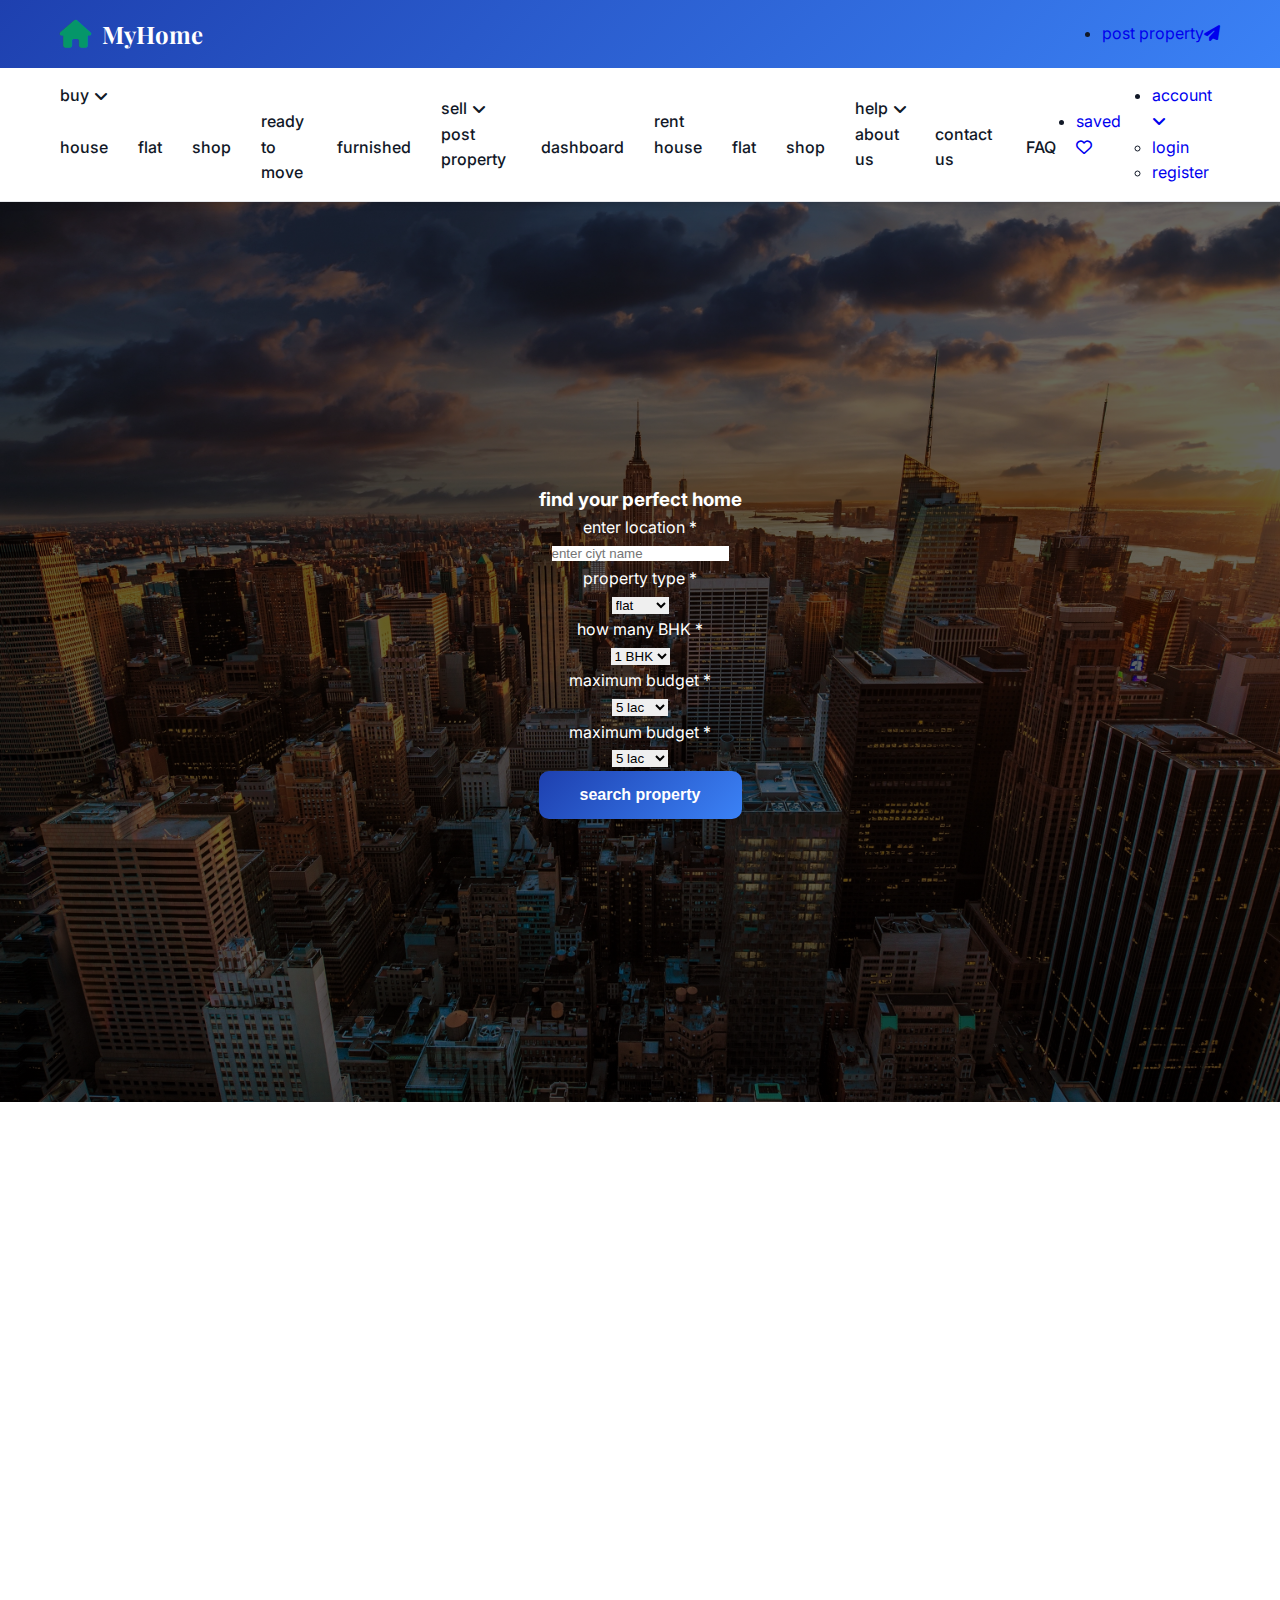
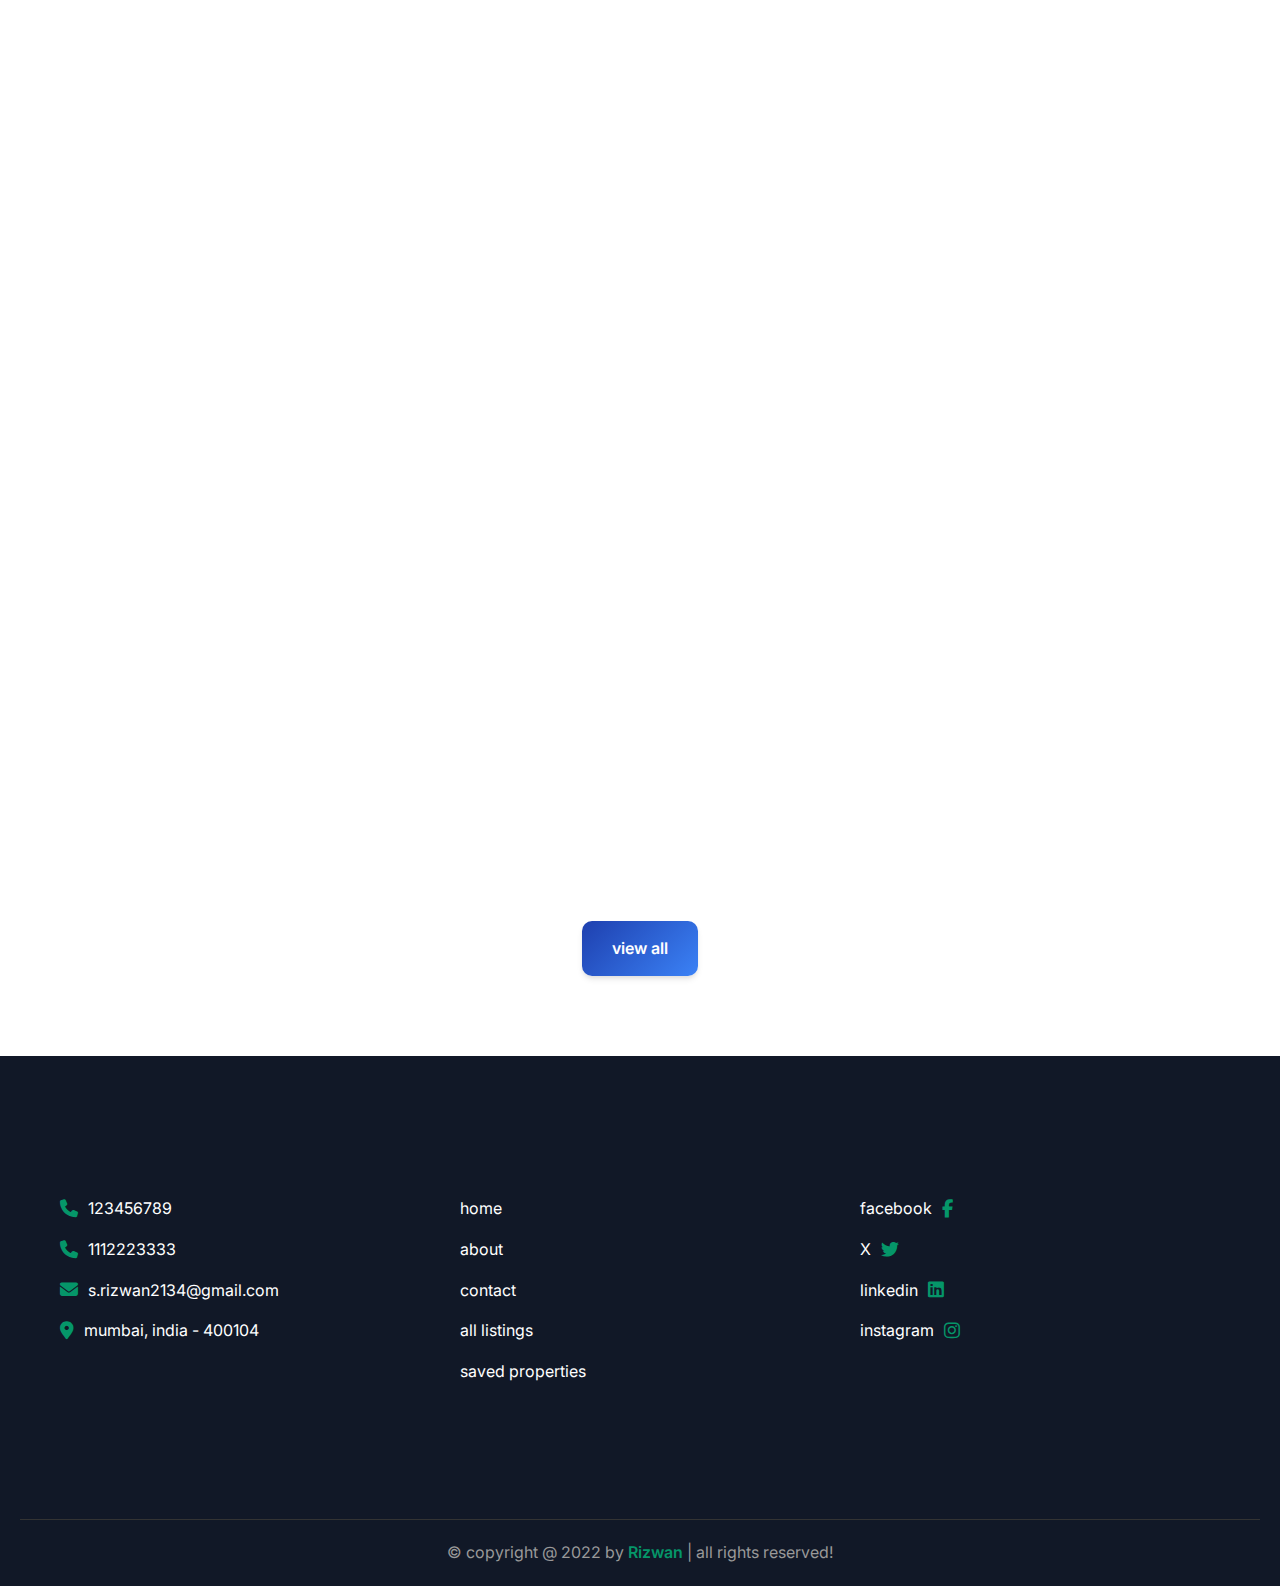
<file: index.html>
<!DOCTYPE html>
<html lang="en">
<head>
   <meta charset="UTF-8">
   <meta http-equiv="X-UA-Compatible" content="IE=edge">
   <meta name="viewport" content="width=device-width, initial-scale=1.0">
   <title>Home</title>

   <!-- font awesome cdn link  -->
   <link rel="stylesheet" href="https://cdnjs.cloudflare.com/ajax/libs/font-awesome/6.2.0/css/all.min.css">

   <!-- custom css file link  -->
   <link rel="stylesheet" href="css\style.css">

</head>
<body>
   
<!-- header section starts  -->

<header class="header">

   <nav class="navbar nav-1">
      <section class="flex">
         <a href="home.html" class="logo"><i class="fas fa-house"></i>MyHome</a>

         <ul>
            <li><a href="#">post property<i class="fas fa-paper-plane"></i></a></li>
         </ul>
      </section>
   </nav>

   <nav class="navbar nav-2">
      <section class="flex">
         <div id="menu-btn" class="fas fa-bars"></div>

         <div class="menu">
            <ul>
               <li><a href="buy.html">buy<i class="fas fa-angle-down"></i></a>
                  <ul>
                     <li><a href="house.html">house</a></li>
                     <li><a href="flat.html">flat</a></li>
                     <li><a href="shop.html">shop</a></li>
                     <li><a href="readytomove.html">ready to move</a></li>
                     <li><a href="furnished.html">furnished</a></li>
                  </ul>
               </li>
               <li><a href="#">sell<i class="fas fa-angle-down"></i></a>
                  <ul>
                     <li><a href="#">post property</a></li>
                     <li><a href="#">dashboard</a></li>
                  </ul>
               </li>
               <li><a href="#">rent</a>
                  <ul>
                     <li><a href="#">house</a></li>
                     <li><a href="#">flat</a></li>
                     <li><a href="#">shop</a></li>
                  </ul>
               </li>
               <li><a href="#">help<i class="fas fa-angle-down"></i></a>
                  <ul>
                     <li><a href="about.html">about us</a></i></li>
                     <li><a href="contact.html">contact us</a></i></li>
                     <li><a href="contact.html#faq">FAQ</a></i></li>
                  </ul>
               </li>
            </ul>
         </div>

         <ul>
            <li><a href="#">saved <i class="far fa-heart"></i></a></li>
            <li><a href="#">account <i class="fas fa-angle-down"></i></a>
               <ul>
                  <li><a href="login.html">login</a></li>
                  <li><a href="register.html">register</a></li>
               </ul>
            </li>
         </ul>
      </section>
   </nav>

</header>

<!-- header section ends -->

<!-- home section starts  -->

<div class="home">

   <section class="center">

      <form action="search.html" method="post">
         <h3>find your perfect home</h3>
         <div class="box">
            <p>enter location <span>*</span></p>
            <input type="text" name="location" required maxlength="50" placeholder="enter ciyt name" class="input">
         </div>
         <div class="flex">
            <div class="box">
               <p>property type <span>*</span></p>
               <select name="type" class="input" required>
                  <option value="flat">flat</option>
                  <option value="house">house</option>
                  <option value="shop">shop</option>
               </select>
            </div>
            <div class="box">
               <p>how many BHK <span>*</span></p>
               <select name="bhk" class="input" required>
                  <option value="1">1 BHK</option>
                  <option value="2">2 BHK</option>
                  <option value="3">3 BHK</option>
                  <option value="4">4 BHK</option>
                  <option value="5">5 BHK</option>
                  <option value="6">6 BHK</option>
                  <option value="7">7 BHK</option>
                  <option value="8">8 BHK</option>
                  <option value="9">9 BHK</option>
               </select>
            </div>
            <div class="box">
               <p>maximum budget <span>*</span></p>
               <select name="minimum" class="input" required>
                  <option value="5000000">5 lac</option>
                  <option value="1000000">10 lac</option>
                  <option value="2000000">20 lac</option>
                  <option value="3000000">30 lac</option>
                  <option value="4000000">40 lac</option>
                  <option value="4000000">40 lac</option>
                  <option value="5000000">50 lac</option>
                  <option value="6000000">60 lac</option>
                  <option value="7000000">70 lac</option>
                  <option value="8000000">80 lac</option>
                  <option value="9000000">90 lac</option>
                  <option value="10000000">1 Cr</option>
                  <option value="20000000">2 Cr</option>
                  <option value="30000000">3 Cr</option>
                  <option value="40000000">4 Cr</option>
                  <option value="50000000">5 Cr</option>
                  <option value="60000000">6 Cr</option>
                  <option value="70000000">7 Cr</option>
                  <option value="80000000">8 Cr</option>
                  <option value="90000000">9 Cr</option>
                  <option value="100000000">10 Cr</option>
                  <option value="150000000">15 Cr</option>
                  <option value="200000000">20 Cr</option>
               </select>
            </div>
            <div class="box">
               <p>maximum budget <span>*</span></p>
               <select name="maximum" class="input" required>
                  <option value="5000000">5 lac</option>
                  <option value="1000000">10 lac</option>
                  <option value="2000000">20 lac</option>
                  <option value="3000000">30 lac</option>
                  <option value="4000000">40 lac</option>
                  <option value="4000000">40 lac</option>
                  <option value="5000000">50 lac</option>
                  <option value="6000000">60 lac</option>
                  <option value="7000000">70 lac</option>
                  <option value="8000000">80 lac</option>
                  <option value="9000000">90 lac</option>
                  <option value="10000000">1 Cr</option>
                  <option value="20000000">2 Cr</option>
                  <option value="30000000">3 Cr</option>
                  <option value="40000000">4 Cr</option>
                  <option value="50000000">5 Cr</option>
                  <option value="60000000">6 Cr</option>
                  <option value="70000000">7 Cr</option>
                  <option value="80000000">8 Cr</option>
                  <option value="90000000">9 Cr</option>
                  <option value="100000000">10 Cr</option>
                  <option value="150000000">15 Cr</option>
                  <option value="200000000">20 Cr</option>
               </select>
            </div>
         </div>
         <input type="submit" value="search property" name="search" class="btn">
      </form>

   </section>

</div>

<!-- home section ends -->

<!-- services section starts  -->

<!--<section class="services">

   <h1 class="heading">our services</h1>

   <div class="box-container">

      <div class="box">
         <img src="images/icon-1.png" alt="">
         <h3>buy house</h3>
         <p>Lorem ipsum dolor sit amet consectetur, adipisicing elit. Doloremque, incidunt.</p>
      </div>

      <div class="box">
         <img src="images/icon-2.png" alt="">
         <h3>rent house</h3>
         <p>Lorem ipsum dolor sit amet consectetur, adipisicing elit. Doloremque, incidunt.</p>
      </div>

      <div class="box">
         <img src="images/icon-3.png" alt="">
         <h3>sell house</h3>
         <p>Lorem ipsum dolor sit amet consectetur, adipisicing elit. Doloremque, incidunt.</p>
      </div>

      <div class="box">
         <img src="images/icon-4.png" alt="">
         <h3>flats and buildings</h3>
         <p>Lorem ipsum dolor sit amet consectetur, adipisicing elit. Doloremque, incidunt.</p>
      </div>

      <div class="box">
         <img src="images/icon-5.png" alt="">
         <h3>shops and malls</h3>
         <p>Lorem ipsum dolor sit amet consectetur, adipisicing elit. Doloremque, incidunt.</p>
      </div>

      <div class="box">
         <img src="images/icon-6.png" alt="">
         <h3>24/7 service</h3>
         <p>Lorem ipsum dolor sit amet consectetur, adipisicing elit. Doloremque, incidunt.</p>
      </div>

   </div>

</section> -->

<!-- services section ends -->

<!-- listings section starts  -->

<section class="listings">

   <h1 class="heading">latest listings</h1>

   <div class="box-container">

      <div class="box">
         <div class="admin">
            <h3>j</h3>
            <div>
               <p>john deo</p>
               <span>10-11-2022</span>
            </div>
         </div>
         <div class="thumb">
            <p class="total-images"><i class="far fa-image"></i><span>4</span></p>
            <p class="type"><span>house</span><span>sale</span></p>
            <form action="" method="post" class="save">
               <button type="submit" name="save" class="far fa-heart"></button>
            </form>
            <img src="images/house-img-1.webp" alt="">
         </div>
         <h3 class="name">modern flats and appartments</h3>
         <p class="location"><i class="fas fa-map-marker-alt"></i><span>andheri, mumbai, india - 401303</span></p>
         <div class="flex">
            <p><i class="fas fa-bed"></i><span>3</span></p>
            <p><i class="fas fa-bath"></i><span>2</span></p>
            <p><i class="fas fa-maximize"></i><span>750sqft</span></p>
         </div>
         <a href="view_property.html" class="btn">view property</a>
      </div>

      <div class="box">
         <div class="admin">
            <h3>j</h3>
            <div>
               <p>john deo</p>
               <span>10-11-2022</span>
            </div>
         </div>
         <div class="thumb">
            <p class="total-images"><i class="far fa-image"></i><span>4</span></p>
            <p class="type"><span>flat</span><span>sale</span></p>
            <form action="" method="post" class="save">
               <button type="submit" name="save" class="far fa-heart"></button>
            </form>
            <img src="images/house-img-2.webp" alt="">
         </div>
         <h3 class="name">modern flats and appartments</h3>
         <p class="location"><i class="fas fa-map-marker-alt"></i><span>andheri, mumbai, india - 401303</span></p>
         <div class="flex">
            <p><i class="fas fa-bed"></i><span>3</span></p>
            <p><i class="fas fa-bath"></i><span>2</span></p>
            <p><i class="fas fa-maximize"></i><span>750sqft</span></p>
         </div>
         <a href="view_property.html" class="btn">view property</a>
      </div>

      <div class="box">
         <div class="admin">
            <h3>j</h3>
            <div>
               <p>john deo</p>
               <span>10-11-2022</span>
            </div>
         </div>
         <div class="thumb">
            <p class="total-images"><i class="far fa-image"></i><span>4</span></p>
            <p class="type"><span>flat</span><span>sale</span></p>
            <form action="" method="post" class="save">
               <button type="submit" name="save" class="far fa-heart"></button>
            </form>
            <img src="images/house-img-3.jpg" alt="">
         </div>
         <h3 class="name">modern flats and appartments</h3>
         <p class="location"><i class="fas fa-map-marker-alt"></i><span>andheri, mumbai, india - 401303</span></p>
         <div class="flex">
            <p><i class="fas fa-bed"></i><span>3</span></p>
            <p><i class="fas fa-bath"></i><span>2</span></p>
            <p><i class="fas fa-maximize"></i><span>750sqft</span></p>
         </div>
         <a href="view_property.html" class="btn">view property</a>
      </div>

   </div>

   <div style="margin-top: 2rem; text-align:center;">
      <a href="listings.html" class="inline-btn">view all</a>
   </div>

</section>

<!-- listings section ends -->










<!-- footer section starts  -->

<footer class="footer">

   <section class="flex">

      <div class="box">
         <a href="tel:1234567890"><i class="fas fa-phone"></i><span>123456789</span></a>
         <a href="tel:1112223333"><i class="fas fa-phone"></i><span>1112223333</span></a>
         <a href="mailto:s.rizwan2134@gmail.com"><i class="fas fa-envelope"></i><span>s.rizwan2134@gmail.com</span></a>
         <a href="#"><i class="fas fa-map-marker-alt"></i><span>mumbai, india - 400104</span></a>
      </div>

      <div class="box">
         <a href="home.html"><span>home</span></a>
         <a href="about.html"><span>about</span></a>
         <a href="contact.html"><span>contact</span></a>
         <a href="listings.html"><span>all listings</span></a>
         <a href="#"><span>saved properties</span></a>
      </div>

      <div class="box">
         <a href="https://www.facebook.com/" target="_blank"><span>facebook</span><i class="fab fa-facebook-f"></i></a>
         <a href="#"><span>X</span><i class="fab fa-twitter"></i></a>
         <a href="#"><span>linkedin</span><i class="fab fa-linkedin"></i></a>
         <a href="#"><span>instagram</span><i class="fab fa-instagram"></i></a>

      </div>

   </section>

   <div class="credit">&copy; copyright @ 2022 by <span>Rizwan</span> | all rights reserved!</div>

</footer>

<!-- footer section ends -->


<!-- custom js file link  -->
<script src="js/script.js"></script>

</body>
</html>
</file>
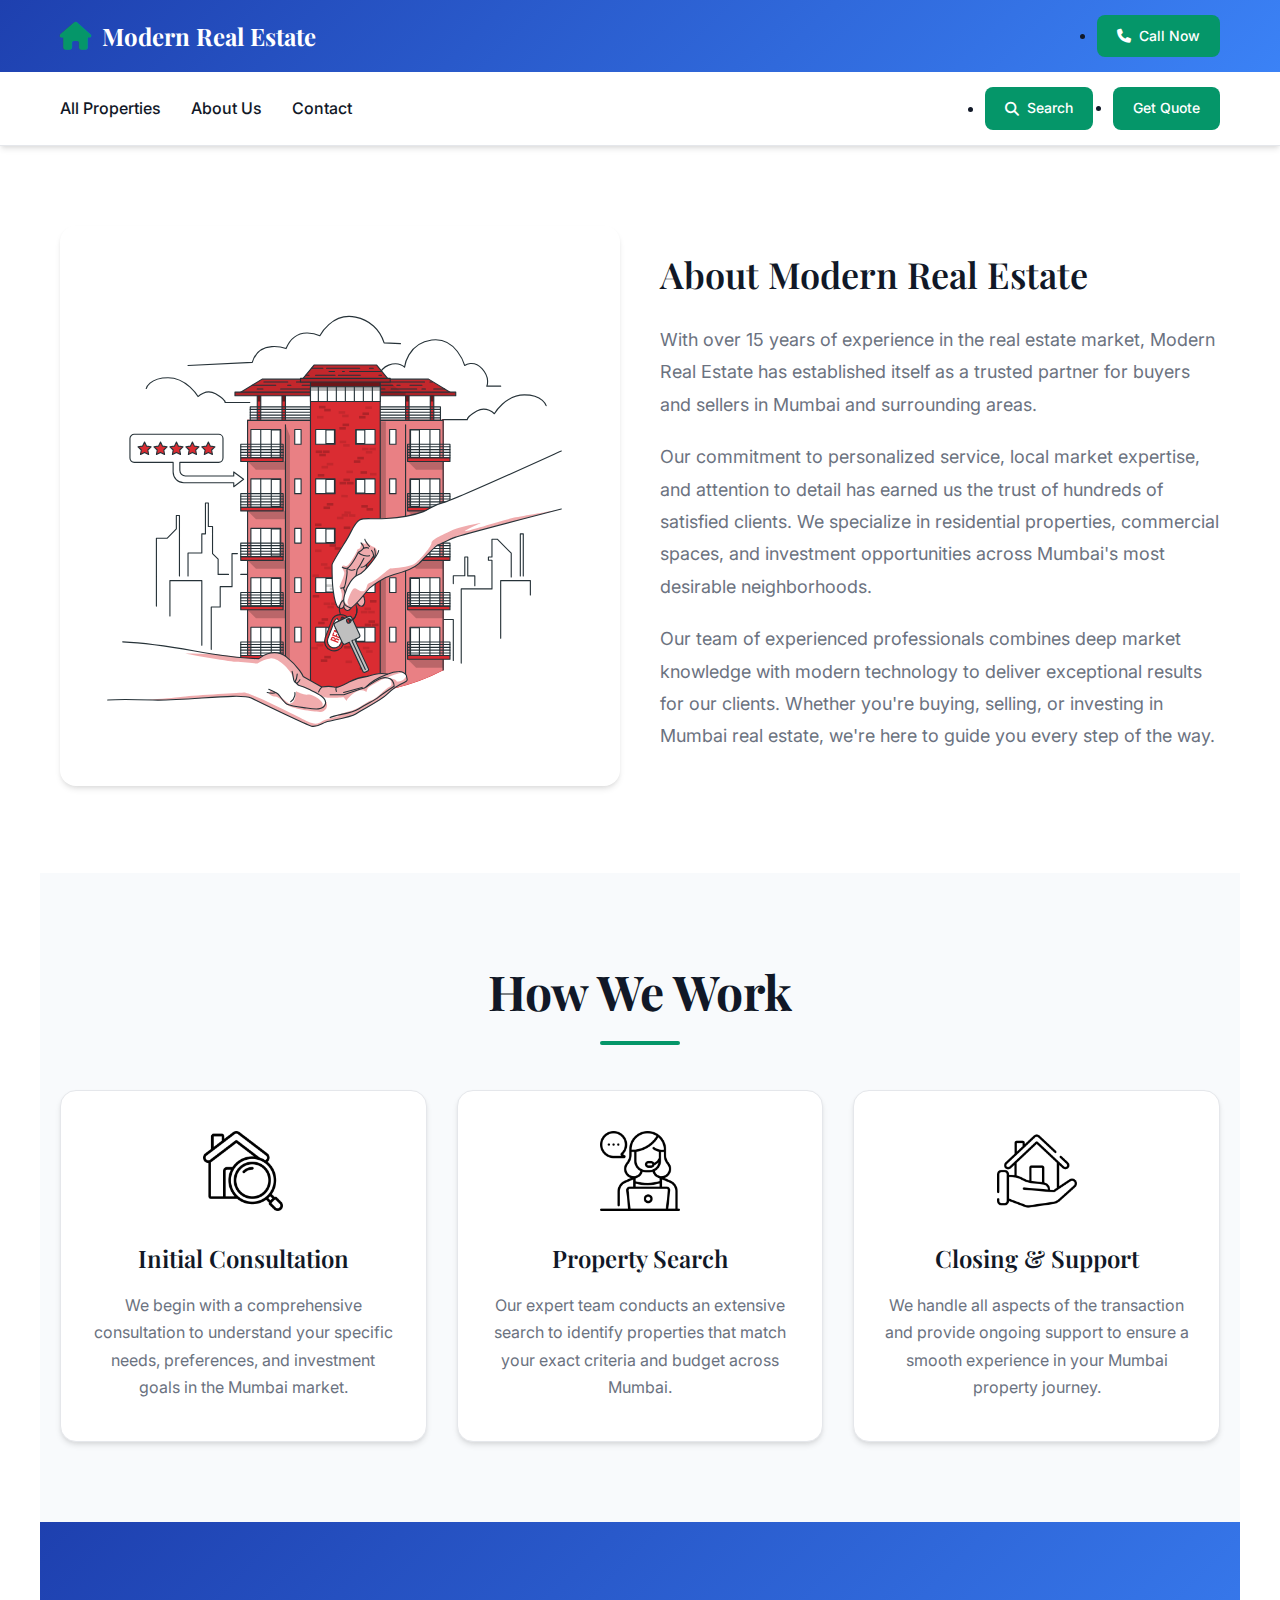
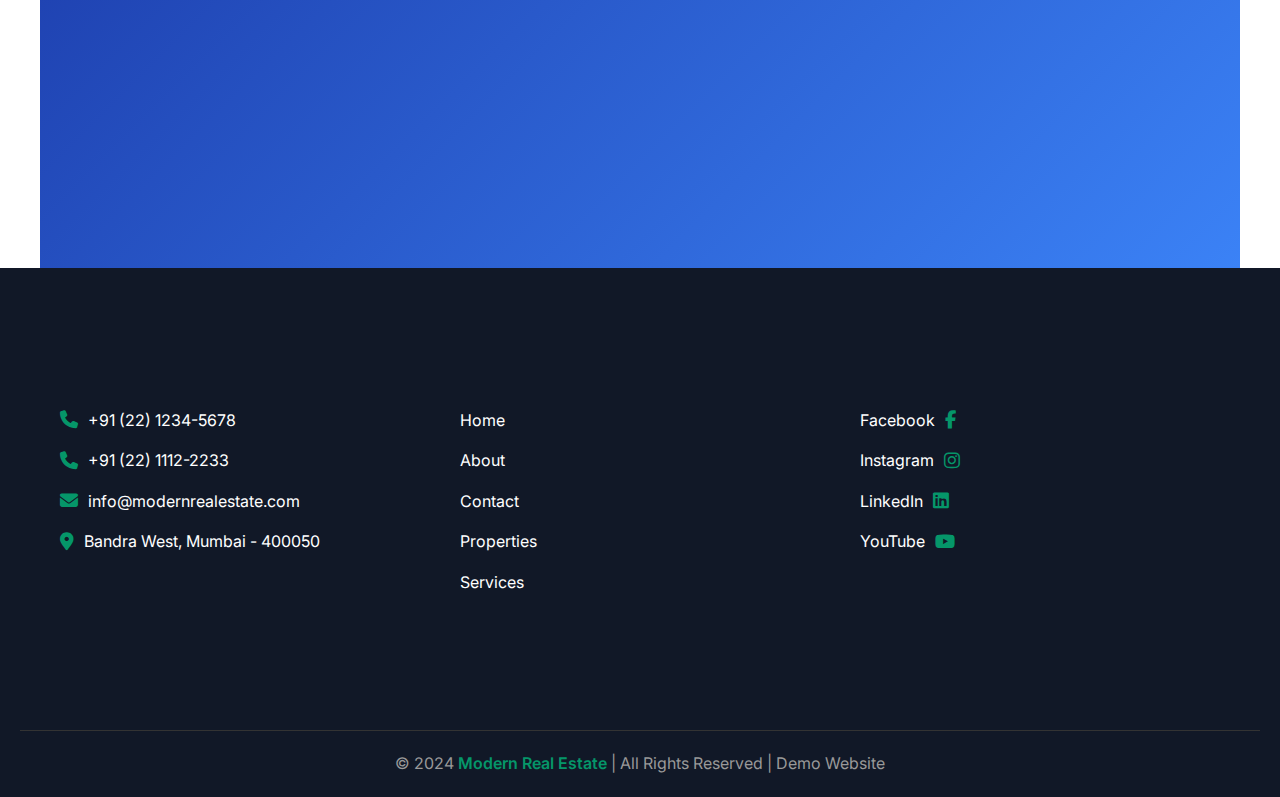
<file: about.html>
<!DOCTYPE html>
<html lang="en">
<head>
   <meta charset="UTF-8">
   <meta http-equiv="X-UA-Compatible" content="IE=edge">
   <meta name="viewport" content="width=device-width, initial-scale=1.0">
   <title>About Us - Modern Real Estate</title>

   <!-- font awesome cdn link  -->
   <link rel="stylesheet" href="https://cdnjs.cloudflare.com/ajax/libs/font-awesome/6.2.0/css/all.min.css">

   <!-- custom css file link  -->
   <link rel="stylesheet" href="css\style.css">

</head>
<body>
   
<!-- header section starts  -->

<header class="header">

   <nav class="navbar nav-1">
      <section class="flex">
         <a href="index.html" class="logo"><i class="fas fa-home"></i>Modern Real Estate</a>

         <ul>
            <li><a href="tel:+1234567890" class="contact-btn"><i class="fas fa-phone"></i>Call Now</a></li>
         </ul>
      </section>
   </nav>

   <nav class="navbar nav-2">
      <section class="flex">
         <div id="menu-btn" class="fas fa-bars"></div>

         <div class="menu">
            <ul>
               <li><a href="listings.html">All Properties</a></li>
               <li><a href="about.html">About Us</a></li>
               <li><a href="contact.html">Contact</a></li>
            </ul>
         </div>

         <ul>
            <li><a href="#" class="search-btn"><i class="fas fa-search"></i>Search</a></li>
            <li><a href="contact.html" class="contact-nav">Get Quote</a></li>
         </ul>
      </section>
   </nav>

</header>

<!-- header section ends -->

<!-- about section starts  -->

<section class="about">
   <div class="row">
      <div class="image">
         <img src="images/about-img.svg" alt="About Modern Real Estate">
      </div>
      <div class="content">
         <h3>About Modern Real Estate</h3>
         <p>With over 15 years of experience in the real estate market, Modern Real Estate has established itself as a trusted partner for buyers and sellers in Mumbai and surrounding areas.</p>
         <p>Our commitment to personalized service, local market expertise, and attention to detail has earned us the trust of hundreds of satisfied clients. We specialize in residential properties, commercial spaces, and investment opportunities across Mumbai's most desirable neighborhoods.</p>
         <p>Our team of experienced professionals combines deep market knowledge with modern technology to deliver exceptional results for our clients. Whether you're buying, selling, or investing in Mumbai real estate, we're here to guide you every step of the way.</p>
      </div>
   </div>
</section>

<!-- about section ends -->

<!-- steps section starts  -->

<section class="steps">
   <h1 class="heading">How We Work</h1>
   <div class="box-container">
      <div class="box">
         <img src="images/step-1.png" alt="Step 1">
         <h3>Initial Consultation</h3>
         <p>We begin with a comprehensive consultation to understand your specific needs, preferences, and investment goals in the Mumbai market.</p>
      </div>
      <div class="box">
         <img src="images/step-2.png" alt="Step 2">
         <h3>Property Search</h3>
         <p>Our expert team conducts an extensive search to identify properties that match your exact criteria and budget across Mumbai.</p>
      </div>
      <div class="box">
         <img src="images/step-3.png" alt="Step 3">
         <h3>Closing & Support</h3>
         <p>We handle all aspects of the transaction and provide ongoing support to ensure a smooth experience in your Mumbai property journey.</p>
      </div>
   </div>
</section>

<!-- steps section ends -->

<!-- stats section starts  -->

<section class="stats">
   <div class="stats-container">
      <div class="stat-item">
         <i class="fas fa-home"></i>
         <h3>200+</h3>
         <p>Properties Sold</p>
      </div>
      <div class="stat-item">
         <i class="fas fa-users"></i>
         <h3>500+</h3>
         <p>Happy Clients</p>
      </div>
      <div class="stat-item">
         <i class="fas fa-award"></i>
         <h3>15+</h3>
         <p>Years Experience</p>
      </div>
      <div class="stat-item">
         <i class="fas fa-star"></i>
         <h3>4.8</h3>
         <p>Client Rating</p>
      </div>
   </div>
</section>

<!-- stats section ends -->

<!-- footer section starts  -->

<footer class="footer">
   <section class="flex">
      <div class="box">
         <a href="tel:1234567890"><i class="fas fa-phone"></i><span>+91 (22) 1234-5678</span></a>
         <a href="tel:1112223333"><i class="fas fa-phone"></i><span>+91 (22) 1112-2233</span></a>
         <a href="mailto:info@modernrealestate.com"><i class="fas fa-envelope"></i><span>info@modernrealestate.com</span></a>
         <a href="#"><i class="fas fa-map-marker-alt"></i><span>Bandra West, Mumbai - 400050</span></a>
      </div>

      <div class="box">
         <a href="index.html"><span>Home</span></a>
         <a href="about.html"><span>About</span></a>
         <a href="contact.html"><span>Contact</span></a>
         <a href="listings.html"><span>Properties</span></a>
         <a href="#"><span>Services</span></a>
      </div>

      <div class="box">
         <a href="https://www.facebook.com/" target="_blank"><span>Facebook</span><i class="fab fa-facebook-f"></i></a>
         <a href="#"><span>Instagram</span><i class="fab fa-instagram"></i></a>
         <a href="#"><span>LinkedIn</span><i class="fab fa-linkedin"></i></a>
         <a href="#"><span>YouTube</span><i class="fab fa-youtube"></i></a>
      </div>
   </section>

   <div class="credit">&copy; 2024 <span>Modern Real Estate</span> | All Rights Reserved | Demo Website</div>
</footer>

<!-- footer section ends -->

<!-- custom js file link  -->
<script src="js/script.js"></script>

</body>
</html>
</file>
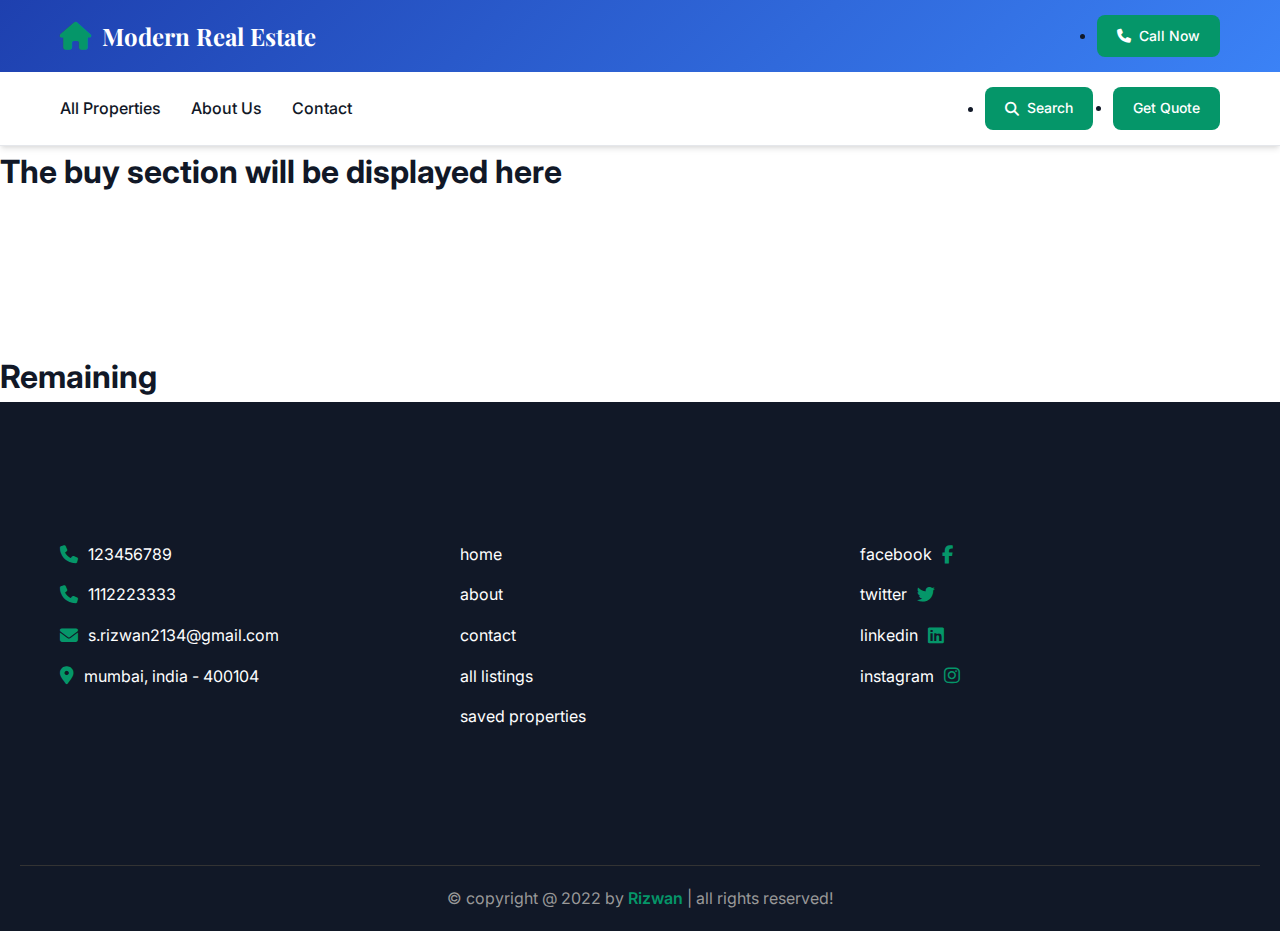
<file: buy.html>
<!DOCTYPE html>
<html lang="en">
<head>
   <meta charset="UTF-8">
   <meta http-equiv="X-UA-Compatible" content="IE=edge">
   <meta name="viewport" content="width=device-width, initial-scale=1.0">
   <title>Buy Properties - Modern Real Estate</title>

   <!-- font awesome cdn link  -->
   <link rel="stylesheet" href="https://cdnjs.cloudflare.com/ajax/libs/font-awesome/6.2.0/css/all.min.css">

   <!-- custom css file link  -->
   <link rel="stylesheet" href="css/style.css">

</head>
<body>
   
<!-- header section starts  -->

<header class="header">

   <nav class="navbar nav-1">
      <section class="flex">
         <a href="index.html" class="logo"><i class="fas fa-home"></i>Modern Real Estate</a>

         <ul>
            <li><a href="tel:+1234567890" class="contact-btn"><i class="fas fa-phone"></i>Call Now</a></li>
         </ul>
      </section>
   </nav>

   <nav class="navbar nav-2">
      <section class="flex">
         <div id="menu-btn" class="fas fa-bars"></div>

         <div class="menu">
            <ul>
               <li><a href="listings.html">All Properties</a></li>
               <li><a href="about.html">About Us</a></li>
               <li><a href="contact.html">Contact</a></li>
            </ul>
         </div>

         <ul>
            <li><a href="#" class="search-btn"><i class="fas fa-search"></i>Search</a></li>
            <li><a href="contact.html" class="contact-nav">Get Quote</a></li>
         </ul>
      </section>
   </nav>

</header>

<!-- header section ends -->



<h1>The buy section will be displayed here<h1>


<br>
<br>
<br>


<h1>Remaining </h1>






<!-- footer section starts  -->

<footer class="footer">

   <section class="flex">

      <div class="box">
         <a href="tel:1234567890"><i class="fas fa-phone"></i><span>123456789</span></a>
         <a href="tel:1112223333"><i class="fas fa-phone"></i><span>1112223333</span></a>
         <a href="mailto:s.rizwan2134@gmail.com"><i class="fas fa-envelope"></i><span>s.rizwan2134@gmail.com</span></a>
         <a href="#"><i class="fas fa-map-marker-alt"></i><span>mumbai, india - 400104</span></a>
      </div>

      <div class="box">
         <a href="index.html"><span>home</span></a>
         <a href="about.html"><span>about</span></a>
         <a href="contact.html"><span>contact</span></a>
         <a href="listings.html"><span>all listings</span></a>
         <a href="#"><span>saved properties</span></a>
      </div>

      <div class="box">
         <a href="#"><span>facebook</span><i class="fab fa-facebook-f"></i></a>
         <a href="#"><span>twitter</span><i class="fab fa-twitter"></i></a>
         <a href="#"><span>linkedin</span><i class="fab fa-linkedin"></i></a>
         <a href="#"><span>instagram</span><i class="fab fa-instagram"></i></a>

      </div>

   </section>

   <div class="credit">&copy; copyright @ 2022 by <span>Rizwan</span> | all rights reserved!</div>

</footer>

<!-- footer section ends -->


<!-- custom js file link  -->
<script src="js/script.js"></script>

</body>
</html>
</file>
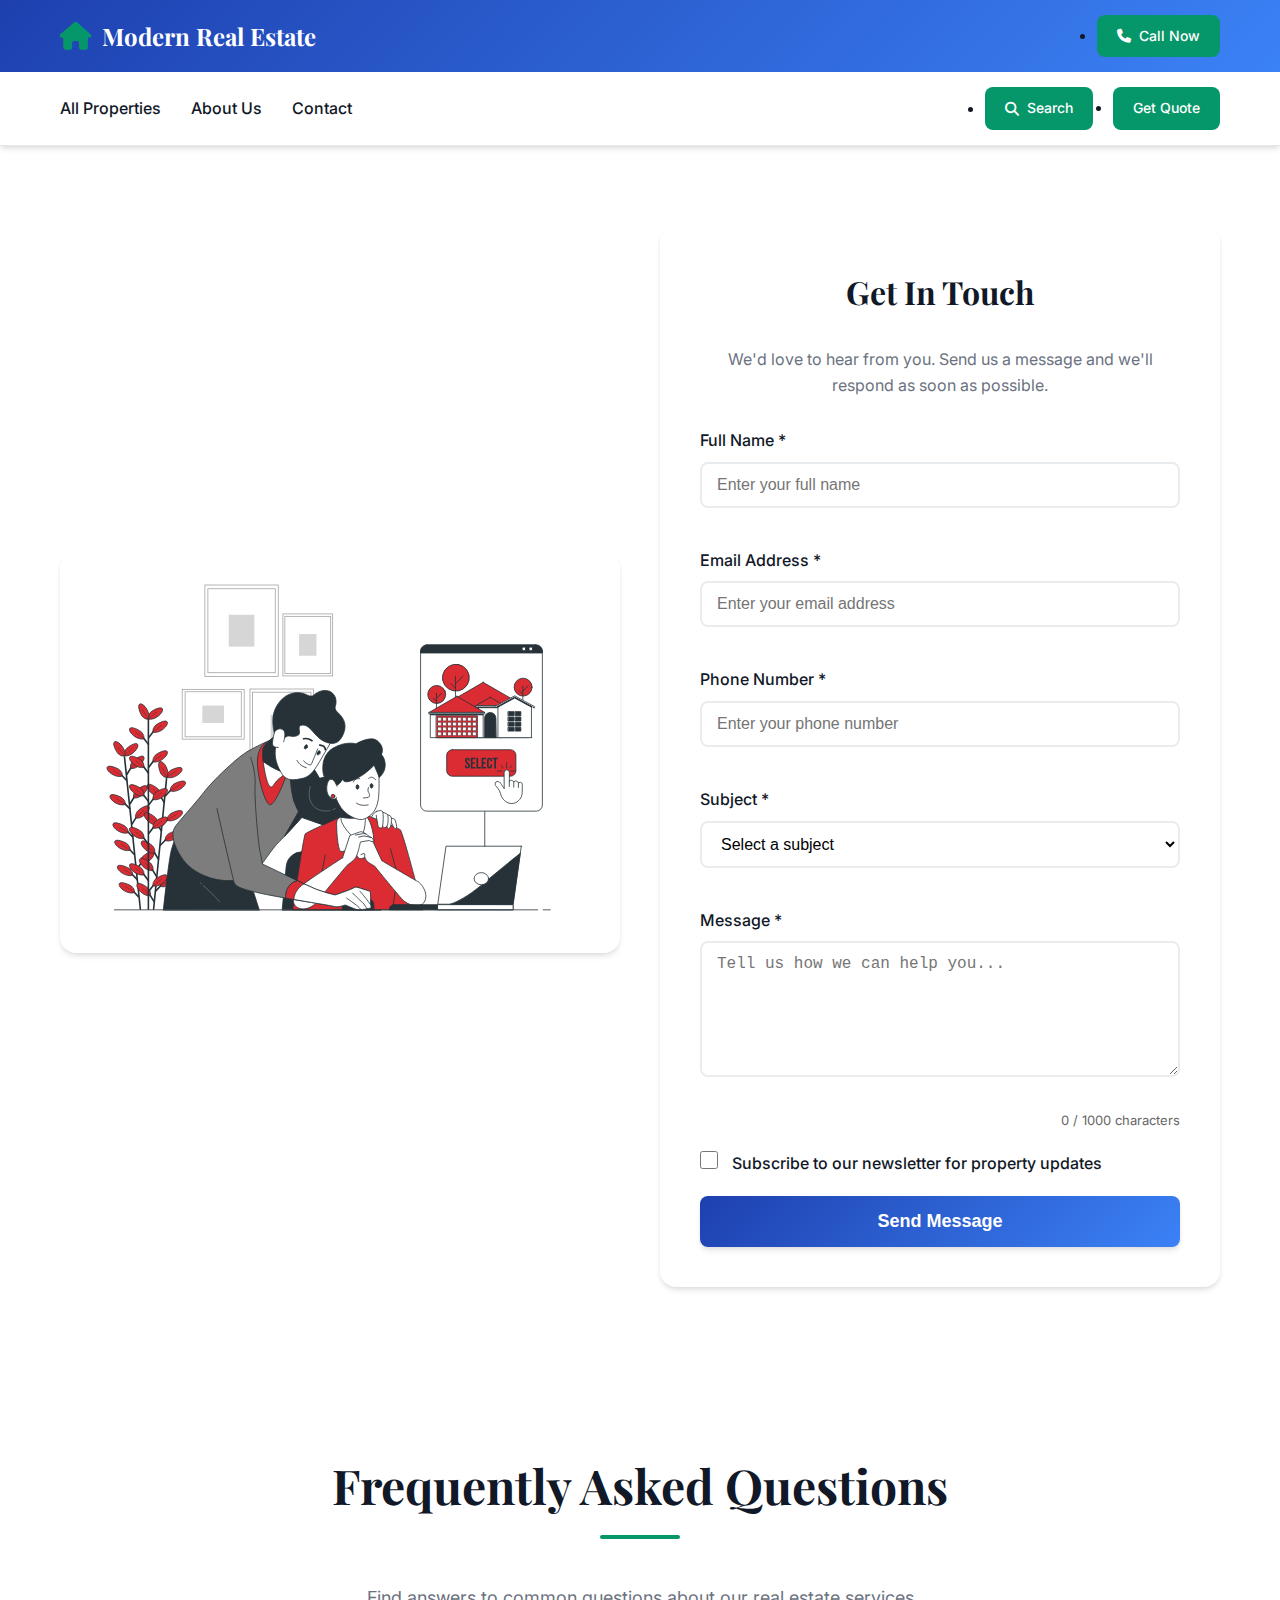
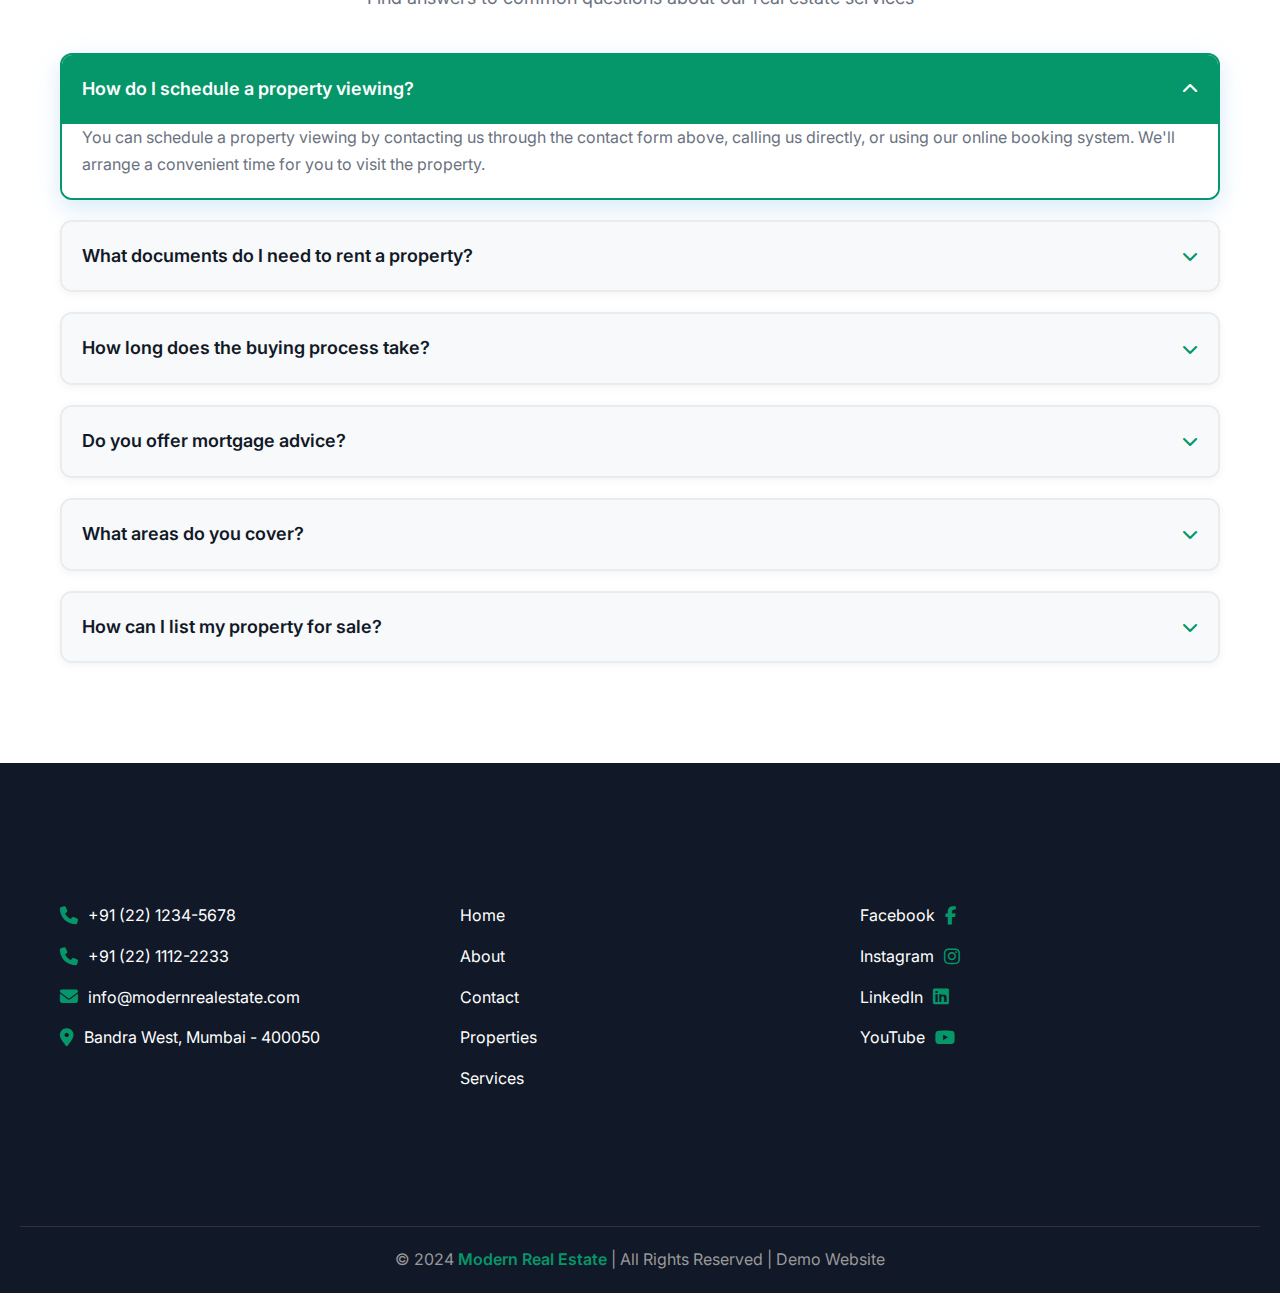
<file: contact.html>
<!DOCTYPE html>
<html lang="en">
<head>
   <meta charset="UTF-8">
   <meta http-equiv="X-UA-Compatible" content="IE=edge">
   <meta name="viewport" content="width=device-width, initial-scale=1.0">
   <title>Contact Us - Modern Real Estate</title>

   <!-- font awesome cdn link  -->
   <link rel="stylesheet" href="https://cdnjs.cloudflare.com/ajax/libs/font-awesome/6.2.0/css/all.min.css">

   <!-- custom css file link  -->
   <link rel="stylesheet" href="css/style.css">

</head>
<body>
   
<!-- header section starts  -->

<header class="header">

   <nav class="navbar nav-1">
      <section class="flex">
         <a href="index.html" class="logo"><i class="fas fa-home"></i>Modern Real Estate</a>

         <ul>
            <li><a href="tel:+1234567890" class="contact-btn"><i class="fas fa-phone"></i>Call Now</a></li>
         </ul>
      </section>
   </nav>

   <nav class="navbar nav-2">
      <section class="flex">
         <div id="menu-btn" class="fas fa-bars"></div>

         <div class="menu">
            <ul>
               <li><a href="listings.html">All Properties</a></li>
               <li><a href="about.html">About Us</a></li>
               <li><a href="contact.html">Contact</a></li>
            </ul>
         </div>

         <ul>
            <li><a href="#" class="search-btn"><i class="fas fa-search"></i>Search</a></li>
            <li><a href="contact.html" class="contact-nav">Get Quote</a></li>
         </ul>
      </section>
   </nav>

</header>

<!-- header section ends -->

<!-- contact section starts  -->

<section class="contact">

   <div class="row">
      <div class="image">
         <img src="images/contact-img.svg" alt="Contact Us">
      </div>
      <form action="" method="post" id="contact-form">
         <h3>Get In Touch</h3>
         <p class="form-subtitle">We'd love to hear from you. Send us a message and we'll respond as soon as possible.</p>
         
         <div class="form-group">
            <label for="name">Full Name *</label>
            <input type="text" name="name" id="name" required maxlength="50" placeholder="Enter your full name" class="box">
            <span class="error-message" id="name-error"></span>
         </div>
         
         <div class="form-group">
            <label for="email">Email Address *</label>
            <input type="email" name="email" id="email" required maxlength="50" placeholder="Enter your email address" class="box">
            <span class="error-message" id="email-error"></span>
         </div>
         
         <div class="form-group">
            <label for="phone">Phone Number *</label>
            <input type="tel" name="phone" id="phone" required maxlength="15" placeholder="Enter your phone number" class="box">
            <span class="error-message" id="phone-error"></span>
         </div>
         
         <div class="form-group">
            <label for="subject">Subject *</label>
            <select name="subject" id="subject" required class="box">
               <option value="">Select a subject</option>
               <option value="general">General Inquiry</option>
               <option value="property">Property Information</option>
               <option value="viewing">Schedule Viewing</option>
               <option value="support">Technical Support</option>
               <option value="other">Other</option>
            </select>
            <span class="error-message" id="subject-error"></span>
         </div>
         
         <div class="form-group">
            <label for="message">Message *</label>
            <textarea name="message" id="message" placeholder="Tell us how we can help you..." required maxlength="1000" rows="6" class="box"></textarea>
            <span class="error-message" id="message-error"></span>
            <div class="char-count">
               <span id="char-count">0</span> / 1000 characters
            </div>
         </div>
         
         <div class="form-group">
            <label class="checkbox-label">
               <input type="checkbox" name="newsletter" id="newsletter">
               <span class="checkmark"></span>
               Subscribe to our newsletter for property updates
            </label>
         </div>
         
         <button type="submit" class="btn" id="submit-btn">
            <span class="btn-text">Send Message</span>
            <span class="btn-loading" style="display: none;">
               <i class="fas fa-spinner fa-spin"></i> Sending...
            </span>
         </button>
         
         <div class="form-success" id="form-success" style="display: none;">
            <i class="fas fa-check-circle"></i>
            <h4>Message Sent Successfully!</h4>
            <p>Thank you for contacting us. We'll get back to you within 24 hours.</p>
         </div>
      </form>
   </div>

</section>

<!-- contact section ends -->

<!-- faq section starts  -->

<section class="faq" id="faq">

   <h1 class="heading">Frequently Asked Questions</h1>
   <p class="section-subtitle">Find answers to common questions about our real estate services</p>

   <div class="box-container">

      <div class="box">
         <div class="faq-header" onclick="toggleFAQ(this)">
            <h3>How do I schedule a property viewing?</h3>
            <i class="fas fa-chevron-down"></i>
         </div>
         <div class="faq-content">
            <p>You can schedule a property viewing by contacting us through the contact form above, calling us directly, or using our online booking system. We'll arrange a convenient time for you to visit the property.</p>
         </div>
      </div>

      <div class="box">
         <div class="faq-header" onclick="toggleFAQ(this)">
            <h3>What documents do I need to rent a property?</h3>
            <i class="fas fa-chevron-down"></i>
         </div>
         <div class="faq-content">
            <p>Typically, you'll need proof of income, bank statements, references from previous landlords, and a valid ID. We'll provide you with a complete list based on your specific situation.</p>
         </div>
      </div>

      <div class="box">
         <div class="faq-header" onclick="toggleFAQ(this)">
            <h3>How long does the buying process take?</h3>
            <i class="fas fa-chevron-down"></i>
         </div>
         <div class="faq-content">
            <p>The buying process usually takes 4-8 weeks from offer acceptance to completion, depending on various factors like mortgage approval, legal work, and property chain.</p>
         </div>
      </div>

      <div class="box">
         <div class="faq-header" onclick="toggleFAQ(this)">
            <h3>Do you offer mortgage advice?</h3>
            <i class="fas fa-chevron-down"></i>
         </div>
         <div class="faq-content">
            <p>Yes, we work with qualified mortgage advisors who can help you find the best mortgage deals and guide you through the application process.</p>
         </div>
      </div>

      <div class="box">
         <div class="faq-header" onclick="toggleFAQ(this)">
            <h3>What areas do you cover?</h3>
            <i class="fas fa-chevron-down"></i>
         </div>
         <div class="faq-content">
            <p>We primarily cover Mumbai and surrounding areas including Navi Mumbai, Thane, and nearby suburbs. Contact us to confirm coverage for your specific location.</p>
         </div>
      </div>

      <div class="box">
         <div class="faq-header" onclick="toggleFAQ(this)">
            <h3>How can I list my property for sale?</h3>
            <i class="fas fa-chevron-down"></i>
         </div>
         <div class="faq-content">
            <p>To list your property, simply contact us through the form above or call us directly. We'll arrange a property valuation and discuss our marketing strategies to get you the best price.</p>
         </div>
      </div>

   </div>

</section>

<!-- faq section ends -->

<!-- footer section starts  -->

<footer class="footer">

   <section class="flex">

      <div class="box">
         <a href="tel:1234567890"><i class="fas fa-phone"></i><span>+91 (22) 1234-5678</span></a>
         <a href="tel:1112223333"><i class="fas fa-phone"></i><span>+91 (22) 1112-2233</span></a>
         <a href="mailto:info@modernrealestate.com"><i class="fas fa-envelope"></i><span>info@modernrealestate.com</span></a>
         <a href="#"><i class="fas fa-map-marker-alt"></i><span>Bandra West, Mumbai - 400050</span></a>
      </div>

      <div class="box">
         <a href="index.html"><span>Home</span></a>
         <a href="about.html"><span>About</span></a>
         <a href="contact.html"><span>Contact</span></a>
         <a href="listings.html"><span>Properties</span></a>
         <a href="#"><span>Services</span></a>
      </div>

      <div class="box">
         <a href="https://www.facebook.com/" target="_blank"><span>Facebook</span><i class="fab fa-facebook-f"></i></a>
         <a href="#"><span>Instagram</span><i class="fab fa-instagram"></i></a>
         <a href="#"><span>LinkedIn</span><i class="fab fa-linkedin"></i></a>
         <a href="#"><span>YouTube</span><i class="fab fa-youtube"></i></a>
      </div>

   </section>

   <div class="credit">&copy; 2024 <span>Modern Real Estate</span> | All Rights Reserved | Demo Website</div>

</footer>

<!-- footer section ends -->

<!-- custom js file link  -->
<script src="js/script.js"></script>

<script>
// Enhanced Contact Form Functionality
document.addEventListener('DOMContentLoaded', function() {
    const form = document.getElementById('contact-form');
    const submitBtn = document.getElementById('submit-btn');
    const btnText = document.querySelector('.btn-text');
    const btnLoading = document.querySelector('.btn-loading');
    const formSuccess = document.getElementById('form-success');
    const messageTextarea = document.getElementById('message');
    const charCount = document.getElementById('char-count');
    
    // Character counter for message
    if (messageTextarea && charCount) {
        messageTextarea.addEventListener('input', function() {
            const remaining = this.value.length;
            charCount.textContent = remaining;
            
            if (remaining > 800) {
                charCount.style.color = '#ff6b6b';
            } else if (remaining > 600) {
                charCount.style.color = '#ffa726';
            } else {
                charCount.style.color = '#666';
            }
        });
    }
    
    // Form validation and submission
    if (form) {
        form.addEventListener('submit', function(e) {
            e.preventDefault();
            
            if (validateForm()) {
                submitForm();
            }
        });
    }
    
    // Real-time validation
    const inputs = form.querySelectorAll('input, select, textarea');
    inputs.forEach(input => {
        input.addEventListener('blur', function() {
            validateField(this);
        });
        
        input.addEventListener('input', function() {
            clearFieldError(this);
        });
    });
    
    function validateForm() {
        let isValid = true;
        
        // Validate each field
        inputs.forEach(input => {
            if (!validateField(input)) {
                isValid = false;
            }
        });
        
        return isValid;
    }
    
    function validateField(field) {
        const value = field.value.trim();
        const fieldName = field.name;
        const errorElement = document.getElementById(fieldName + '-error');
        
        clearFieldError(field);
        
        // Required field validation
        if (field.hasAttribute('required') && !value) {
            showFieldError(field, 'This field is required');
            return false;
        }
        
        // Specific validations
        switch (fieldName) {
            case 'name':
                if (value.length < 2) {
                    showFieldError(field, 'Name must be at least 2 characters');
                    return false;
                }
                if (!/^[a-zA-Z\s]+$/.test(value)) {
                    showFieldError(field, 'Name can only contain letters and spaces');
                    return false;
                }
                break;
                
            case 'email':
                if (!/^[^\s@]+@[^\s@]+\.[^\s@]+$/.test(value)) {
                    showFieldError(field, 'Please enter a valid email address');
                    return false;
                }
                break;
                
            case 'phone':
                if (!/^[\+]?[0-9\s\-\(\)]{10,15}$/.test(value)) {
                    showFieldError(field, 'Please enter a valid phone number');
                    return false;
                }
                break;
                
            case 'subject':
                if (value === '') {
                    showFieldError(field, 'Please select a subject');
                    return false;
                }
                break;
                
            case 'message':
                if (value.length < 10) {
                    showFieldError(field, 'Message must be at least 10 characters');
                    return false;
                }
                break;
        }
        
        return true;
    }
    
    function showFieldError(field, message) {
        const errorElement = document.getElementById(field.name + '-error');
        if (errorElement) {
            errorElement.textContent = message;
            errorElement.style.display = 'block';
        }
        field.classList.add('error');
    }
    
    function clearFieldError(field) {
        const errorElement = document.getElementById(field.name + '-error');
        if (errorElement) {
            errorElement.textContent = '';
            errorElement.style.display = 'none';
        }
        field.classList.remove('error');
    }
    
    function submitForm() {
        // Show loading state
        btnText.style.display = 'none';
        btnLoading.style.display = 'inline-block';
        submitBtn.disabled = true;
        
        // Simulate form submission (replace with actual submission logic)
        setTimeout(() => {
            // Hide form and show success message
            form.style.display = 'none';
            formSuccess.style.display = 'block';
            
            // Reset form
            form.reset();
            charCount.textContent = '0';
            
            // Reset button state
            btnText.style.display = 'inline-block';
            btnLoading.style.display = 'none';
            submitBtn.disabled = false;
            
            // Hide success message after 5 seconds
            setTimeout(() => {
                formSuccess.style.display = 'none';
                form.style.display = 'block';
            }, 5000);
        }, 2000);
    }
});

// FAQ Toggle Functionality
function toggleFAQ(element) {
    const faqBox = element.parentElement;
    const content = faqBox.querySelector('.faq-content');
    const icon = element.querySelector('i');
    
    // Close all other FAQ items
    document.querySelectorAll('.faq .box').forEach(box => {
        if (box !== faqBox) {
            box.classList.remove('active');
            const otherContent = box.querySelector('.faq-content');
            const otherIcon = box.querySelector('.faq-header i');
            if (otherContent) otherContent.style.maxHeight = '0px';
            if (otherIcon) otherIcon.style.transform = 'rotate(0deg)';
        }
    });
    
    // Toggle current FAQ item
    faqBox.classList.toggle('active');
    
    if (faqBox.classList.contains('active')) {
        content.style.maxHeight = content.scrollHeight + 'px';
        icon.style.transform = 'rotate(180deg)';
    } else {
        content.style.maxHeight = '0px';
        icon.style.transform = 'rotate(0deg)';
    }
}

// Initialize FAQ functionality
document.addEventListener('DOMContentLoaded', function() {
    // Set first FAQ as active by default
    const firstFAQ = document.querySelector('.faq .box');
    if (firstFAQ) {
        firstFAQ.classList.add('active');
        const content = firstFAQ.querySelector('.faq-content');
        const icon = firstFAQ.querySelector('.faq-header i');
        if (content) content.style.maxHeight = content.scrollHeight + 'px';
        if (icon) icon.style.transform = 'rotate(180deg)';
    }
});
</script>

</body>
</html>
</file>
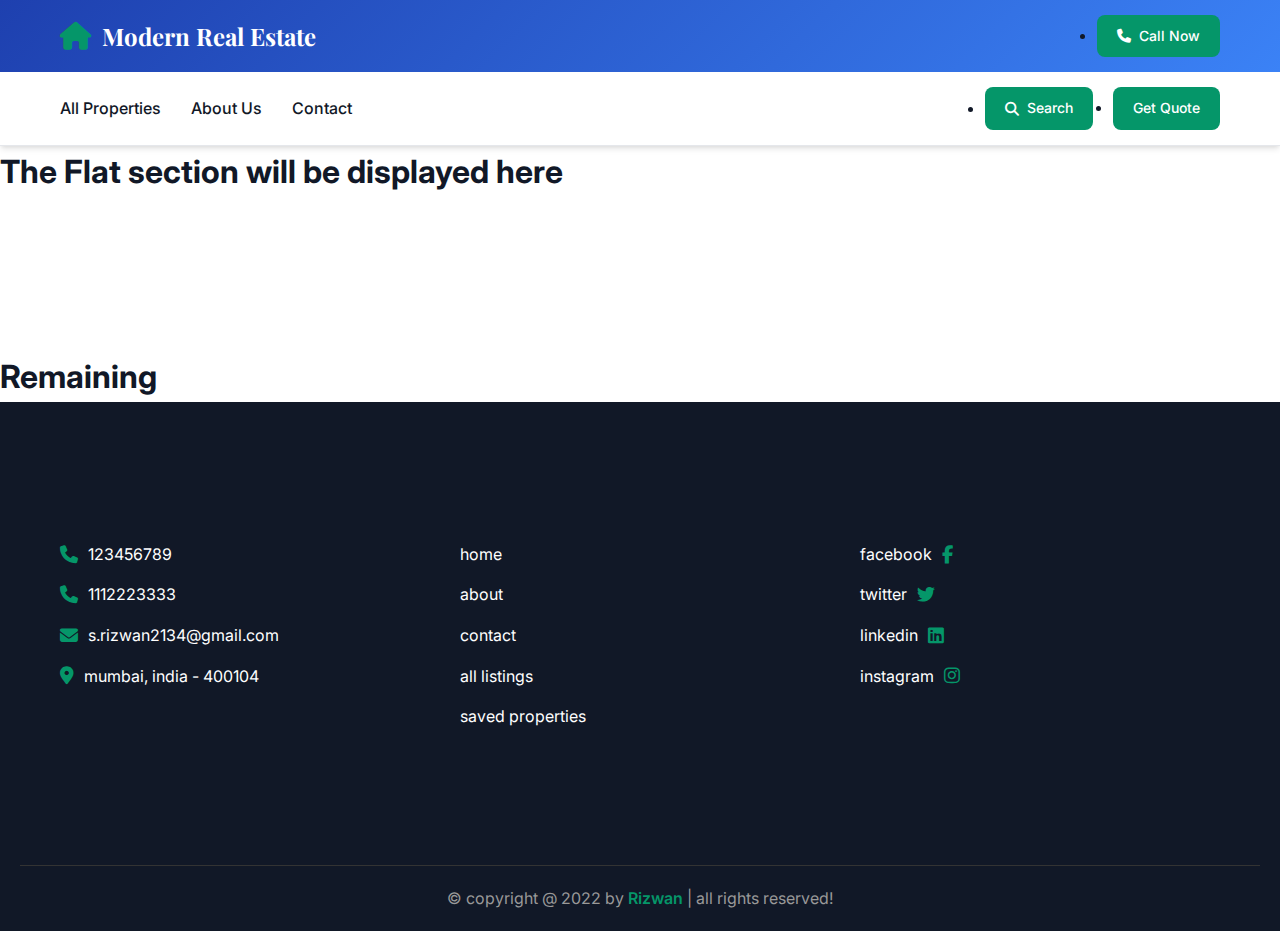
<file: flat.html>
<!DOCTYPE html>
<html lang="en">
<head>
   <meta charset="UTF-8">
   <meta http-equiv="X-UA-Compatible" content="IE=edge">
   <meta name="viewport" content="width=device-width, initial-scale=1.0">
   <title>Flats & Apartments - Modern Real Estate</title>

   <!-- font awesome cdn link  -->
   <link rel="stylesheet" href="https://cdnjs.cloudflare.com/ajax/libs/font-awesome/6.2.0/css/all.min.css">

   <!-- custom css file link  -->
   <link rel="stylesheet" href="css/style.css">

</head>
<body>
   
<!-- header section starts  -->

<header class="header">

   <nav class="navbar nav-1">
      <section class="flex">
         <a href="index.html" class="logo"><i class="fas fa-home"></i>Modern Real Estate</a>

         <ul>
            <li><a href="tel:+1234567890" class="contact-btn"><i class="fas fa-phone"></i>Call Now</a></li>
         </ul>
      </section>
   </nav>

   <nav class="navbar nav-2">
      <section class="flex">
         <div id="menu-btn" class="fas fa-bars"></div>

         <div class="menu">
            <ul>
               <li><a href="listings.html">All Properties</a></li>
               <li><a href="about.html">About Us</a></li>
               <li><a href="contact.html">Contact</a></li>
            </ul>
         </div>

         <ul>
            <li><a href="#" class="search-btn"><i class="fas fa-search"></i>Search</a></li>
            <li><a href="contact.html" class="contact-nav">Get Quote</a></li>
         </ul>
      </section>
   </nav>

</header>

<!-- header section ends -->



<h1>The Flat section will be displayed here<h1>


<br>
<br>
<br>


<h1>Remaining </h1>






<!-- footer section starts  -->

<footer class="footer">

   <section class="flex">

      <div class="box">
         <a href="tel:1234567890"><i class="fas fa-phone"></i><span>123456789</span></a>
         <a href="tel:1112223333"><i class="fas fa-phone"></i><span>1112223333</span></a>
         <a href="mailto:s.rizwan2134@gmail.com"><i class="fas fa-envelope"></i><span>s.rizwan2134@gmail.com</span></a>
         <a href="#"><i class="fas fa-map-marker-alt"></i><span>mumbai, india - 400104</span></a>
      </div>

      <div class="box">
         <a href="index.html"><span>home</span></a>
         <a href="about.html"><span>about</span></a>
         <a href="contact.html"><span>contact</span></a>
         <a href="listings.html"><span>all listings</span></a>
         <a href="#"><span>saved properties</span></a>
      </div>

      <div class="box">
         <a href="#"><span>facebook</span><i class="fab fa-facebook-f"></i></a>
         <a href="#"><span>twitter</span><i class="fab fa-twitter"></i></a>
         <a href="#"><span>linkedin</span><i class="fab fa-linkedin"></i></a>
         <a href="#"><span>instagram</span><i class="fab fa-instagram"></i></a>

      </div>

   </section>

   <div class="credit">&copy; copyright @ 2022 by <span>Rizwan</span> | all rights reserved!</div>

</footer>

<!-- footer section ends -->


<!-- custom js file link  -->
<script src="js/script.js"></script>

</body>
</html>
</file>
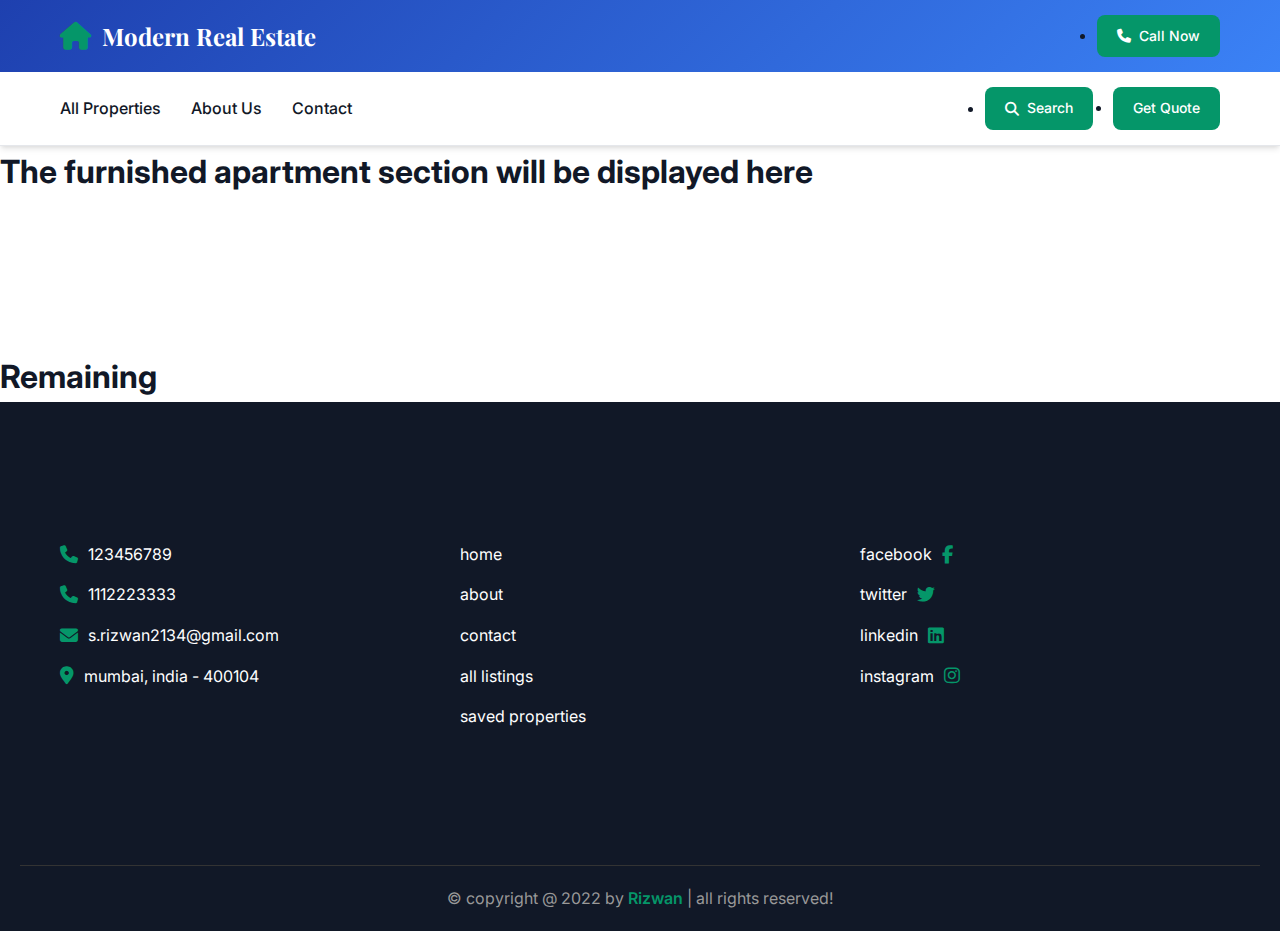
<file: furnished.html>
<!DOCTYPE html>
<html lang="en">
<head>
   <meta charset="UTF-8">
   <meta http-equiv="X-UA-Compatible" content="IE=edge">
   <meta name="viewport" content="width=device-width, initial-scale=1.0">
   <title>Furnished Properties - Modern Real Estate</title>

   <!-- font awesome cdn link  -->
   <link rel="stylesheet" href="https://cdnjs.cloudflare.com/ajax/libs/font-awesome/6.2.0/css/all.min.css">

   <!-- custom css file link  -->
   <link rel="stylesheet" href="css/style.css">

</head>
<body>
   
<!-- header section starts  -->

<header class="header">

   <nav class="navbar nav-1">
      <section class="flex">
         <a href="index.html" class="logo"><i class="fas fa-home"></i>Modern Real Estate</a>

         <ul>
            <li><a href="tel:+1234567890" class="contact-btn"><i class="fas fa-phone"></i>Call Now</a></li>
         </ul>
      </section>
   </nav>

   <nav class="navbar nav-2">
      <section class="flex">
         <div id="menu-btn" class="fas fa-bars"></div>

         <div class="menu">
            <ul>
               <li><a href="listings.html">All Properties</a></li>
               <li><a href="about.html">About Us</a></li>
               <li><a href="contact.html">Contact</a></li>
            </ul>
         </div>

         <ul>
            <li><a href="#" class="search-btn"><i class="fas fa-search"></i>Search</a></li>
            <li><a href="contact.html" class="contact-nav">Get Quote</a></li>
         </ul>
      </section>
   </nav>

</header>

<!-- header section ends -->



<h1>The furnished apartment section will be displayed here<h1>


<br>
<br>
<br>


<h1>Remaining </h1>






<!-- footer section starts  -->

<footer class="footer">

   <section class="flex">

      <div class="box">
         <a href="tel:1234567890"><i class="fas fa-phone"></i><span>123456789</span></a>
         <a href="tel:1112223333"><i class="fas fa-phone"></i><span>1112223333</span></a>
         <a href="mailto:s.rizwan2134@gmail.com"><i class="fas fa-envelope"></i><span>s.rizwan2134@gmail.com</span></a>
         <a href="#"><i class="fas fa-map-marker-alt"></i><span>mumbai, india - 400104</span></a>
      </div>

      <div class="box">
         <a href="index.html"><span>home</span></a>
         <a href="about.html"><span>about</span></a>
         <a href="contact.html"><span>contact</span></a>
         <a href="listings.html"><span>all listings</span></a>
         <a href="#"><span>saved properties</span></a>
      </div>

      <div class="box">
         <a href="#"><span>facebook</span><i class="fab fa-facebook-f"></i></a>
         <a href="#"><span>twitter</span><i class="fab fa-twitter"></i></a>
         <a href="#"><span>linkedin</span><i class="fab fa-linkedin"></i></a>
         <a href="#"><span>instagram</span><i class="fab fa-instagram"></i></a>

      </div>

   </section>

   <div class="credit">&copy; copyright @ 2022 by <span>Rizwan</span> | all rights reserved!</div>

</footer>

<!-- footer section ends -->


<!-- custom js file link  -->
<script src="js/script.js"></script>

</body>
</html>
</file>
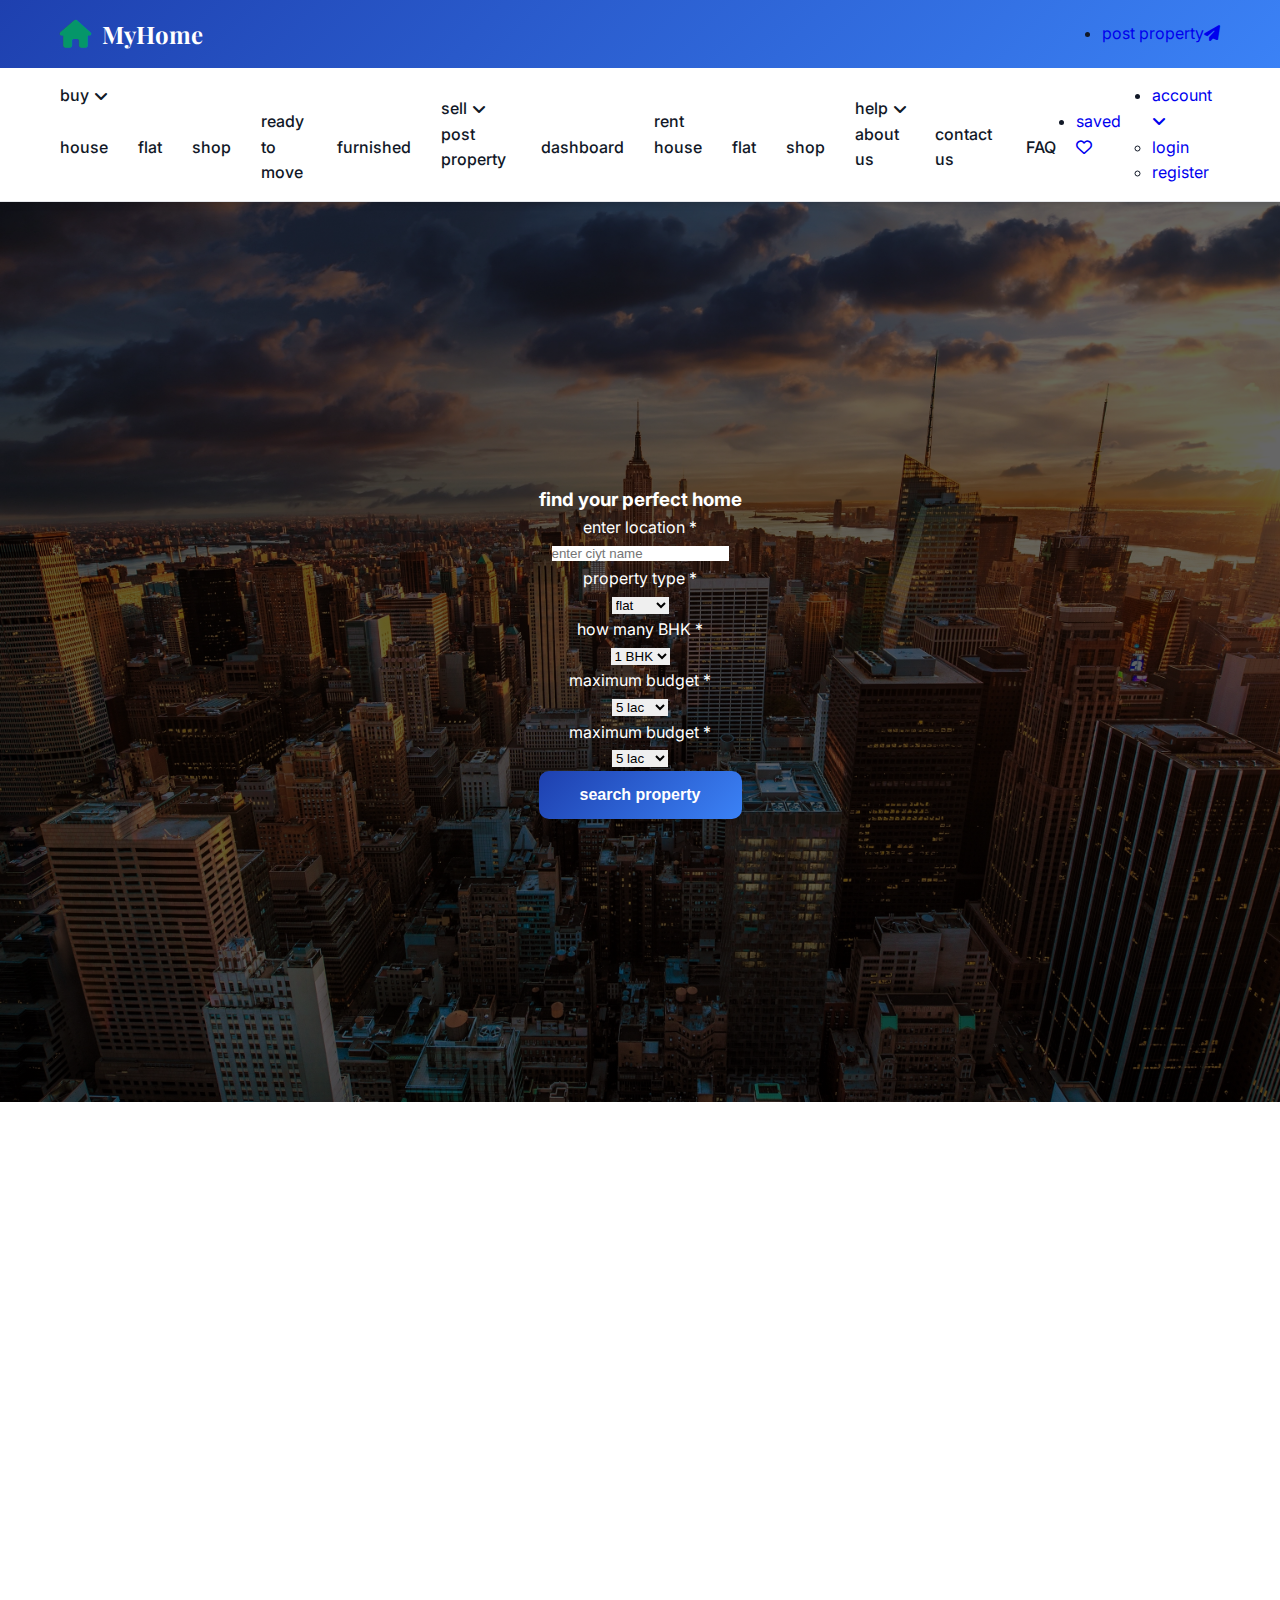
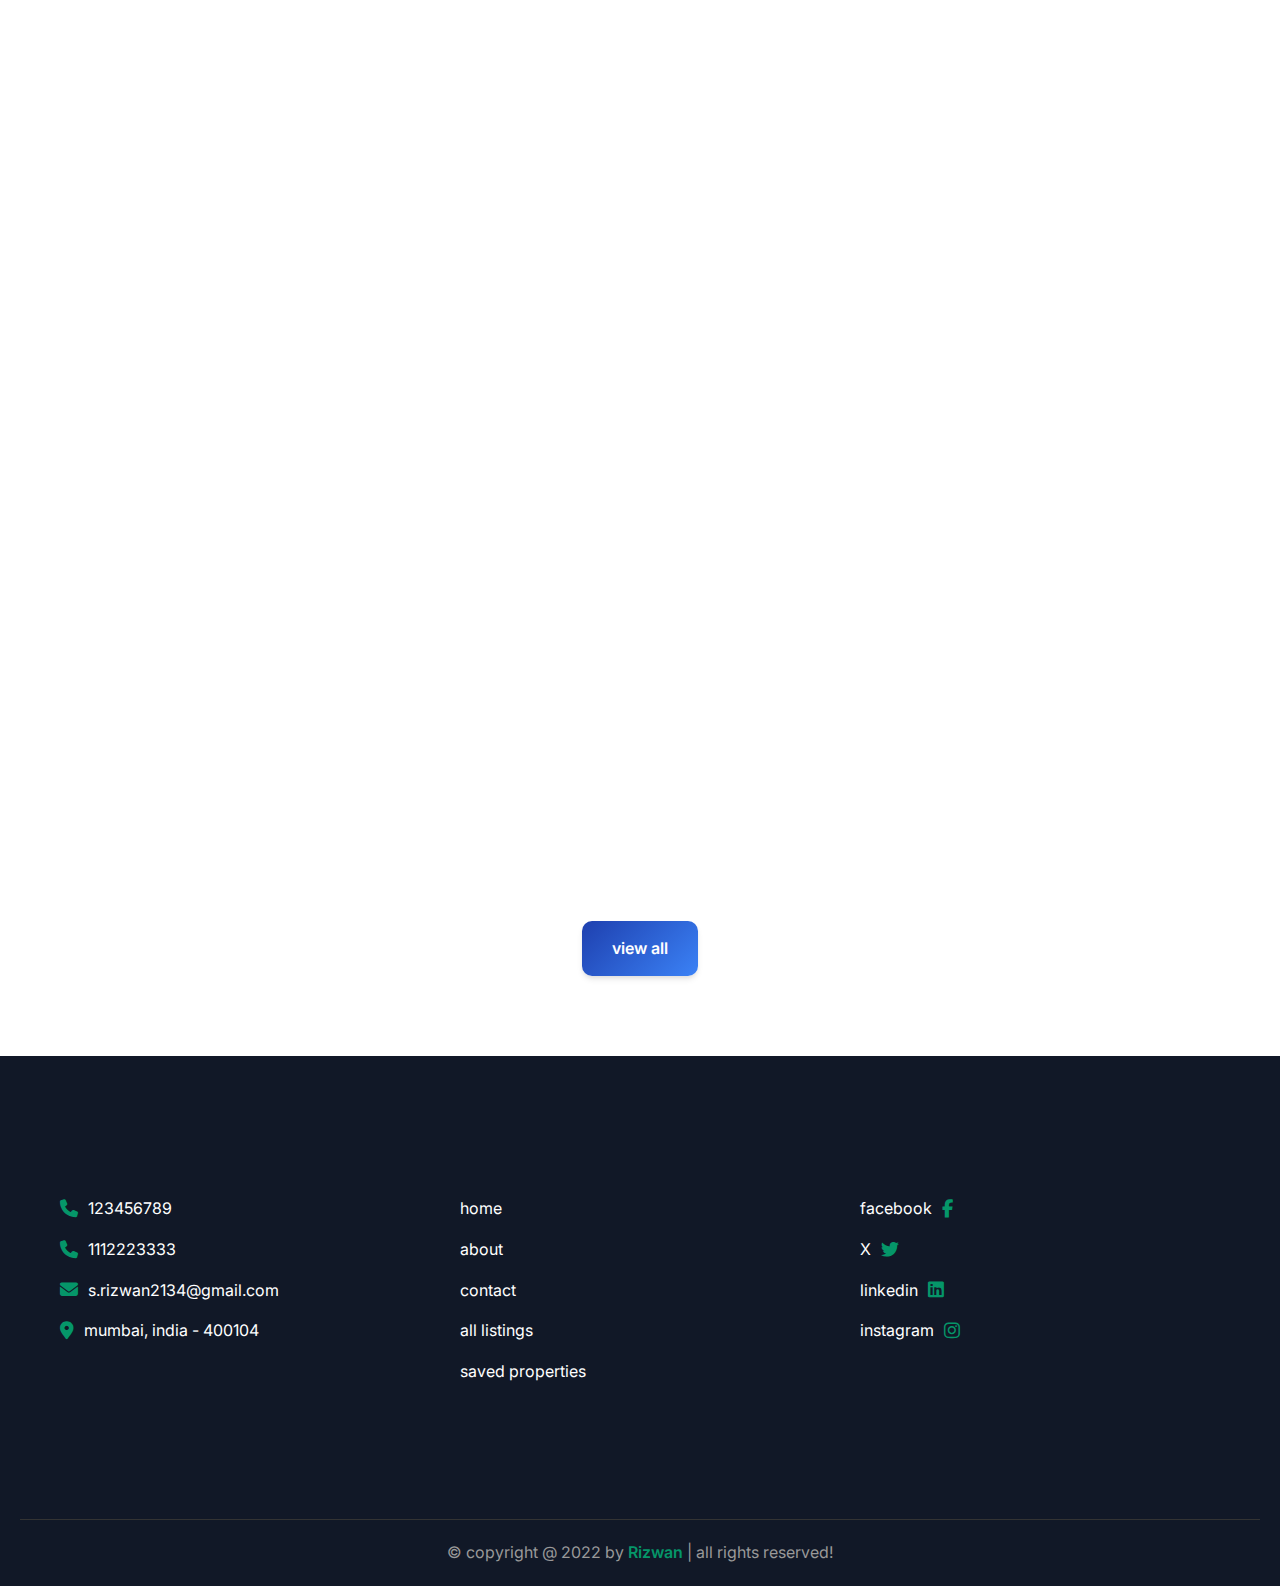
<file: home.html>
<!DOCTYPE html>
<html lang="en">
<head>
   <meta charset="UTF-8">
   <meta http-equiv="X-UA-Compatible" content="IE=edge">
   <meta name="viewport" content="width=device-width, initial-scale=1.0">
   <title>Home</title>

   <!-- font awesome cdn link  -->
   <link rel="stylesheet" href="https://cdnjs.cloudflare.com/ajax/libs/font-awesome/6.2.0/css/all.min.css">

   <!-- custom css file link  -->
   <link rel="stylesheet" href="css\style.css">

</head>
<body>
   
<!-- header section starts  -->

<header class="header">

   <nav class="navbar nav-1">
      <section class="flex">
         <a href="home.html" class="logo"><i class="fas fa-house"></i>MyHome</a>

         <ul>
            <li><a href="#">post property<i class="fas fa-paper-plane"></i></a></li>
         </ul>
      </section>
   </nav>

   <nav class="navbar nav-2">
      <section class="flex">
         <div id="menu-btn" class="fas fa-bars"></div>

         <div class="menu">
            <ul>
               <li><a href="buy.html">buy<i class="fas fa-angle-down"></i></a>
                  <ul>
                     <li><a href="house.html">house</a></li>
                     <li><a href="flat.html">flat</a></li>
                     <li><a href="shop.html">shop</a></li>
                     <li><a href="readytomove.html">ready to move</a></li>
                     <li><a href="furnished.html">furnished</a></li>
                  </ul>
               </li>
               <li><a href="#">sell<i class="fas fa-angle-down"></i></a>
                  <ul>
                     <li><a href="#">post property</a></li>
                     <li><a href="#">dashboard</a></li>
                  </ul>
               </li>
               <li><a href="#">rent</a>
                  <ul>
                     <li><a href="#">house</a></li>
                     <li><a href="#">flat</a></li>
                     <li><a href="#">shop</a></li>
                  </ul>
               </li>
               <li><a href="#">help<i class="fas fa-angle-down"></i></a>
                  <ul>
                     <li><a href="about.html">about us</a></i></li>
                     <li><a href="contact.html">contact us</a></i></li>
                     <li><a href="contact.html#faq">FAQ</a></i></li>
                  </ul>
               </li>
            </ul>
         </div>

         <ul>
            <li><a href="#">saved <i class="far fa-heart"></i></a></li>
            <li><a href="#">account <i class="fas fa-angle-down"></i></a>
               <ul>
                  <li><a href="login.html">login</a></li>
                  <li><a href="register.html">register</a></li>
               </ul>
            </li>
         </ul>
      </section>
   </nav>

</header>

<!-- header section ends -->

<!-- home section starts  -->

<div class="home">

   <section class="center">

      <form action="search.html" method="post">
         <h3>find your perfect home</h3>
         <div class="box">
            <p>enter location <span>*</span></p>
            <input type="text" name="location" required maxlength="50" placeholder="enter ciyt name" class="input">
         </div>
         <div class="flex">
            <div class="box">
               <p>property type <span>*</span></p>
               <select name="type" class="input" required>
                  <option value="flat">flat</option>
                  <option value="house">house</option>
                  <option value="shop">shop</option>
               </select>
            </div>
            <div class="box">
               <p>how many BHK <span>*</span></p>
               <select name="bhk" class="input" required>
                  <option value="1">1 BHK</option>
                  <option value="2">2 BHK</option>
                  <option value="3">3 BHK</option>
                  <option value="4">4 BHK</option>
                  <option value="5">5 BHK</option>
                  <option value="6">6 BHK</option>
                  <option value="7">7 BHK</option>
                  <option value="8">8 BHK</option>
                  <option value="9">9 BHK</option>
               </select>
            </div>
            <div class="box">
               <p>maximum budget <span>*</span></p>
               <select name="minimum" class="input" required>
                  <option value="5000000">5 lac</option>
                  <option value="1000000">10 lac</option>
                  <option value="2000000">20 lac</option>
                  <option value="3000000">30 lac</option>
                  <option value="4000000">40 lac</option>
                  <option value="4000000">40 lac</option>
                  <option value="5000000">50 lac</option>
                  <option value="6000000">60 lac</option>
                  <option value="7000000">70 lac</option>
                  <option value="8000000">80 lac</option>
                  <option value="9000000">90 lac</option>
                  <option value="10000000">1 Cr</option>
                  <option value="20000000">2 Cr</option>
                  <option value="30000000">3 Cr</option>
                  <option value="40000000">4 Cr</option>
                  <option value="50000000">5 Cr</option>
                  <option value="60000000">6 Cr</option>
                  <option value="70000000">7 Cr</option>
                  <option value="80000000">8 Cr</option>
                  <option value="90000000">9 Cr</option>
                  <option value="100000000">10 Cr</option>
                  <option value="150000000">15 Cr</option>
                  <option value="200000000">20 Cr</option>
               </select>
            </div>
            <div class="box">
               <p>maximum budget <span>*</span></p>
               <select name="maximum" class="input" required>
                  <option value="5000000">5 lac</option>
                  <option value="1000000">10 lac</option>
                  <option value="2000000">20 lac</option>
                  <option value="3000000">30 lac</option>
                  <option value="4000000">40 lac</option>
                  <option value="4000000">40 lac</option>
                  <option value="5000000">50 lac</option>
                  <option value="6000000">60 lac</option>
                  <option value="7000000">70 lac</option>
                  <option value="8000000">80 lac</option>
                  <option value="9000000">90 lac</option>
                  <option value="10000000">1 Cr</option>
                  <option value="20000000">2 Cr</option>
                  <option value="30000000">3 Cr</option>
                  <option value="40000000">4 Cr</option>
                  <option value="50000000">5 Cr</option>
                  <option value="60000000">6 Cr</option>
                  <option value="70000000">7 Cr</option>
                  <option value="80000000">8 Cr</option>
                  <option value="90000000">9 Cr</option>
                  <option value="100000000">10 Cr</option>
                  <option value="150000000">15 Cr</option>
                  <option value="200000000">20 Cr</option>
               </select>
            </div>
         </div>
         <input type="submit" value="search property" name="search" class="btn">
      </form>

   </section>

</div>

<!-- home section ends -->

<!--services  section starts  -->

<!--<section class="services">

   <h1 class="heading">our services</h1>

   <div class="box-container">

      <div class="box">
         <img src="images/icon-1.png" alt="">
         <h3>buy house</h3>
         <p>Lorem ipsum dolor sit amet consectetur, adipisicing elit. Doloremque, incidunt.</p>
      </div>

      <div class="box">
         <img src="images/icon-2.png" alt="">
         <h3>rent house</h3>
         <p>Lorem ipsum dolor sit amet consectetur, adipisicing elit. Doloremque, incidunt.</p>
      </div>

      <div class="box">
         <img src="images/icon-3.png" alt="">
         <h3>sell house</h3>
         <p>Lorem ipsum dolor sit amet consectetur, adipisicing elit. Doloremque, incidunt.</p>
      </div>

      <div class="box">
         <img src="images/icon-4.png" alt="">
         <h3>flats and buildings</h3>
         <p>Lorem ipsum dolor sit amet consectetur, adipisicing elit. Doloremque, incidunt.</p>
      </div>

      <div class="box">
         <img src="images/icon-5.png" alt="">
         <h3>shops and malls</h3>
         <p>Lorem ipsum dolor sit amet consectetur, adipisicing elit. Doloremque, incidunt.</p>
      </div>

      <div class="box">
         <img src="images/icon-6.png" alt="">
         <h3>24/7 service</h3>
         <p>Lorem ipsum dolor sit amet consectetur, adipisicing elit. Doloremque, incidunt.</p>
      </div>

   </div>

</section>-->

<!-- services section ends -->

<!-- listings section starts  -->

<section class="listings">

   <h1 class="heading">latest listings</h1>

   <div class="box-container">

      <div class="box">
         <div class="admin">
            <h3>j</h3>
            <div>
               <p>john deo</p>
               <span>10-11-2022</span>
            </div>
         </div>
         <div class="thumb">
            <p class="total-images"><i class="far fa-image"></i><span>4</span></p>
            <p class="type"><span>house</span><span>sale</span></p>
            <form action="" method="post" class="save">
               <button type="submit" name="save" class="far fa-heart"></button>
            </form>
            <img src="images/house-img-1.webp" alt="">
         </div>
         <h3 class="name">modern flats and appartments</h3>
         <p class="location"><i class="fas fa-map-marker-alt"></i><span>andheri, mumbai, india - 401303</span></p>
         <div class="flex">
            <p><i class="fas fa-bed"></i><span>3</span></p>
            <p><i class="fas fa-bath"></i><span>2</span></p>
            <p><i class="fas fa-maximize"></i><span>750sqft</span></p>
         </div>
         <a href="view_property.html" class="btn">view property</a>
      </div>

      <div class="box">
         <div class="admin">
            <h3>j</h3>
            <div>
               <p>john deo</p>
               <span>10-11-2022</span>
            </div>
         </div>
         <div class="thumb">
            <p class="total-images"><i class="far fa-image"></i><span>4</span></p>
            <p class="type"><span>flat</span><span>sale</span></p>
            <form action="" method="post" class="save">
               <button type="submit" name="save" class="far fa-heart"></button>
            </form>
            <img src="images/house-img-2.webp" alt="">
         </div>
         <h3 class="name">modern flats and appartments</h3>
         <p class="location"><i class="fas fa-map-marker-alt"></i><span>andheri, mumbai, india - 401303</span></p>
         <div class="flex">
            <p><i class="fas fa-bed"></i><span>3</span></p>
            <p><i class="fas fa-bath"></i><span>2</span></p>
            <p><i class="fas fa-maximize"></i><span>750sqft</span></p>
         </div>
         <a href="view_property.html" class="btn">view property</a>
      </div>

      <div class="box">
         <div class="admin">
            <h3>j</h3>
            <div>
               <p>john deo</p>
               <span>10-11-2022</span>
            </div>
         </div>
         <div class="thumb">
            <p class="total-images"><i class="far fa-image"></i><span>4</span></p>
            <p class="type"><span>flat</span><span>sale</span></p>
            <form action="" method="post" class="save">
               <button type="submit" name="save" class="far fa-heart"></button>
            </form>
            <img src="images/house-img-3.jpg" alt="">
         </div>
         <h3 class="name">modern flats and appartments</h3>
         <p class="location"><i class="fas fa-map-marker-alt"></i><span>andheri, mumbai, india - 401303</span></p>
         <div class="flex">
            <p><i class="fas fa-bed"></i><span>3</span></p>
            <p><i class="fas fa-bath"></i><span>2</span></p>
            <p><i class="fas fa-maximize"></i><span>750sqft</span></p>
         </div>
         <a href="view_property.html" class="btn">view property</a>
      </div>

   </div>

   <div style="margin-top: 2rem; text-align:center;">
      <a href="listings.html" class="inline-btn">view all</a>
   </div>

</section>

<!-- listings section ends -->










<!-- footer section starts  -->

<footer class="footer">

   <section class="flex">

      <div class="box">
         <a href="tel:1234567890"><i class="fas fa-phone"></i><span>123456789</span></a>
         <a href="tel:1112223333"><i class="fas fa-phone"></i><span>1112223333</span></a>
         <a href="mailto:s.rizwan2134@gmail.com"><i class="fas fa-envelope"></i><span>s.rizwan2134@gmail.com</span></a>
         <a href="#"><i class="fas fa-map-marker-alt"></i><span>mumbai, india - 400104</span></a>
      </div>

      <div class="box">
         <a href="home.html"><span>home</span></a>
         <a href="about.html"><span>about</span></a>
         <a href="contact.html"><span>contact</span></a>
         <a href="listings.html"><span>all listings</span></a>
         <a href="#"><span>saved properties</span></a>
      </div>

      <div class="box">
         <a href="https://www.facebook.com/" target="_blank"><span>facebook</span><i class="fab fa-facebook-f"></i></a>
         <a href="#"><span>X</span><i class="fab fa-twitter"></i></a>
         <a href="#"><span>linkedin</span><i class="fab fa-linkedin"></i></a>
         <a href="#"><span>instagram</span><i class="fab fa-instagram"></i></a>

      </div>

   </section>

   <div class="credit">&copy; copyright @ 2022 by <span>Rizwan</span> | all rights reserved!</div>

</footer>

<!-- footer section ends -->


<!-- custom js file link  -->
<script src="js/script.js"></script>

</body>
</html>
</file>
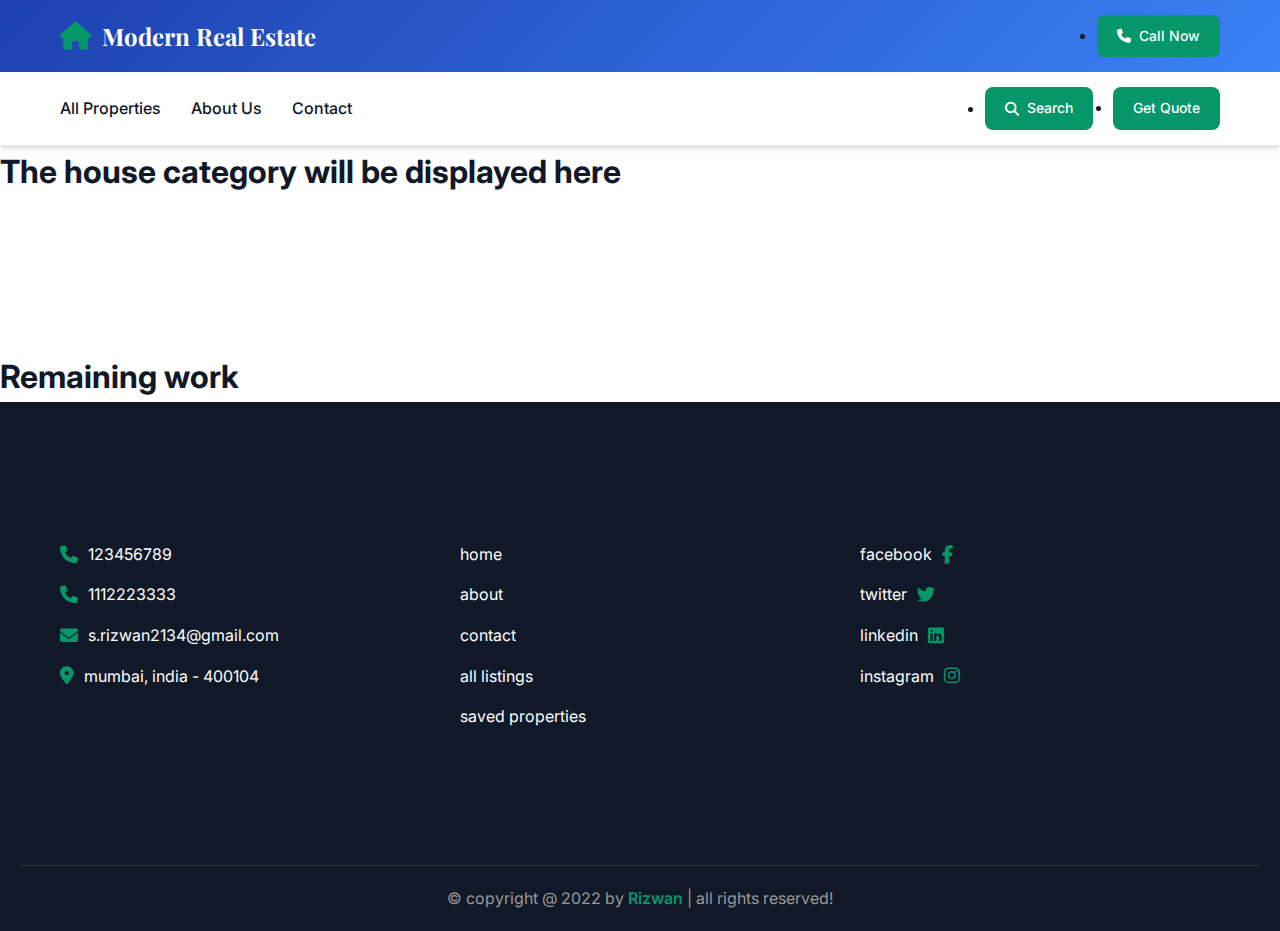
<file: house.html>
<!DOCTYPE html>
<html lang="en">
<head>
   <meta charset="UTF-8">
   <meta http-equiv="X-UA-Compatible" content="IE=edge">
   <meta name="viewport" content="width=device-width, initial-scale=1.0">
   <title>Houses - Modern Real Estate</title>

   <!-- font awesome cdn link  -->
   <link rel="stylesheet" href="https://cdnjs.cloudflare.com/ajax/libs/font-awesome/6.2.0/css/all.min.css">

   <!-- custom css file link  -->
   <link rel="stylesheet" href="css/style.css">

</head>
<body>
   
<!-- header section starts  -->

<header class="header">

   <nav class="navbar nav-1">
      <section class="flex">
         <a href="index.html" class="logo"><i class="fas fa-home"></i>Modern Real Estate</a>

         <ul>
            <li><a href="tel:+1234567890" class="contact-btn"><i class="fas fa-phone"></i>Call Now</a></li>
         </ul>
      </section>
   </nav>

   <nav class="navbar nav-2">
      <section class="flex">
         <div id="menu-btn" class="fas fa-bars"></div>

         <div class="menu">
            <ul>
               <li><a href="listings.html">All Properties</a></li>
               <li><a href="about.html">About Us</a></li>
               <li><a href="contact.html">Contact</a></li>
            </ul>
         </div>

         <ul>
            <li><a href="#" class="search-btn"><i class="fas fa-search"></i>Search</a></li>
            <li><a href="contact.html" class="contact-nav">Get Quote</a></li>
         </ul>
      </section>
   </nav>

</header>

<!-- header section ends -->



<h1>The house category will be displayed here<h1>


<br>
<br>
<br>


<h1>Remaining  work </h1>






<!-- footer section starts  -->

<footer class="footer">

   <section class="flex">

      <div class="box">
         <a href="tel:1234567890"><i class="fas fa-phone"></i><span>123456789</span></a>
         <a href="tel:1112223333"><i class="fas fa-phone"></i><span>1112223333</span></a>
         <a href="mailto:s.rizwan2134@gmail.com"><i class="fas fa-envelope"></i><span>s.rizwan2134@gmail.com</span></a>
         <a href="#"><i class="fas fa-map-marker-alt"></i><span>mumbai, india - 400104</span></a>
      </div>

      <div class="box">
         <a href="index.html"><span>home</span></a>
         <a href="about.html"><span>about</span></a>
         <a href="contact.html"><span>contact</span></a>
         <a href="listings.html"><span>all listings</span></a>
         <a href="#"><span>saved properties</span></a>
      </div>

      <div class="box">
         <a href="#"><span>facebook</span><i class="fab fa-facebook-f"></i></a>
         <a href="#"><span>twitter</span><i class="fab fa-twitter"></i></a>
         <a href="#"><span>linkedin</span><i class="fab fa-linkedin"></i></a>
         <a href="#"><span>instagram</span><i class="fab fa-instagram"></i></a>

      </div>

   </section>

   <div class="credit">&copy; copyright @ 2022 by <span>Rizwan</span> | all rights reserved!</div>

</footer>

<!-- footer section ends -->


<!-- custom js file link  -->
<script src="js/script.js"></script>

</body>
</html>
</file>
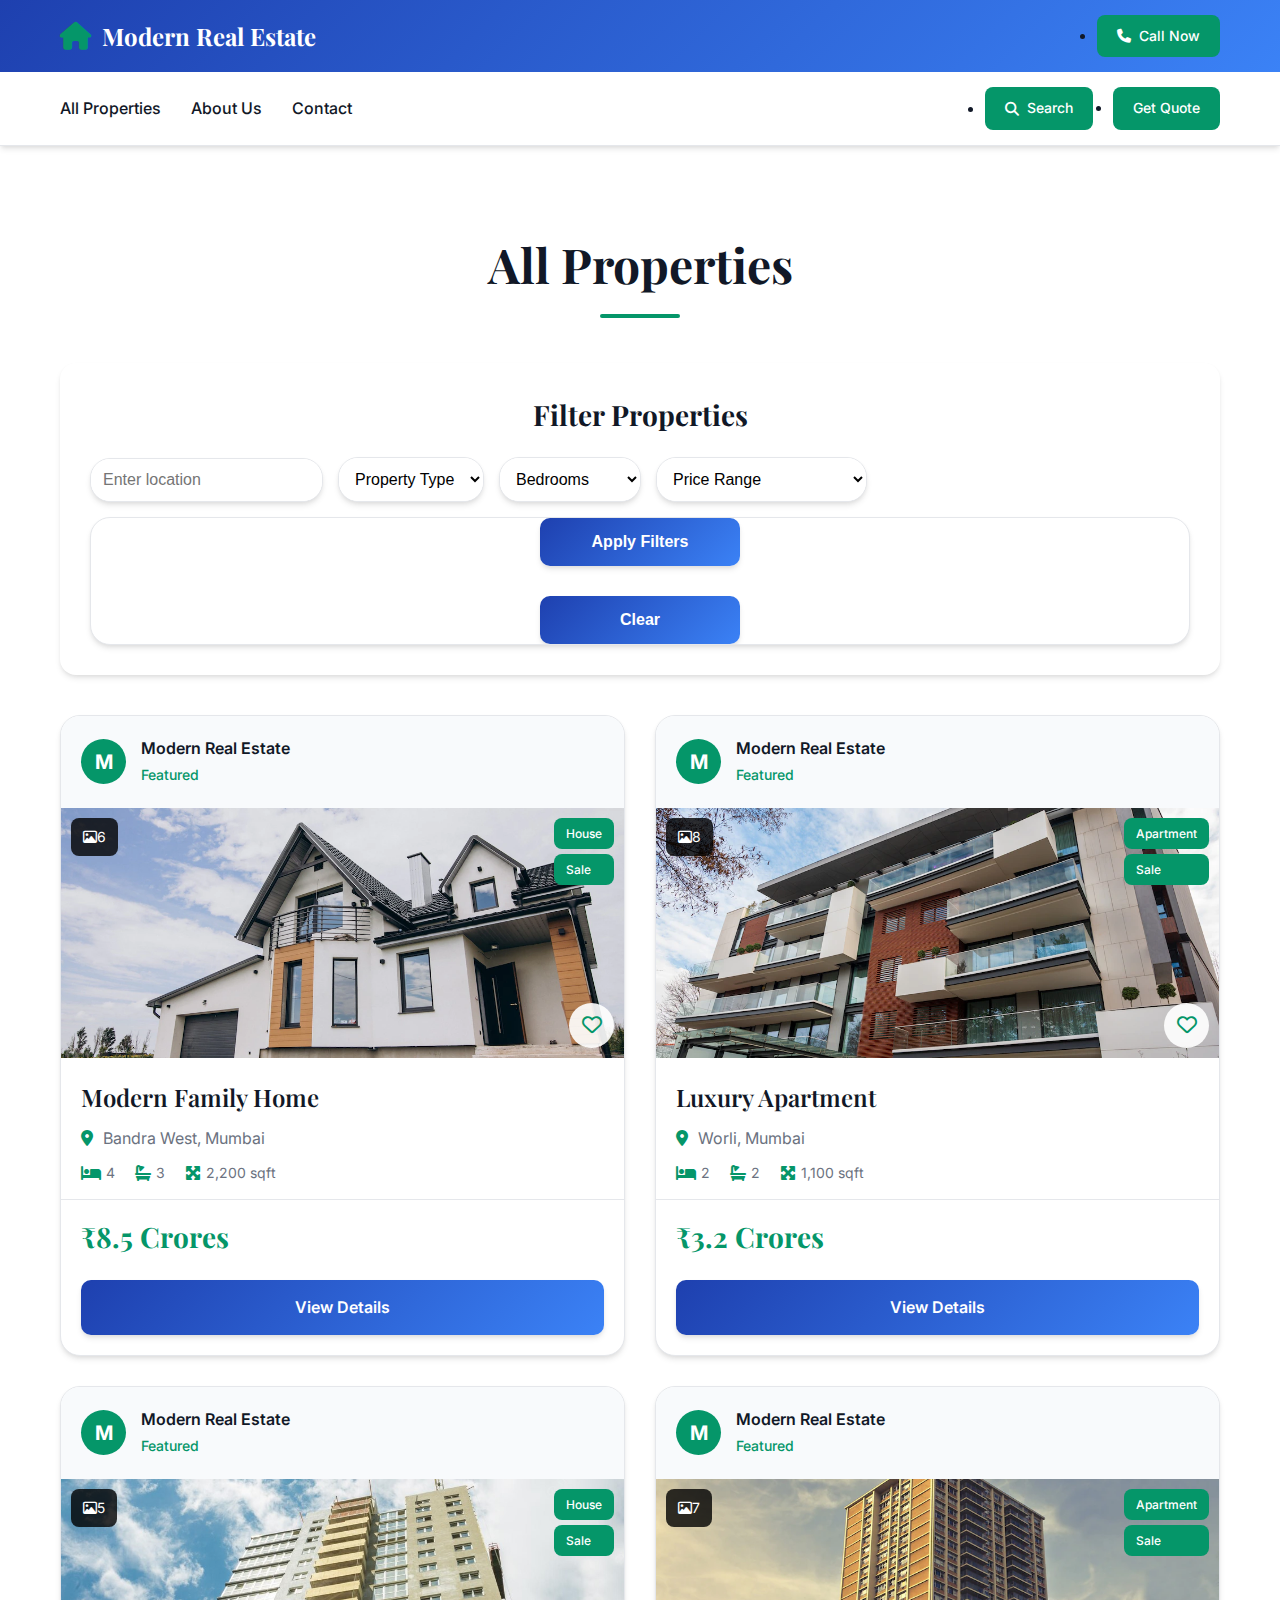
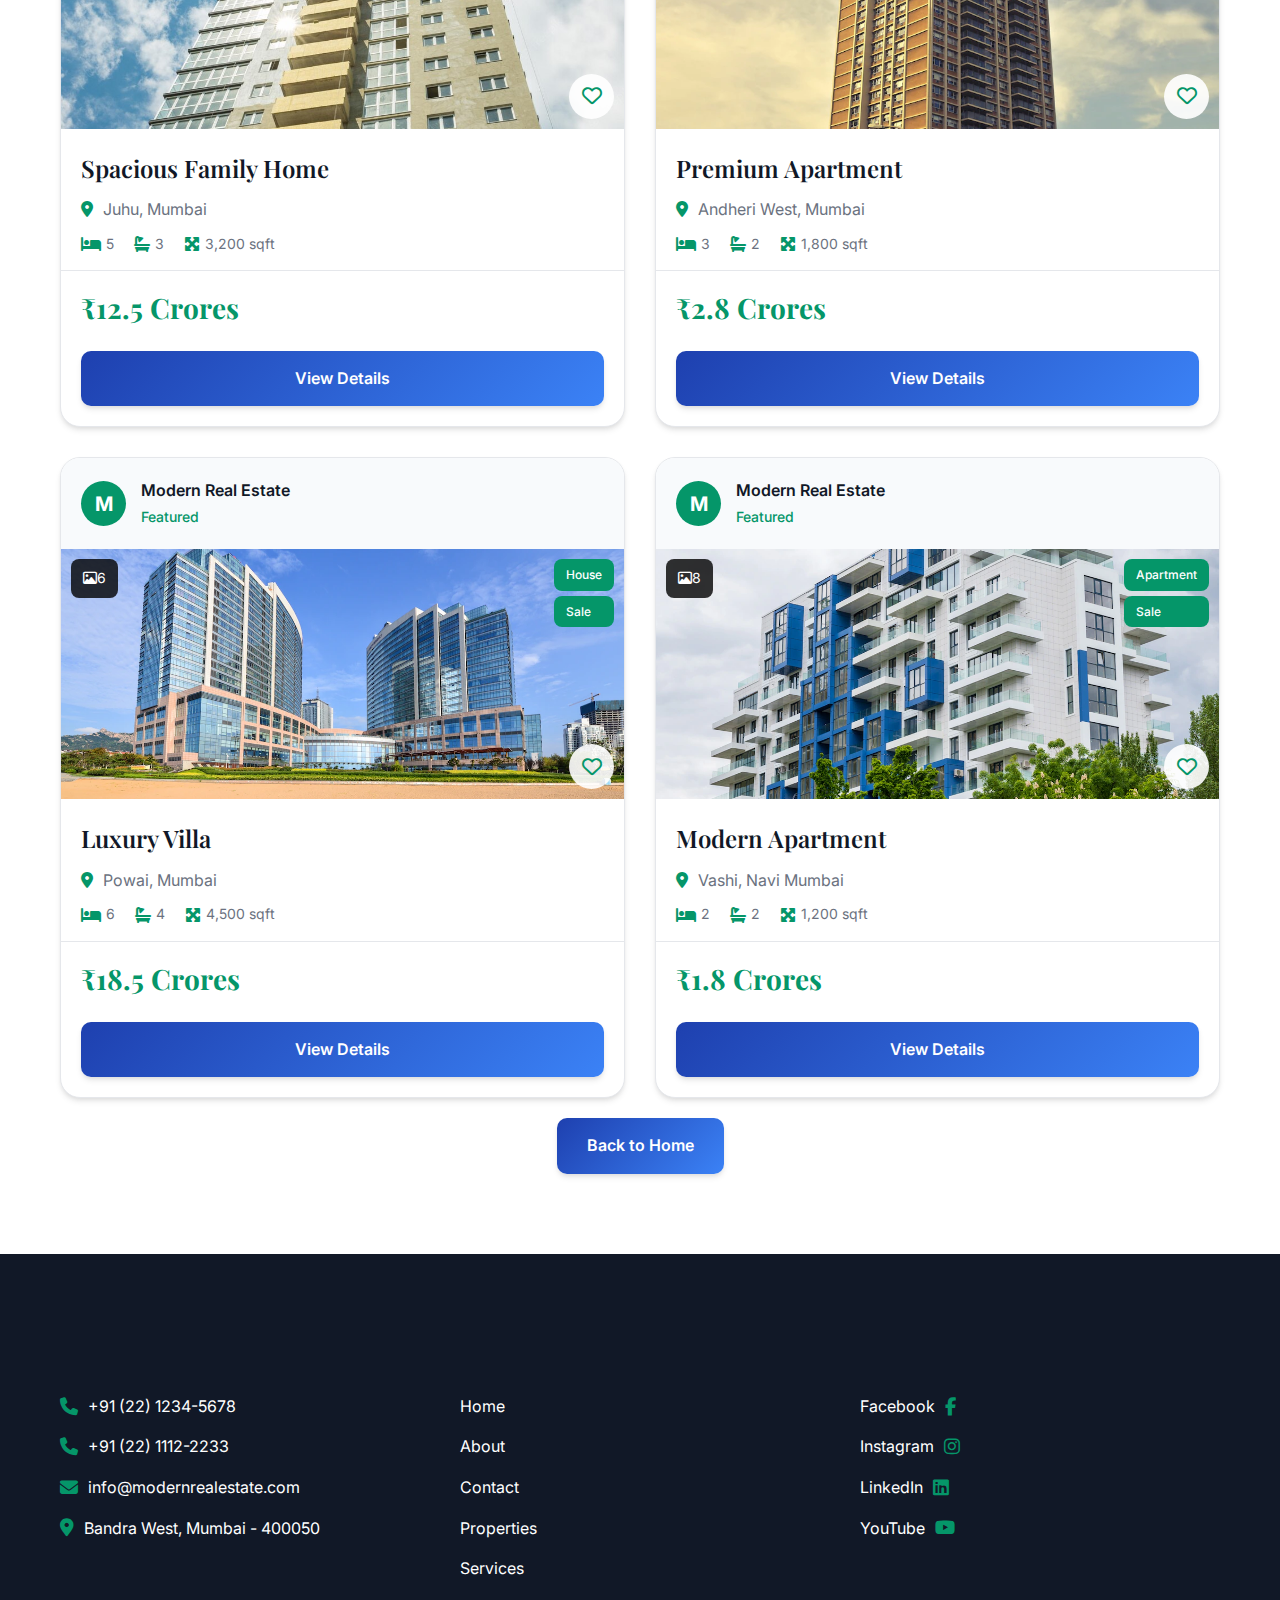
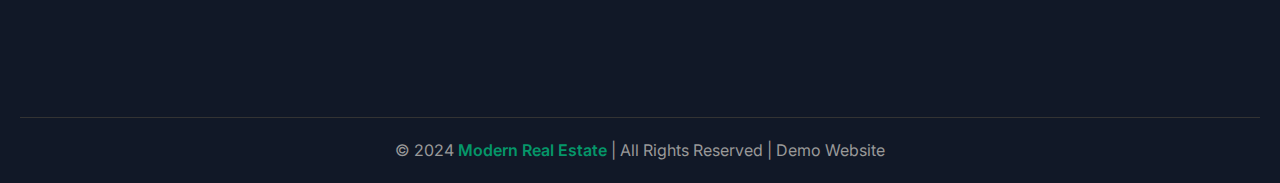
<file: listings.html>
<!DOCTYPE html>
<html lang="en">
<head>
   <meta charset="UTF-8">
   <meta http-equiv="X-UA-Compatible" content="IE=edge">
   <meta name="viewport" content="width=device-width, initial-scale=1.0">
   <title>All Properties - Modern Real Estate</title>

   <!-- font awesome cdn link  -->
   <link rel="stylesheet" href="https://cdnjs.cloudflare.com/ajax/libs/font-awesome/6.2.0/css/all.min.css">

   <!-- custom css file link  -->
   <link rel="stylesheet" href="css/style.css">

</head>
<body>
   
<!-- header section starts  -->

<header class="header">

   <nav class="navbar nav-1">
      <section class="flex">
         <a href="index.html" class="logo"><i class="fas fa-home"></i>Modern Real Estate</a>

         <ul>
            <li><a href="tel:+1234567890" class="contact-btn"><i class="fas fa-phone"></i>Call Now</a></li>
         </ul>
      </section>
   </nav>

   <nav class="navbar nav-2">
      <section class="flex">
         <div id="menu-btn" class="fas fa-bars"></div>

         <div class="menu">
            <ul>
               <li><a href="listings.html">All Properties</a></li>
               <li><a href="about.html">About Us</a></li>
               <li><a href="contact.html">Contact</a></li>
            </ul>
         </div>

         <ul>
            <li><a href="#" class="search-btn"><i class="fas fa-search"></i>Search</a></li>
            <li><a href="contact.html" class="contact-nav">Get Quote</a></li>
         </ul>
      </section>
   </nav>

</header>

<!-- header section ends -->

<!-- listings section starts  -->

<section class="listings-page">
   <h1 class="heading">All Properties</h1>

   <div class="filters">
      <h3>Filter Properties</h3>
      <div class="flex">
         <div class="box">
            <input type="text" name="location" id="location-filter" placeholder="Enter location" class="input">
         </div>
         <div class="box">
            <select name="type" id="type-filter" class="input">
               <option value="">Property Type</option>
               <option value="house">House</option>
               <option value="apartment">Apartment</option>
               <option value="commercial">Commercial</option>
            </select>
         </div>
         <div class="box">
            <select name="bhk" id="bhk-filter" class="input">
               <option value="">Bedrooms</option>
               <option value="1">1 Bedroom</option>
               <option value="2">2 Bedrooms</option>
               <option value="3">3 Bedrooms</option>
               <option value="4">4+ Bedrooms</option>
            </select>
         </div>
         <div class="box">
            <select name="price_range" id="price-filter" class="input">
               <option value="">Price Range</option>
               <option value="0-2000000">Under ₹20 Lakhs</option>
               <option value="2000000-5000000">₹20 Lakhs - ₹50 Lakhs</option>
               <option value="5000000-10000000">₹50 Lakhs - ₹1 Crore</option>
               <option value="10000000-20000000">₹1 Crore - ₹2 Crores</option>
               <option value="20000000+">₹2 Crores+</option>
            </select>
         </div>
         <div class="box">
            <button type="button" onclick="filterProperties()" class="btn">Apply Filters</button>
            <button type="button" onclick="clearFilters()" class="inline-btn">Clear</button>
         </div>
      </div>
   </div>

   <div class="box-container">
      <div class="box" data-location="Bandra West, Mumbai" data-type="house" data-bhk="4" data-price="85000000">
         <div class="admin">
            <h3>M</h3>
            <div>
               <p>Modern Real Estate</p>
               <span>Featured</span>
            </div>
         </div>
         <div class="thumb">
            <p class="total-images"><i class="far fa-image"></i><span>6</span></p>
            <p class="type"><span>House</span><span>Sale</span></p>
            <form action="" method="post" class="save">
               <button type="submit" name="save" class="far fa-heart"></button>
            </form>
            <img src="images/house-img-1.webp" alt="Modern Family Home">
         </div>
         <h3 class="name">Modern Family Home</h3>
         <p class="location"><i class="fas fa-map-marker-alt"></i><span>Bandra West, Mumbai</span></p>
         <div class="flex">
            <p><i class="fas fa-bed"></i><span>4</span></p>
            <p><i class="fas fa-bath"></i><span>3</span></p>
            <p><i class="fas fa-maximize"></i><span>2,200 sqft</span></p>
         </div>
         <div class="price">₹8.5 Crores</div>
         <a href="view_property.html" class="btn">View Details</a>
      </div>

      <div class="box" data-location="Worli, Mumbai" data-type="apartment" data-bhk="2" data-price="32000000">
         <div class="admin">
            <h3>M</h3>
            <div>
               <p>Modern Real Estate</p>
               <span>Featured</span>
            </div>
         </div>
         <div class="thumb">
            <p class="total-images"><i class="far fa-image"></i><span>8</span></p>
            <p class="type"><span>Apartment</span><span>Sale</span></p>
            <form action="" method="post" class="save">
               <button type="submit" name="save" class="far fa-heart"></button>
            </form>
            <img src="images/house-img-2.webp" alt="Luxury Apartment">
         </div>
         <h3 class="name">Luxury Apartment</h3>
         <p class="location"><i class="fas fa-map-marker-alt"></i><span>Worli, Mumbai</span></p>
         <div class="flex">
            <p><i class="fas fa-bed"></i><span>2</span></p>
            <p><i class="fas fa-bath"></i><span>2</span></p>
            <p><i class="fas fa-maximize"></i><span>1,100 sqft</span></p>
         </div>
         <div class="price">₹3.2 Crores</div>
         <a href="view_property.html" class="btn">View Details</a>
      </div>

      <div class="box" data-location="Juhu, Mumbai" data-type="house" data-bhk="5" data-price="125000000">
         <div class="admin">
            <h3>M</h3>
            <div>
               <p>Modern Real Estate</p>
               <span>Featured</span>
            </div>
         </div>
         <div class="thumb">
            <p class="total-images"><i class="far fa-image"></i><span>5</span></p>
            <p class="type"><span>House</span><span>Sale</span></p>
            <form action="" method="post" class="save">
               <button type="submit" name="save" class="far fa-heart"></button>
            </form>
            <img src="images/house-img-3.jpg" alt="Spacious Family Home">
         </div>
         <h3 class="name">Spacious Family Home</h3>
         <p class="location"><i class="fas fa-map-marker-alt"></i><span>Juhu, Mumbai</span></p>
         <div class="flex">
            <p><i class="fas fa-bed"></i><span>5</span></p>
            <p><i class="fas fa-bath"></i><span>3</span></p>
            <p><i class="fas fa-maximize"></i><span>3,200 sqft</span></p>
         </div>
         <div class="price">₹12.5 Crores</div>
         <a href="view_property.html" class="btn">View Details</a>
      </div>

      <div class="box" data-location="Andheri West, Mumbai" data-type="apartment" data-bhk="3" data-price="28000000">
         <div class="admin">
            <h3>M</h3>
            <div>
               <p>Modern Real Estate</p>
               <span>Featured</span>
            </div>
         </div>
         <div class="thumb">
            <p class="total-images"><i class="far fa-image"></i><span>7</span></p>
            <p class="type"><span>Apartment</span><span>Sale</span></p>
            <form action="" method="post" class="save">
               <button type="submit" name="save" class="far fa-heart"></button>
            </form>
            <img src="images/house-img-4.webp" alt="Premium Apartment">
         </div>
         <h3 class="name">Premium Apartment</h3>
         <p class="location"><i class="fas fa-map-marker-alt"></i><span>Andheri West, Mumbai</span></p>
         <div class="flex">
            <p><i class="fas fa-bed"></i><span>3</span></p>
            <p><i class="fas fa-bath"></i><span>2</span></p>
            <p><i class="fas fa-maximize"></i><span>1,800 sqft</span></p>
         </div>
         <div class="price">₹2.8 Crores</div>
         <a href="view_property.html" class="btn">View Details</a>
      </div>

      <div class="box" data-location="Powai, Mumbai" data-type="house" data-bhk="6" data-price="185000000">
         <div class="admin">
            <h3>M</h3>
            <div>
               <p>Modern Real Estate</p>
               <span>Featured</span>
            </div>
         </div>
         <div class="thumb">
            <p class="total-images"><i class="far fa-image"></i><span>6</span></p>
            <p class="type"><span>House</span><span>Sale</span></p>
            <form action="" method="post" class="save">
               <button type="submit" name="save" class="far fa-heart"></button>
            </form>
            <img src="images/house-img-5.webp" alt="Luxury Villa">
         </div>
         <h3 class="name">Luxury Villa</h3>
         <p class="location"><i class="fas fa-map-marker-alt"></i><span>Powai, Mumbai</span></p>
         <div class="flex">
            <p><i class="fas fa-bed"></i><span>6</span></p>
            <p><i class="fas fa-bath"></i><span>4</span></p>
            <p><i class="fas fa-maximize"></i><span>4,500 sqft</span></p>
         </div>
         <div class="price">₹18.5 Crores</div>
         <a href="view_property.html" class="btn">View Details</a>
      </div>

      <div class="box" data-location="Vashi, Navi Mumbai" data-type="apartment" data-bhk="2" data-price="18000000">
         <div class="admin">
            <h3>M</h3>
            <div>
               <p>Modern Real Estate</p>
               <span>Featured</span>
            </div>
         </div>
         <div class="thumb">
            <p class="total-images"><i class="far fa-image"></i><span>8</span></p>
            <p class="type"><span>Apartment</span><span>Sale</span></p>
            <form action="" method="post" class="save">
               <button type="submit" name="save" class="far fa-heart"></button>
            </form>
            <img src="images/house-img-6.webp" alt="Modern Apartment">
         </div>
         <h3 class="name">Modern Apartment</h3>
         <p class="location"><i class="fas fa-map-marker-alt"></i><span>Vashi, Navi Mumbai</span></p>
         <div class="flex">
            <p><i class="fas fa-bed"></i><span>2</span></p>
            <p><i class="fas fa-bath"></i><span>2</span></p>
            <p><i class="fas fa-maximize"></i><span>1,200 sqft</span></p>
         </div>
         <div class="price">₹1.8 Crores</div>
         <a href="view_property.html" class="btn">View Details</a>
      </div>
   </div>

   <div style="margin-top: 2rem; text-align:center;">
      <a href="index.html" class="inline-btn">Back to Home</a>
   </div>
</section>

<!-- listings section ends -->

<!-- footer section starts  -->

<footer class="footer">
   <section class="flex">
      <div class="box">
         <a href="tel:1234567890"><i class="fas fa-phone"></i><span>+91 (22) 1234-5678</span></a>
         <a href="tel:1112223333"><i class="fas fa-phone"></i><span>+91 (22) 1112-2233</span></a>
         <a href="mailto:info@modernrealestate.com"><i class="fas fa-envelope"></i><span>info@modernrealestate.com</span></a>
         <a href="#"><i class="fas fa-map-marker-alt"></i><span>Bandra West, Mumbai - 400050</span></a>
      </div>

      <div class="box">
         <a href="index.html"><span>Home</span></a>
         <a href="about.html"><span>About</span></a>
         <a href="contact.html"><span>Contact</span></a>
         <a href="listings.html"><span>Properties</span></a>
         <a href="#"><span>Services</span></a>
      </div>

      <div class="box">
         <a href="https://www.facebook.com/" target="_blank"><span>Facebook</span><i class="fab fa-facebook-f"></i></a>
         <a href="#"><span>Instagram</span><i class="fab fa-instagram"></i></a>
         <a href="#"><span>LinkedIn</span><i class="fab fa-linkedin"></i></a>
         <a href="#"><span>YouTube</span><i class="fab fa-youtube"></i></a>
      </div>
   </section>

   <div class="credit">&copy; 2024 <span>Modern Real Estate</span> | All Rights Reserved | Demo Website</div>
</footer>

<!-- footer section ends -->

<!-- custom js file link  -->
<script src="js/script.js"></script>

<script>
// Property filtering functionality
function filterProperties() {
    const locationFilter = document.getElementById('location-filter').value.toLowerCase();
    const typeFilter = document.getElementById('type-filter').value.toLowerCase();
    const bhkFilter = document.getElementById('bhk-filter').value;
    const priceFilter = document.getElementById('price-filter').value;
    
    const propertyBoxes = document.querySelectorAll('.box-container .box');
    let visibleCount = 0;
    
    propertyBoxes.forEach(box => {
        const location = box.getAttribute('data-location').toLowerCase();
        const type = box.getAttribute('data-type').toLowerCase();
        const bhk = box.getAttribute('data-bhk');
        const price = parseInt(box.getAttribute('data-price'));
        
        let showProperty = true;
        
        // Location filter
        if (locationFilter && !location.includes(locationFilter)) {
            showProperty = false;
        }
        
        // Type filter
        if (typeFilter && type !== typeFilter) {
            showProperty = false;
        }
        
        // BHK filter
        if (bhkFilter && bhk !== bhkFilter) {
            showProperty = false;
        }
        
        // Price filter
        if (priceFilter) {
            const [minPrice, maxPrice] = priceFilter.split('-').map(p => p === '+' ? Infinity : parseInt(p));
            if (price < minPrice || (maxPrice !== Infinity && price > maxPrice)) {
                showProperty = false;
            }
        }
        
        // Show/hide property
        if (showProperty) {
            box.style.display = 'block';
            visibleCount++;
            // Add fade-in effect
            box.style.opacity = '0';
            setTimeout(() => {
                box.style.opacity = '1';
            }, 100);
        } else {
            box.style.display = 'none';
        }
    });
    
    // Show results count
    showResultsCount(visibleCount, propertyBoxes.length);
}

function clearFilters() {
    // Reset all filter inputs
    document.getElementById('location-filter').value = '';
    document.getElementById('type-filter').value = '';
    document.getElementById('bhk-filter').value = '';
    document.getElementById('price-filter').value = '';
    
    // Show all properties
    const propertyBoxes = document.querySelectorAll('.box-container .box');
    propertyBoxes.forEach(box => {
        box.style.display = 'block';
        box.style.opacity = '1';
    });
    
    // Hide results count
    hideResultsCount();
}

function showResultsCount(visible, total) {
    let resultsDiv = document.getElementById('results-count');
    if (!resultsDiv) {
        resultsDiv = document.createElement('div');
        resultsDiv.id = 'results-count';
        resultsDiv.style.cssText = 'text-align: center; margin: 1rem 0; padding: 1rem; background: #f8f9fa; border-radius: 8px; font-weight: 500;';
        document.querySelector('.filters').appendChild(resultsDiv);
    }
    
    if (visible === total) {
        resultsDiv.textContent = `Showing all ${total} properties`;
    } else {
        resultsDiv.textContent = `Showing ${visible} of ${total} properties`;
    }
}

function hideResultsCount() {
    const resultsDiv = document.getElementById('results-count');
    if (resultsDiv) {
        resultsDiv.remove();
    }
}

// Add real-time filtering for location (optional)
document.addEventListener('DOMContentLoaded', function() {
    const locationFilter = document.getElementById('location-filter');
    if (locationFilter) {
        locationFilter.addEventListener('input', function() {
            if (this.value.length >= 2) {
                filterProperties();
            } else if (this.value.length === 0) {
                clearFilters();
            }
        });
    }
    
    // Add filter change listeners
    const typeFilter = document.getElementById('type-filter');
    const bhkFilter = document.getElementById('bhk-filter');
    const priceFilter = document.getElementById('price-filter');
    
    [typeFilter, bhkFilter, priceFilter].forEach(filter => {
        if (filter) {
            filter.addEventListener('change', filterProperties);
        }
    });
});
</script>

</body>
</html>
</file>
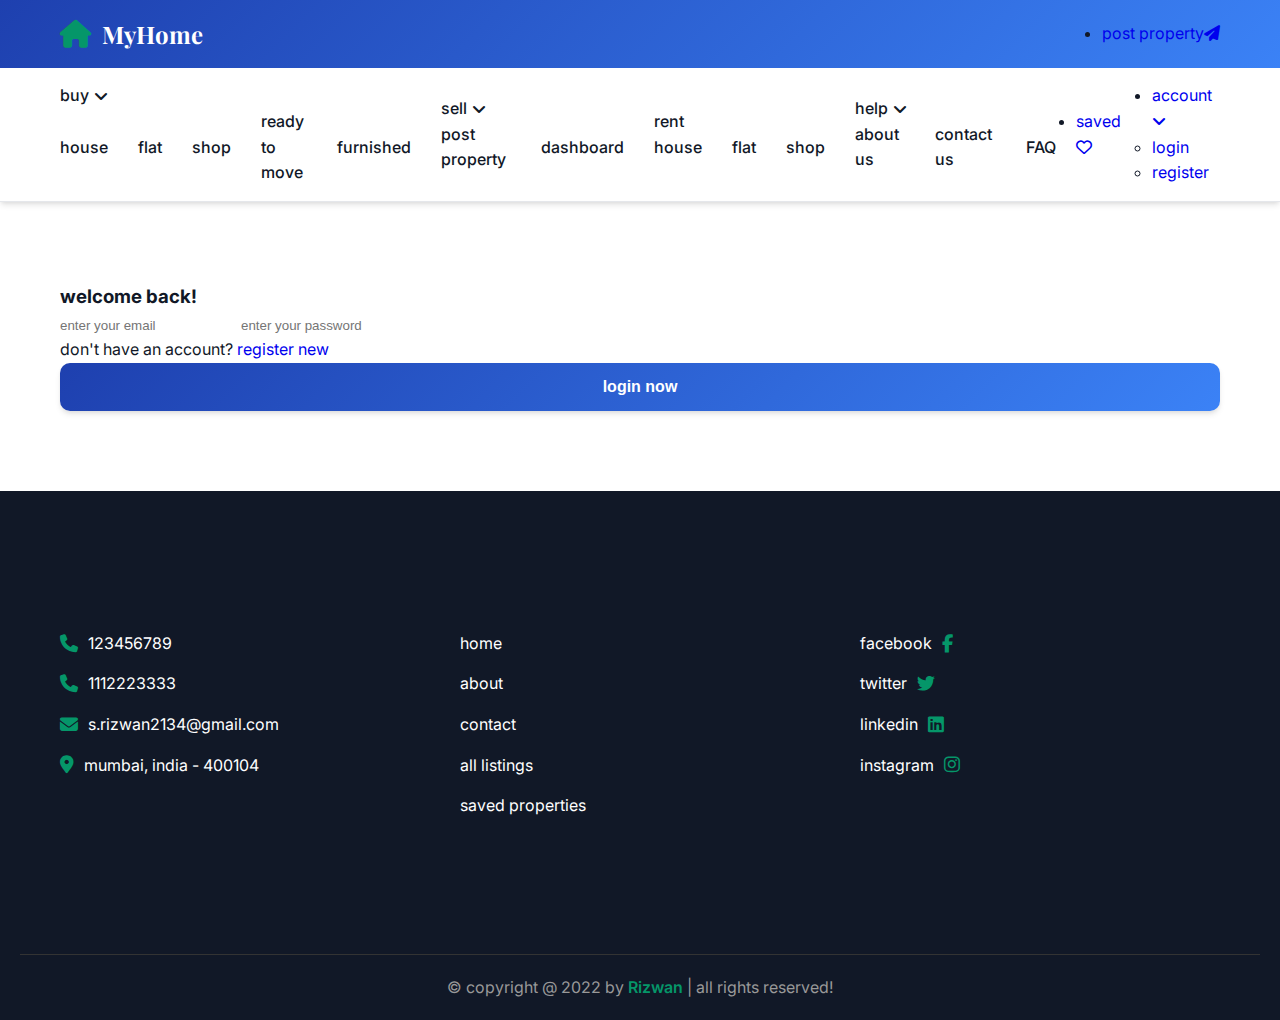
<file: login.html>
<!DOCTYPE html>
<html lang="en">
<head>
   <meta charset="UTF-8">
   <meta http-equiv="X-UA-Compatible" content="IE=edge">
   <meta name="viewport" content="width=device-width, initial-scale=1.0">
   <title>Login</title>

   <!-- font awesome cdn link  -->
   <link rel="stylesheet" href="https://cdnjs.cloudflare.com/ajax/libs/font-awesome/6.2.0/css/all.min.css">

   <!-- custom css file link  -->
   <link rel="stylesheet" href="css/style.css">

</head>
<body>
   
<!-- header section starts  -->

<header class="header">

   <nav class="navbar nav-1">
      <section class="flex">
         <a href="home.html" class="logo"><i class="fas fa-house"></i>MyHome</a>

         <ul>
            <li><a href="#">post property<i class="fas fa-paper-plane"></i></a></li>
         </ul>
      </section>
   </nav>

   <nav class="navbar nav-2">
      <section class="flex">
         <div id="menu-btn" class="fas fa-bars"></div>

         <div class="menu">
            <ul>
               <li><a href="#">buy<i class="fas fa-angle-down"></i></a>
                  <ul>
                     <li><a href="#">house</a></li>
                     <li><a href="#">flat</a></li>
                     <li><a href="#">shop</a></li>
                     <li><a href="#">ready to move</a></li>
                     <li><a href="#">furnished</a></li>
                  </ul>
               </li>
               <li><a href="#">sell<i class="fas fa-angle-down"></i></a>
                  <ul>
                     <li><a href="#">post property</a></li>
                     <li><a href="#">dashboard</a></li>
                  </ul>
               </li>
               <li><a href="#">rent</a>
                  <ul>
                     <li><a href="#">house</a></li>
                     <li><a href="#">flat</a></li>
                     <li><a href="#">shop</a></li>
                  </ul>
               </li>
               <li><a href="#">help<i class="fas fa-angle-down"></i></a>
                  <ul>
                     <li><a href="about.html">about us</a></i></li>
                     <li><a href="contact.html">contact us</a></i></li>
                     <li><a href="contact.html#faq">FAQ</a></i></li>
                  </ul>
               </li>
            </ul>
         </div>

         <ul>
            <li><a href="#">saved <i class="far fa-heart"></i></a></li>
            <li><a href="#">account <i class="fas fa-angle-down"></i></a>
               <ul>
                  <li><a href="login.html">login</a></li>
                  <li><a href="register.html">register</a></li>
               </ul>
            </li>
         </ul>
      </section>
   </nav>

</header>

<!-- header section ends -->

<!-- login section starts  -->
<div class="login">
<section class="form-container">

   <form action="" method="post">
      <h3>welcome back!</h3>
      <input type="email" name="email" required maxlength="50" placeholder="enter your email" class="box">
      <input type="password" name="pass" required maxlength="20" placeholder="enter your password" class="box">
      <p>don't have an account? <a href="register.html">register new</a></p>
      <input type="submit" value="login now" name="submit" class="btn">
   </form>

</section>
</div>
<!-- login section ends -->












<!-- footer section starts  -->

<footer class="footer">

   <section class="flex">

      <div class="box">
         <a href="tel:1234567890"><i class="fas fa-phone"></i><span>123456789</span></a>
         <a href="tel:1112223333"><i class="fas fa-phone"></i><span>1112223333</span></a>
         <a href="mailto:s.rizwan2134@gmail.com"><i class="fas fa-envelope"></i><span>s.rizwan2134@gmail.com</span></a>
         <a href="#"><i class="fas fa-map-marker-alt"></i><span>mumbai, india - 400104</span></a>
      </div>

      <div class="box">
         <a href="home.html"><span>home</span></a>
         <a href="about.html"><span>about</span></a>
         <a href="contact.html"><span>contact</span></a>
         <a href="listings.html"><span>all listings</span></a>
         <a href="#"><span>saved properties</span></a>
      </div>

      <div class="box">
         <a href="#"><span>facebook</span><i class="fab fa-facebook-f"></i></a>
         <a href="#"><span>twitter</span><i class="fab fa-twitter"></i></a>
         <a href="#"><span>linkedin</span><i class="fab fa-linkedin"></i></a>
         <a href="#"><span>instagram</span><i class="fab fa-instagram"></i></a>

      </div>

   </section>

   <div class="credit">&copy; copyright @ 2022 by <span>Rizwan</span> | all rights reserved!</div>

</footer>

<!-- footer section ends -->


<!-- custom js file link  -->
<script src="js/script.js"></script>

</body>
</html>
</file>
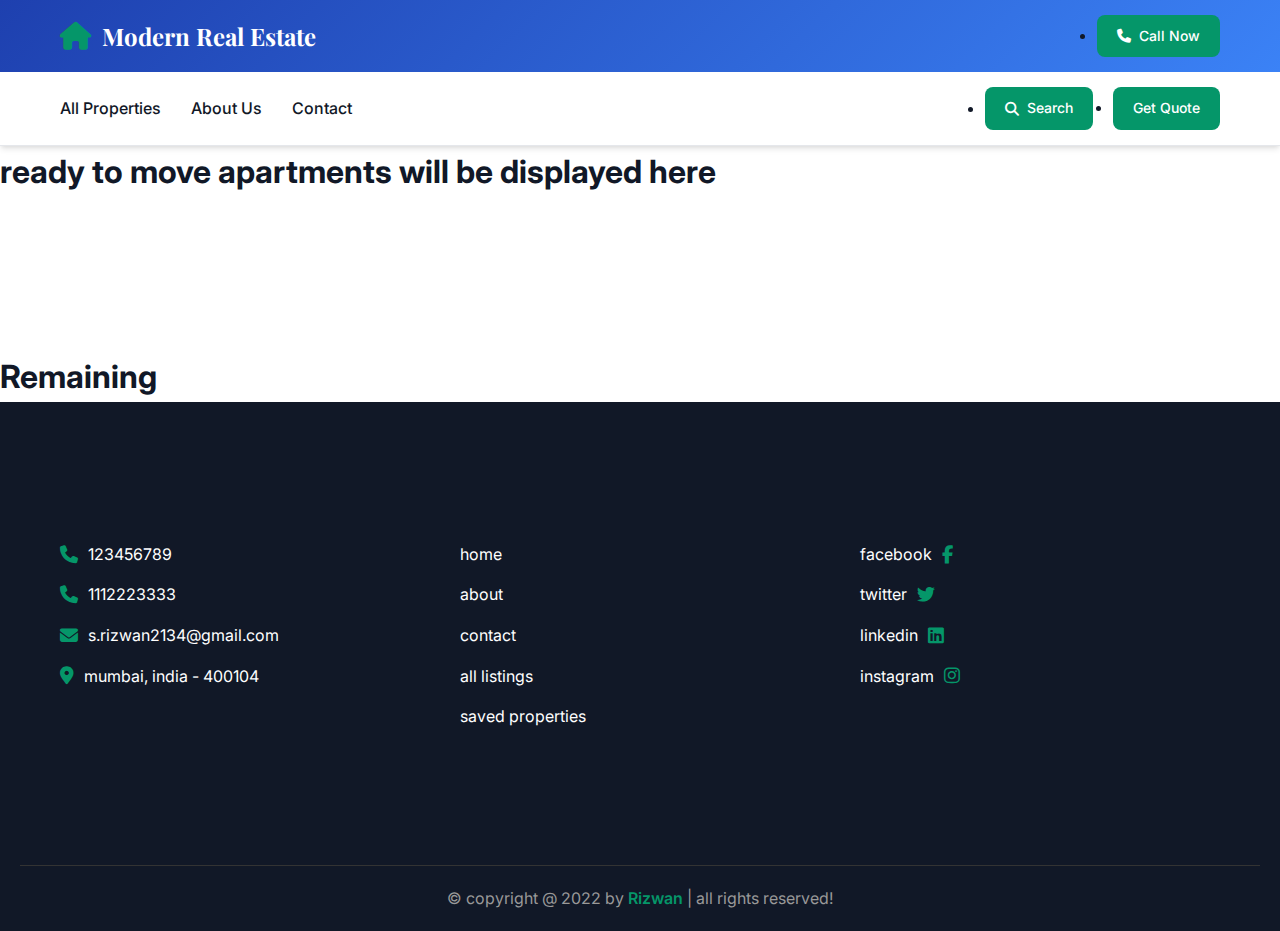
<file: readytomove.html>
<!DOCTYPE html>
<html lang="en">
<head>
   <meta charset="UTF-8">
   <meta http-equiv="X-UA-Compatible" content="IE=edge">
   <meta name="viewport" content="width=device-width, initial-scale=1.0">
   <title>Ready to Move Properties - Modern Real Estate</title>

   <!-- font awesome cdn link  -->
   <link rel="stylesheet" href="https://cdnjs.cloudflare.com/ajax/libs/font-awesome/6.2.0/css/all.min.css">

   <!-- custom css file link  -->
   <link rel="stylesheet" href="css/style.css">

</head>
<body>
   
<!-- header section starts  -->

<header class="header">

   <nav class="navbar nav-1">
      <section class="flex">
         <a href="index.html" class="logo"><i class="fas fa-home"></i>Modern Real Estate</a>

         <ul>
            <li><a href="tel:+1234567890" class="contact-btn"><i class="fas fa-phone"></i>Call Now</a></li>
         </ul>
      </section>
   </nav>

   <nav class="navbar nav-2">
      <section class="flex">
         <div id="menu-btn" class="fas fa-bars"></div>

         <div class="menu">
            <ul>
               <li><a href="listings.html">All Properties</a></li>
               <li><a href="about.html">About Us</a></li>
               <li><a href="contact.html">Contact</a></li>
            </ul>
         </div>

         <ul>
            <li><a href="#" class="search-btn"><i class="fas fa-search"></i>Search</a></li>
            <li><a href="contact.html" class="contact-nav">Get Quote</a></li>
         </ul>
      </section>
   </nav>

</header>

<!-- header section ends -->



<h1>ready to move apartments  will be displayed here<h1>


<br>
<br>
<br>


<h1>Remaining </h1>






<!-- footer section starts  -->

<footer class="footer">

   <section class="flex">

      <div class="box">
         <a href="tel:1234567890"><i class="fas fa-phone"></i><span>123456789</span></a>
         <a href="tel:1112223333"><i class="fas fa-phone"></i><span>1112223333</span></a>
         <a href="mailto:s.rizwan2134@gmail.com"><i class="fas fa-envelope"></i><span>s.rizwan2134@gmail.com</span></a>
         <a href="#"><i class="fas fa-map-marker-alt"></i><span>mumbai, india - 400104</span></a>
      </div>

      <div class="box">
         <a href="index.html"><span>home</span></a>
         <a href="about.html"><span>about</span></a>
         <a href="contact.html"><span>contact</span></a>
         <a href="listings.html"><span>all listings</span></a>
         <a href="#"><span>saved properties</span></a>
      </div>

      <div class="box">
         <a href="#"><span>facebook</span><i class="fab fa-facebook-f"></i></a>
         <a href="#"><span>twitter</span><i class="fab fa-twitter"></i></a>
         <a href="#"><span>linkedin</span><i class="fab fa-linkedin"></i></a>
         <a href="#"><span>instagram</span><i class="fab fa-instagram"></i></a>

      </div>

   </section>

   <div class="credit">&copy; copyright @ 2022 by <span>Rizwan</span> | all rights reserved!</div>

</footer>

<!-- footer section ends -->


<!-- custom js file link  -->
<script src="js/script.js"></script>

</body>
</html>
</file>
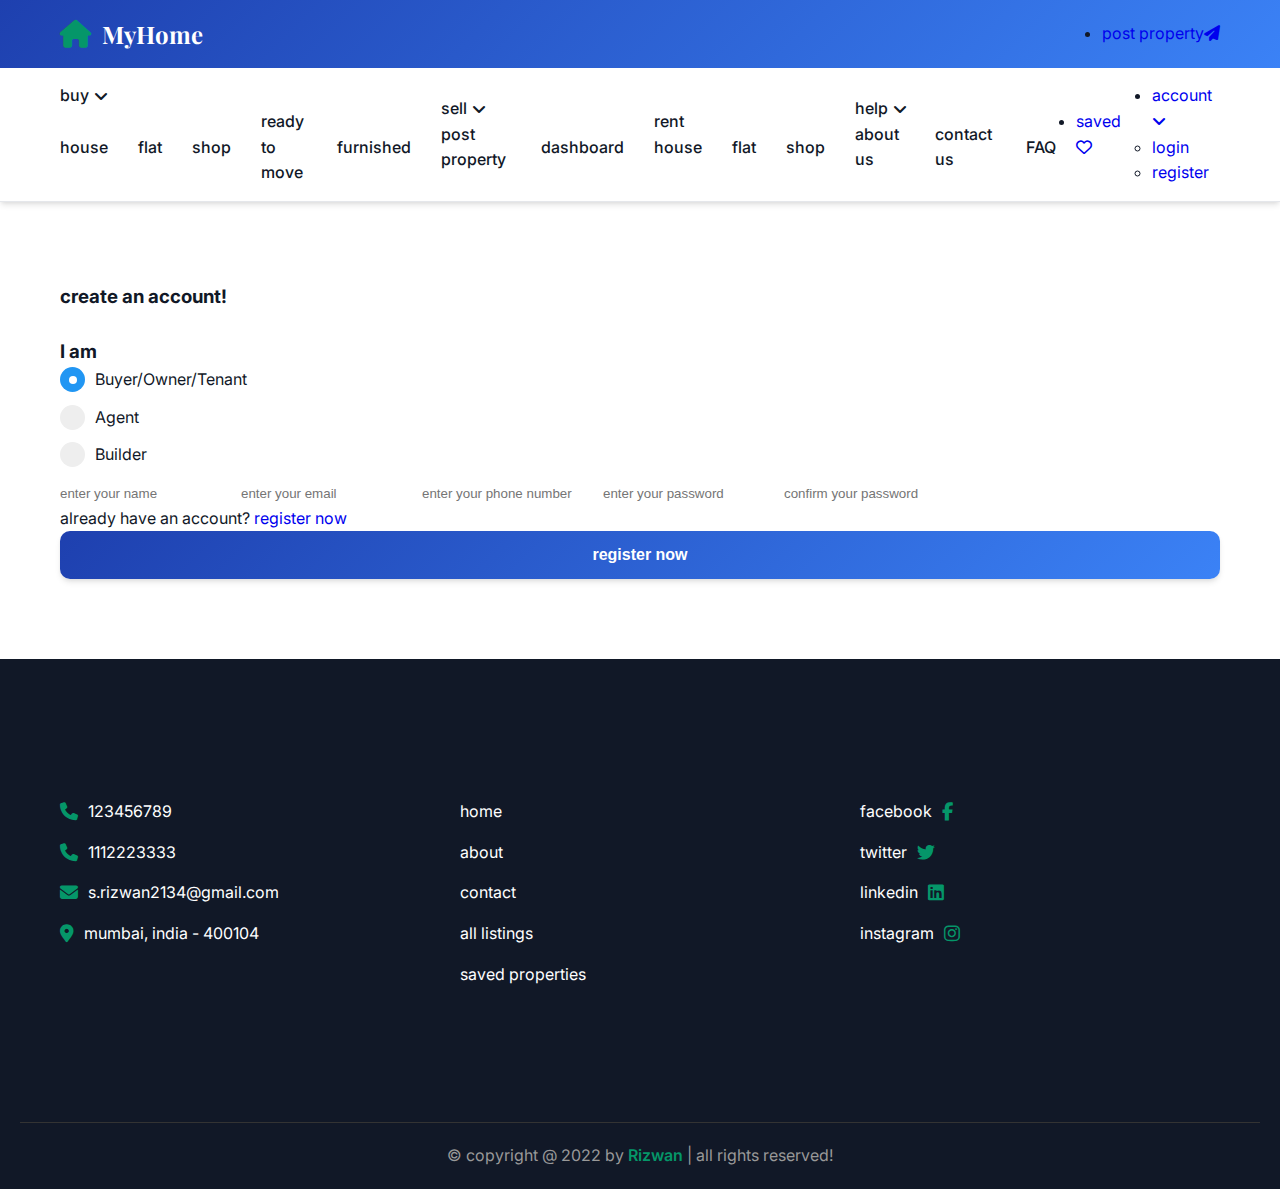
<file: register.html>
<!DOCTYPE html>
<html lang="en">
<head>
   <meta charset="UTF-8">
   <meta http-equiv="X-UA-Compatible" content="IE=edge">
   <meta name="viewport" content="width=device-width, initial-scale=1.0">
   <title>Register</title>

   <!-- font awesome cdn link  -->
   <link rel="stylesheet" href="https://cdnjs.cloudflare.com/ajax/libs/font-awesome/6.2.0/css/all.min.css">

   <!-- custom css file link  -->
   <link rel="stylesheet" href="css/style.css">

</head>

<!-- style for i a chech button-->
<style>
   /* The container */
   .container {
     display: block;
     position: relative;
     padding-left: 35px;
     margin-bottom: 12px;
     cursor: pointer;
     font-size: 16px;
     -webkit-user-select: none;
     -moz-user-select: none;
     -ms-user-select: none;
     user-select: none;
   }
   
   /* Hide the browser's default radio button */
   .container input {
     position: absolute;
     opacity: 0;
     cursor: pointer;
   }
   
   /* Create a custom radio button */
   .checkmark {
     position: absolute;
     top: 0;
     left: 0;
     height: 25px;
     width: 25px;
     background-color: #eee;
     border-radius: 50%;
   }
   
   /* On mouse-over, add a grey background color */
   .container:hover input ~ .checkmark {
     background-color: #ccc;
   }
   
   /* When the radio button is checked, add a blue background */
   .container input:checked ~ .checkmark {
     background-color: #2196F3;
   }
   
   /* Create the indicator (the dot/circle - hidden when not checked) */
   .checkmark:after {
     content: "";
     position: absolute;
     display: none;
   }
   
   /* Show the indicator (dot/circle) when checked */
   .container input:checked ~ .checkmark:after {
     display: block;
   }
   
   /* Style the indicator (dot/circle) */
   .container .checkmark:after {
       top: 9px;
      left: 9px;
      width: 8px;
      height: 8px;
      border-radius: 50%;
      background: white;
   }
   </style>
<body>
   
<!-- header section starts  -->

<header class="header">

   <nav class="navbar nav-1">
      <section class="flex">
         <a href="home.html" class="logo"><i class="fas fa-house"></i>MyHome</a>

         <ul>
            <li><a href="#">post property<i class="fas fa-paper-plane"></i></a></li>
         </ul>
      </section>
   </nav>

   <nav class="navbar nav-2">
      <section class="flex">
         <div id="menu-btn" class="fas fa-bars"></div>

         <div class="menu">
            <ul>
               <li><a href="#">buy<i class="fas fa-angle-down"></i></a>
                  <ul>
                     <li><a href="#">house</a></li>
                     <li><a href="#">flat</a></li>
                     <li><a href="#">shop</a></li>
                     <li><a href="#">ready to move</a></li>
                     <li><a href="#">furnished</a></li>
                  </ul>
               </li>
               <li><a href="#">sell<i class="fas fa-angle-down"></i></a>
                  <ul>
                     <li><a href="#">post property</a></li>
                     <li><a href="#">dashboard</a></li>
                  </ul>
               </li>
               <li><a href="#">rent</a>
                  <ul>
                     <li><a href="#">house</a></li>
                     <li><a href="#">flat</a></li>
                     <li><a href="#">shop</a></li>
                  </ul>
               </li>
               <li><a href="#">help<i class="fas fa-angle-down"></i></a>
                  <ul>
                     <li><a href="about.html">about us</a></i></li>
                     <li><a href="contact.html">contact us</a></i></li>
                     <li><a href="contact.html#faq">FAQ</a></i></li>
                  </ul>
               </li>
            </ul>
         </div>

         <ul>
            <li><a href="#">saved <i class="far fa-heart"></i></a></li>
            <li><a href="#">account <i class="fas fa-angle-down"></i></a>
               <ul>
                  <li><a href="login.html">login</a></li>
                  <li><a href="register.html">register</a></li>
               </ul>
            </li>
         </ul>
      </section>
   </nav>

</header>

<!-- header section ends -->

<!-- register section starts  -->

<section class="form-container">

   <form action="" method="post">
      <h3>create an account!</h3><br>
      <h3>I am</h3>

      <label class="container">Buyer/Owner/Tenant 
         <input type="radio" checked="checked" name="radio">
         <span class="checkmark"></span>
       </label>
       <label class="container">Agent 
         <input type="radio" name="radio">
         <span class="checkmark"></span>
       </label>
       <label class="container">Builder
         <input type="radio" name="radio">
         <span class="checkmark"></span>
       </label>
      


      <input type="tel" name="name" required maxlength="50" placeholder="enter your name" class="box">
      <input type="email" name="email" required maxlength="50" placeholder="enter your email" class="box">
      <input type="number" name="phone number" required maxlength="50" placeholder="enter your phone number" class="box">
      <input type="password" name="pass" required maxlength="20" placeholder="enter your password" class="box">
      <input type="password" name="c_pass" required maxlength="20" placeholder="confirm your password" class="box">
      <p>already have an account? <a href="login.html">register now</a></p>
      <input type="submit" value="register now" name="submit" class="btn">
   </form>

</section>

<!-- register section ends -->












<!-- footer section starts  -->

<footer class="footer">

   <section class="flex">

      <div class="box">
         <a href="tel:1234567890"><i class="fas fa-phone"></i><span>123456789</span></a>
         <a href="tel:1112223333"><i class="fas fa-phone"></i><span>1112223333</span></a>
         <a href="mailto:s.rizwan2134@gmail.com"><i class="fas fa-envelope"></i><span>s.rizwan2134@gmail.com</span></a>
         <a href="#"><i class="fas fa-map-marker-alt"></i><span>mumbai, india - 400104</span></a>
      </div>

      <div class="box">
         <a href="home.html"><span>home</span></a>
         <a href="about.html"><span>about</span></a>
         <a href="contact.html"><span>contact</span></a>
         <a href="listings.html"><span>all listings</span></a>
         <a href="#"><span>saved properties</span></a>
      </div>

      <div class="box">
         <a href="#"><span>facebook</span><i class="fab fa-facebook-f"></i></a>
         <a href="#"><span>twitter</span><i class="fab fa-twitter"></i></a>
         <a href="#"><span>linkedin</span><i class="fab fa-linkedin"></i></a>
         <a href="#"><span>instagram</span><i class="fab fa-instagram"></i></a>

      </div>

   </section>

   <div class="credit">&copy; copyright @ 2022 by <span>Rizwan</span> | all rights reserved!</div>

</footer>

<!-- footer section ends -->


<!-- custom js file link  -->
<script src="js/script.js"></script>

</body>
</html>
</file>
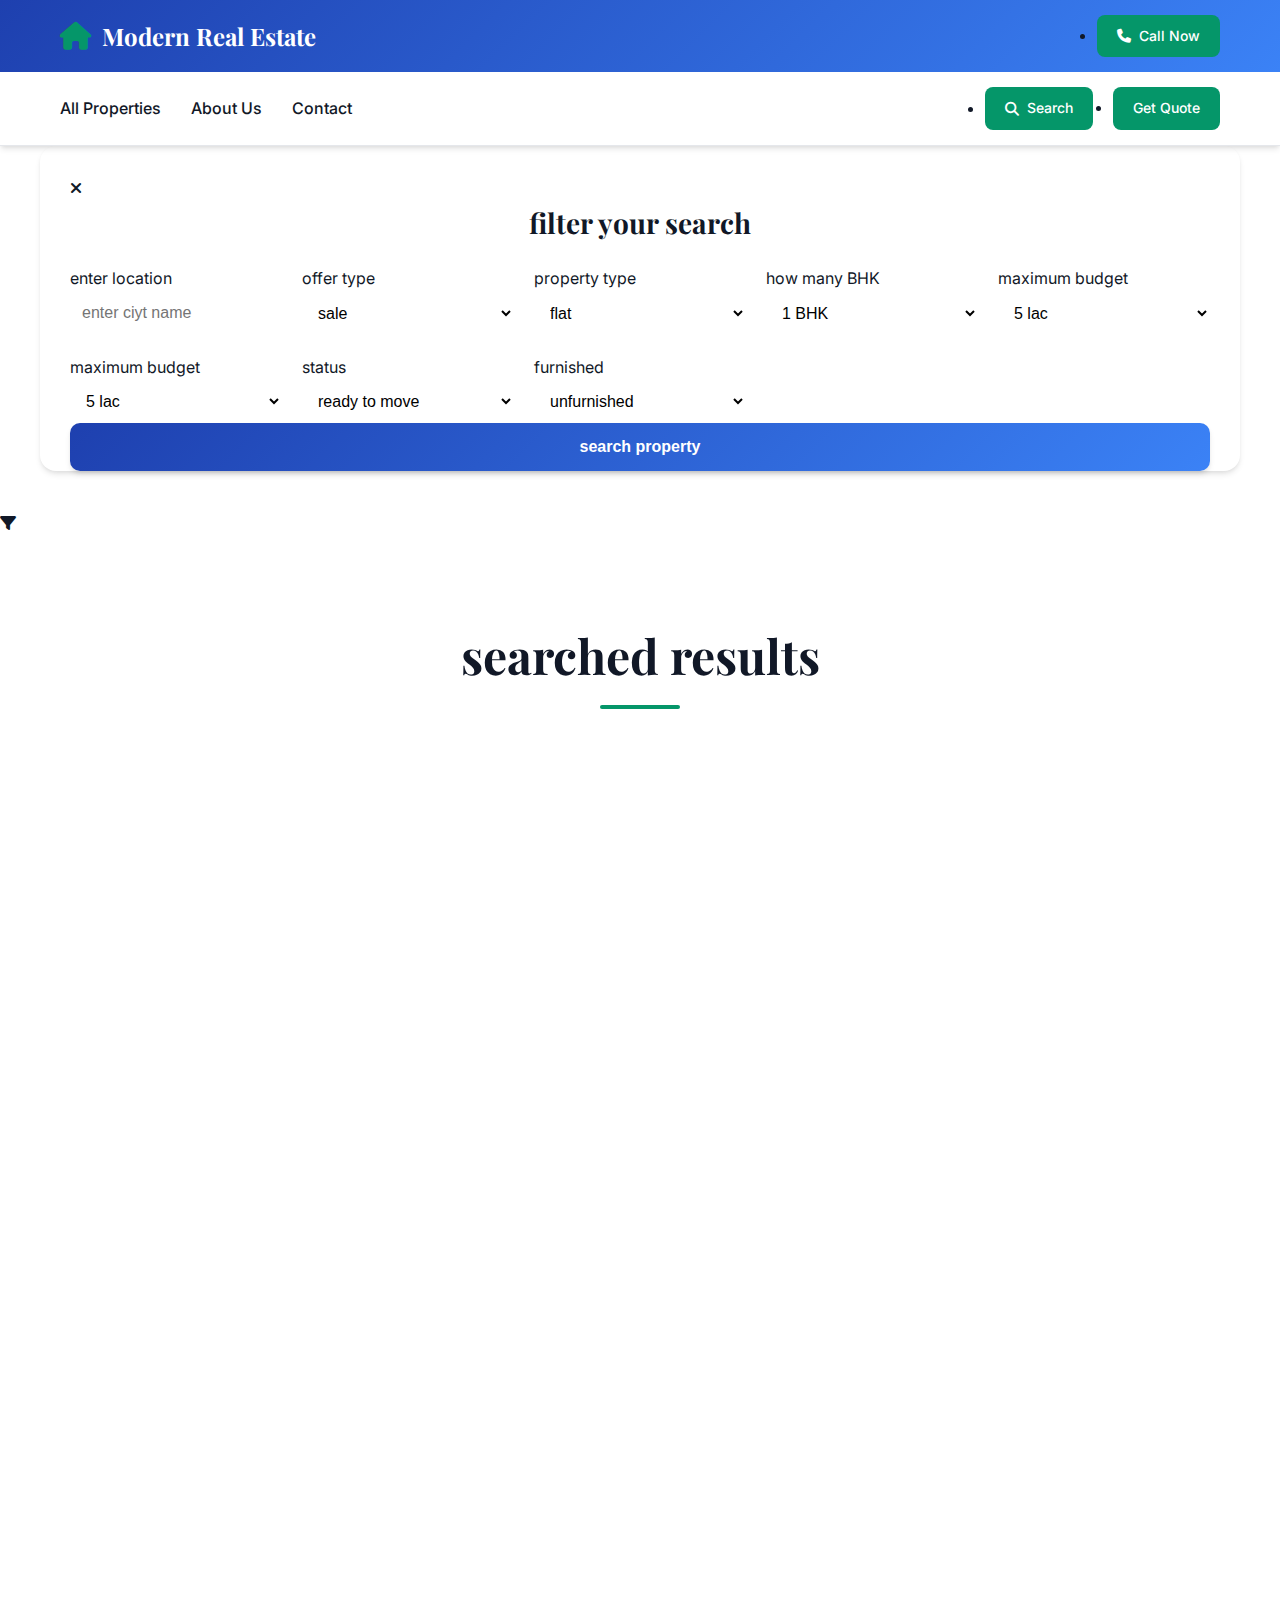
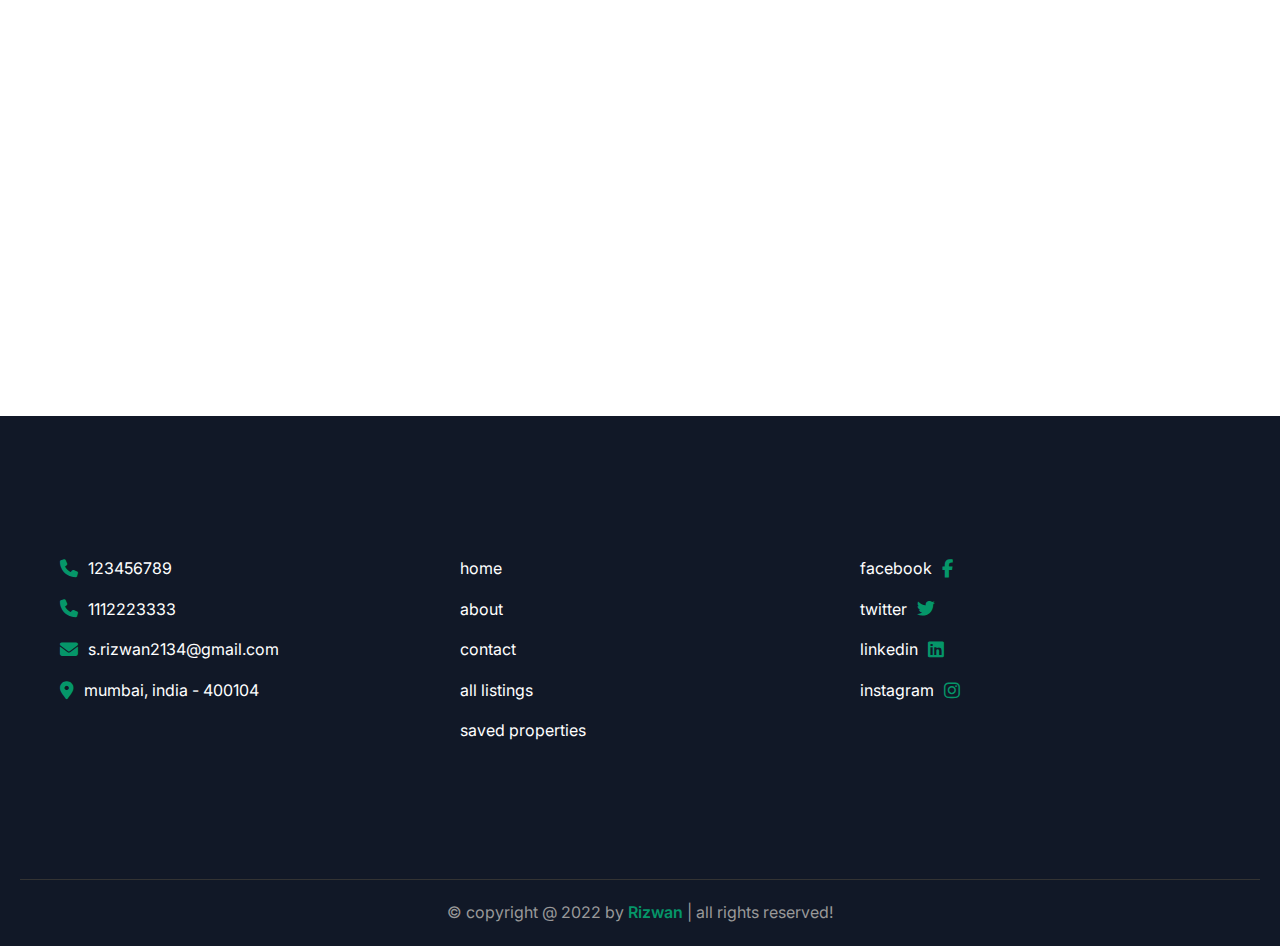
<file: search.html>
<!DOCTYPE html>
<html lang="en">
<head>
   <meta charset="UTF-8">
   <meta http-equiv="X-UA-Compatible" content="IE=edge">
   <meta name="viewport" content="width=device-width, initial-scale=1.0">
   <title>Search Properties - Modern Real Estate</title>

   <!-- font awesome cdn link  -->
   <link rel="stylesheet" href="https://cdnjs.cloudflare.com/ajax/libs/font-awesome/6.2.0/css/all.min.css">

   <!-- custom css file link  -->
   <link rel="stylesheet" href="css/style.css">

</head>
<body>
   
<!-- header section starts  -->

<header class="header">

   <nav class="navbar nav-1">
      <section class="flex">
         <a href="index.html" class="logo"><i class="fas fa-home"></i>Modern Real Estate</a>

         <ul>
            <li><a href="tel:+1234567890" class="contact-btn"><i class="fas fa-phone"></i>Call Now</a></li>
         </ul>
      </section>
   </nav>

   <nav class="navbar nav-2">
      <section class="flex">
         <div id="menu-btn" class="fas fa-bars"></div>

         <div class="menu">
            <ul>
               <li><a href="listings.html">All Properties</a></li>
               <li><a href="about.html">About Us</a></li>
               <li><a href="contact.html">Contact</a></li>
            </ul>
         </div>

         <ul>
            <li><a href="#" class="search-btn"><i class="fas fa-search"></i>Search</a></li>
            <li><a href="contact.html" class="contact-nav">Get Quote</a></li>
         </ul>
      </section>
   </nav>

</header>

<!-- header section ends -->

<!-- search filter section starts  -->

<section class="filters" style="padding-bottom: 0;">

   <form action="" method="post">
      <div id="close-filter"><i class="fas fa-times"></i></div>
      <h3>filter your search</h3>
         
         <div class="flex">
            <div class="box">
               <p>enter location</p>
               <input type="text" name="location" required maxlength="50" placeholder="enter ciyt name" class="input">
            </div>
            <div class="box">
               <p>offer type</p>
               <select name="offer" class="input" required>
                  <option value="sale">sale</option>
                  <option value="resale">resale</option>
                  <option value="rent">rent</option>
               </select>
            </div>
            <div class="box">
               <p>property type</p>
               <select name="type" class="input" required>
                  <option value="flat">flat</option>
                  <option value="house">house</option>
                  <option value="shop">shop</option>
               </select>
            </div>
            <div class="box">
               <p>how many BHK</p>
               <select name="bhk" class="input" required>
                  <option value="1">1 BHK</option>
                  <option value="2">2 BHK</option>
                  <option value="3">3 BHK</option>
                  <option value="4">4 BHK</option>
                  <option value="5">5 BHK</option>
                  <option value="6">6 BHK</option>
                  <option value="7">7 BHK</option>
                  <option value="8">8 BHK</option>
                  <option value="9">9 BHK</option>
               </select>
            </div>
            <div class="box">
               <p>maximum budget</p>
               <select name="minimum" class="input" required>
                  <option value="5000000">5 lac</option>
                  <option value="1000000">10 lac</option>
                  <option value="2000000">20 lac</option>
                  <option value="3000000">30 lac</option>
                  <option value="4000000">40 lac</option>
                  <option value="4000000">40 lac</option>
                  <option value="5000000">50 lac</option>
                  <option value="6000000">60 lac</option>
                  <option value="7000000">70 lac</option>
                  <option value="8000000">80 lac</option>
                  <option value="9000000">90 lac</option>
                  <option value="10000000">1 Cr</option>
                  <option value="20000000">2 Cr</option>
                  <option value="30000000">3 Cr</option>
                  <option value="40000000">4 Cr</option>
                  <option value="50000000">5 Cr</option>
                  <option value="60000000">6 Cr</option>
                  <option value="70000000">7 Cr</option>
                  <option value="80000000">8 Cr</option>
                  <option value="90000000">9 Cr</option>
                  <option value="100000000">10 Cr</option>
                  <option value="150000000">15 Cr</option>
                  <option value="200000000">20 Cr</option>
               </select>
            </div>
            <div class="box">
               <p>maximum budget</p>
               <select name="maximum" class="input" required>
                  <option value="5000000">5 lac</option>
                  <option value="1000000">10 lac</option>
                  <option value="2000000">20 lac</option>
                  <option value="3000000">30 lac</option>
                  <option value="4000000">40 lac</option>
                  <option value="4000000">40 lac</option>
                  <option value="5000000">50 lac</option>
                  <option value="6000000">60 lac</option>
                  <option value="7000000">70 lac</option>
                  <option value="8000000">80 lac</option>
                  <option value="9000000">90 lac</option>
                  <option value="10000000">1 Cr</option>
                  <option value="20000000">2 Cr</option>
                  <option value="30000000">3 Cr</option>
                  <option value="40000000">4 Cr</option>
                  <option value="50000000">5 Cr</option>
                  <option value="60000000">6 Cr</option>
                  <option value="70000000">7 Cr</option>
                  <option value="80000000">8 Cr</option>
                  <option value="90000000">9 Cr</option>
                  <option value="100000000">10 Cr</option>
                  <option value="150000000">15 Cr</option>
                  <option value="200000000">20 Cr</option>
               </select>
            </div>
            <div class="box">
               <p>status</p>
               <select name="status" class="input" required>
                  <option value="ready to move">ready to move</option>
                  <option value="under construction">under construction</option>
               </select>
            </div>
            <div class="box">
               <p>furnished</p>
               <select name="furnished" class="input" required>
                  <option value="unfurnished">unfurnished</option>
                  <option value="furnished">furnished</option>
                  <option value="semi-furnished">semi-furnished</option>
               </select>
            </div>
         </div>
         <input type="submit" value="search property" name="search" class="btn">
   </form>

</section>

<!-- search filter section ends -->

<div id="filter-btn" class="fas fa-filter"></div>

<!-- listings section starts  -->

<section class="listings">

   <h1 class="heading">searched results</h1>

   <div class="box-container">

      <div class="box">
         <div class="admin">
            <h3>j</h3>
            <div>
               <p>john deo</p>
               <span>10-11-2022</span>
            </div>
         </div>
         <div class="thumb">
            <p class="total-images"><i class="far fa-image"></i><span>4</span></p>
            <p class="type"><span>house</span><span>sale</span></p>
            <form action="" method="post" class="save">
               <button type="submit" name="save" class="far fa-heart"></button>
            </form>
            <img src="images/house-img-1.webp" alt="">
         </div>
         <h3 class="name">modern flats and appartments</h3>
         <p class="location"><i class="fas fa-map-marker-alt"></i><span>andheri, mumbai, india - 401303</span></p>
         <div class="flex">
            <p><i class="fas fa-bed"></i><span>3</span></p>
            <p><i class="fas fa-bath"></i><span>2</span></p>
            <p><i class="fas fa-maximize"></i><span>750sqft</span></p>
         </div>
         <a href="view_property.html" class="btn">view property</a>
      </div>

      <div class="box">
         <div class="admin">
            <h3>j</h3>
            <div>
               <p>john deo</p>
               <span>10-11-2022</span>
            </div>
         </div>
         <div class="thumb">
            <p class="total-images"><i class="far fa-image"></i><span>4</span></p>
            <p class="type"><span>flat</span><span>sale</span></p>
            <form action="" method="post" class="save">
               <button type="submit" name="save" class="far fa-heart"></button>
            </form>
            <img src="images/house-img-2.webp" alt="">
         </div>
         <h3 class="name">modern flats and appartments</h3>
         <p class="location"><i class="fas fa-map-marker-alt"></i><span>andheri, mumbai, india - 401303</span></p>
         <div class="flex">
            <p><i class="fas fa-bed"></i><span>3</span></p>
            <p><i class="fas fa-bath"></i><span>2</span></p>
            <p><i class="fas fa-maximize"></i><span>750sqft</span></p>
         </div>
         <a href="view_property.html" class="btn">view property</a>
      </div>

      <div class="box">
         <div class="admin">
            <h3>j</h3>
            <div>
               <p>john deo</p>
               <span>10-11-2022</span>
            </div>
         </div>
         <div class="thumb">
            <p class="total-images"><i class="far fa-image"></i><span>4</span></p>
            <p class="type"><span>flat</span><span>sale</span></p>
            <form action="" method="post" class="save">
               <button type="submit" name="save" class="far fa-heart"></button>
            </form>
            <img src="images/house-img-3.jpg" alt="">
         </div>
         <h3 class="name">modern flats and appartments</h3>
         <p class="location"><i class="fas fa-map-marker-alt"></i><span>andheri, mumbai, india - 401303</span></p>
         <div class="flex">
            <p><i class="fas fa-bed"></i><span>3</span></p>
            <p><i class="fas fa-bath"></i><span>2</span></p>
            <p><i class="fas fa-maximize"></i><span>750sqft</span></p>
         </div>
         <a href="view_property.html" class="btn">view property</a>
      </div>

   </div>

</section>

<!-- listings section ends -->











<!-- footer section starts  -->

<footer class="footer">

   <section class="flex">

      <div class="box">
         <a href="tel:1234567890"><i class="fas fa-phone"></i><span>123456789</span></a>
         <a href="tel:1112223333"><i class="fas fa-phone"></i><span>1112223333</span></a>
         <a href="mailto:s.rizwan2134@gmail.com"><i class="fas fa-envelope"></i><span>s.rizwan2134@gmail.com</span></a>
         <a href="#"><i class="fas fa-map-marker-alt"></i><span>mumbai, india - 400104</span></a>
      </div>

      <div class="box">
         <a href="index.html"><span>home</span></a>
         <a href="about.html"><span>about</span></a>
         <a href="contact.html"><span>contact</span></a>
         <a href="listings.html"><span>all listings</span></a>
         <a href="#"><span>saved properties</span></a>
      </div>

      <div class="box">
         <a href="#"><span>facebook</span><i class="fab fa-facebook-f"></i></a>
         <a href="#"><span>twitter</span><i class="fab fa-twitter"></i></a>
         <a href="#"><span>linkedin</span><i class="fab fa-linkedin"></i></a>
         <a href="#"><span>instagram</span><i class="fab fa-instagram"></i></a>

      </div>

   </section>

   <div class="credit">&copy; copyright @ 2022 by <span>Rizwan</span> | all rights reserved!</div>

</footer>

<!-- footer section ends -->


<!-- custom js file link  -->
<script src="js/script.js"></script>

<script>

document.querySelector('#filter-btn').onclick = () =>{
   document.querySelector('.filters').classList.add('active');
}

document.querySelector('#close-filter').onclick = () =>{
   document.querySelector('.filters').classList.remove('active');
}

</script>

</body>
</html>
</file>
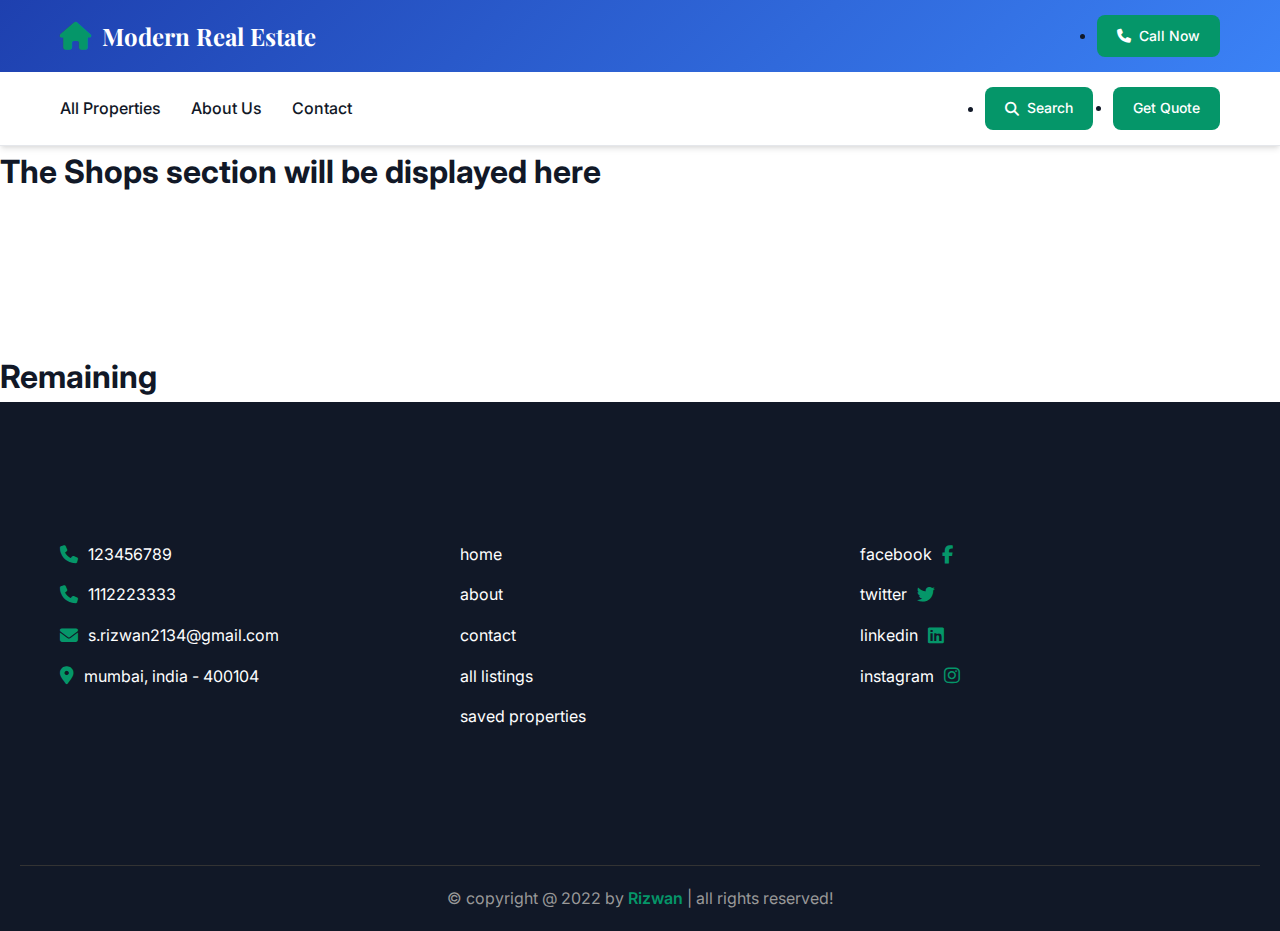
<file: shop.html>
<!DOCTYPE html>
<html lang="en">
<head>
   <meta charset="UTF-8">
   <meta http-equiv="X-UA-Compatible" content="IE=edge">
   <meta name="viewport" content="width=device-width, initial-scale=1.0">
   <title>Commercial Properties - Modern Real Estate</title>

   <!-- font awesome cdn link  -->
   <link rel="stylesheet" href="https://cdnjs.cloudflare.com/ajax/libs/font-awesome/6.2.0/css/all.min.css">

   <!-- custom css file link  -->
   <link rel="stylesheet" href="css/style.css">

</head>
<body>
   
<!-- header section starts  -->

<header class="header">

   <nav class="navbar nav-1">
      <section class="flex">
         <a href="index.html" class="logo"><i class="fas fa-home"></i>Modern Real Estate</a>

         <ul>
            <li><a href="tel:+1234567890" class="contact-btn"><i class="fas fa-phone"></i>Call Now</a></li>
         </ul>
      </section>
   </nav>

   <nav class="navbar nav-2">
      <section class="flex">
         <div id="menu-btn" class="fas fa-bars"></div>

         <div class="menu">
            <ul>
               <li><a href="listings.html">All Properties</a></li>
               <li><a href="about.html">About Us</a></li>
               <li><a href="contact.html">Contact</a></li>
            </ul>
         </div>

         <ul>
            <li><a href="#" class="search-btn"><i class="fas fa-search"></i>Search</a></li>
            <li><a href="contact.html" class="contact-nav">Get Quote</a></li>
         </ul>
      </section>
   </nav>

</header>

<!-- header section ends -->



<h1>The Shops section will be displayed here<h1>


<br>
<br>
<br>


<h1>Remaining </h1>






<!-- footer section starts  -->

<footer class="footer">

   <section class="flex">

      <div class="box">
         <a href="tel:1234567890"><i class="fas fa-phone"></i><span>123456789</span></a>
         <a href="tel:1112223333"><i class="fas fa-phone"></i><span>1112223333</span></a>
         <a href="mailto:s.rizwan2134@gmail.com"><i class="fas fa-envelope"></i><span>s.rizwan2134@gmail.com</span></a>
         <a href="#"><i class="fas fa-map-marker-alt"></i><span>mumbai, india - 400104</span></a>
      </div>

      <div class="box">
         <a href="index.html"><span>home</span></a>
         <a href="about.html"><span>about</span></a>
         <a href="contact.html"><span>contact</span></a>
         <a href="listings.html"><span>all listings</span></a>
         <a href="#"><span>saved properties</span></a>
      </div>

      <div class="box">
         <a href="#"><span>facebook</span><i class="fab fa-facebook-f"></i></a>
         <a href="#"><span>twitter</span><i class="fab fa-twitter"></i></a>
         <a href="#"><span>linkedin</span><i class="fab fa-linkedin"></i></a>
         <a href="#"><span>instagram</span><i class="fab fa-instagram"></i></a>

      </div>

   </section>

   <div class="credit">&copy; copyright @ 2022 by <span>Rizwan</span> | all rights reserved!</div>

</footer>

<!-- footer section ends -->


<!-- custom js file link  -->
<script src="js/script.js"></script>

</body>
</html>
</file>
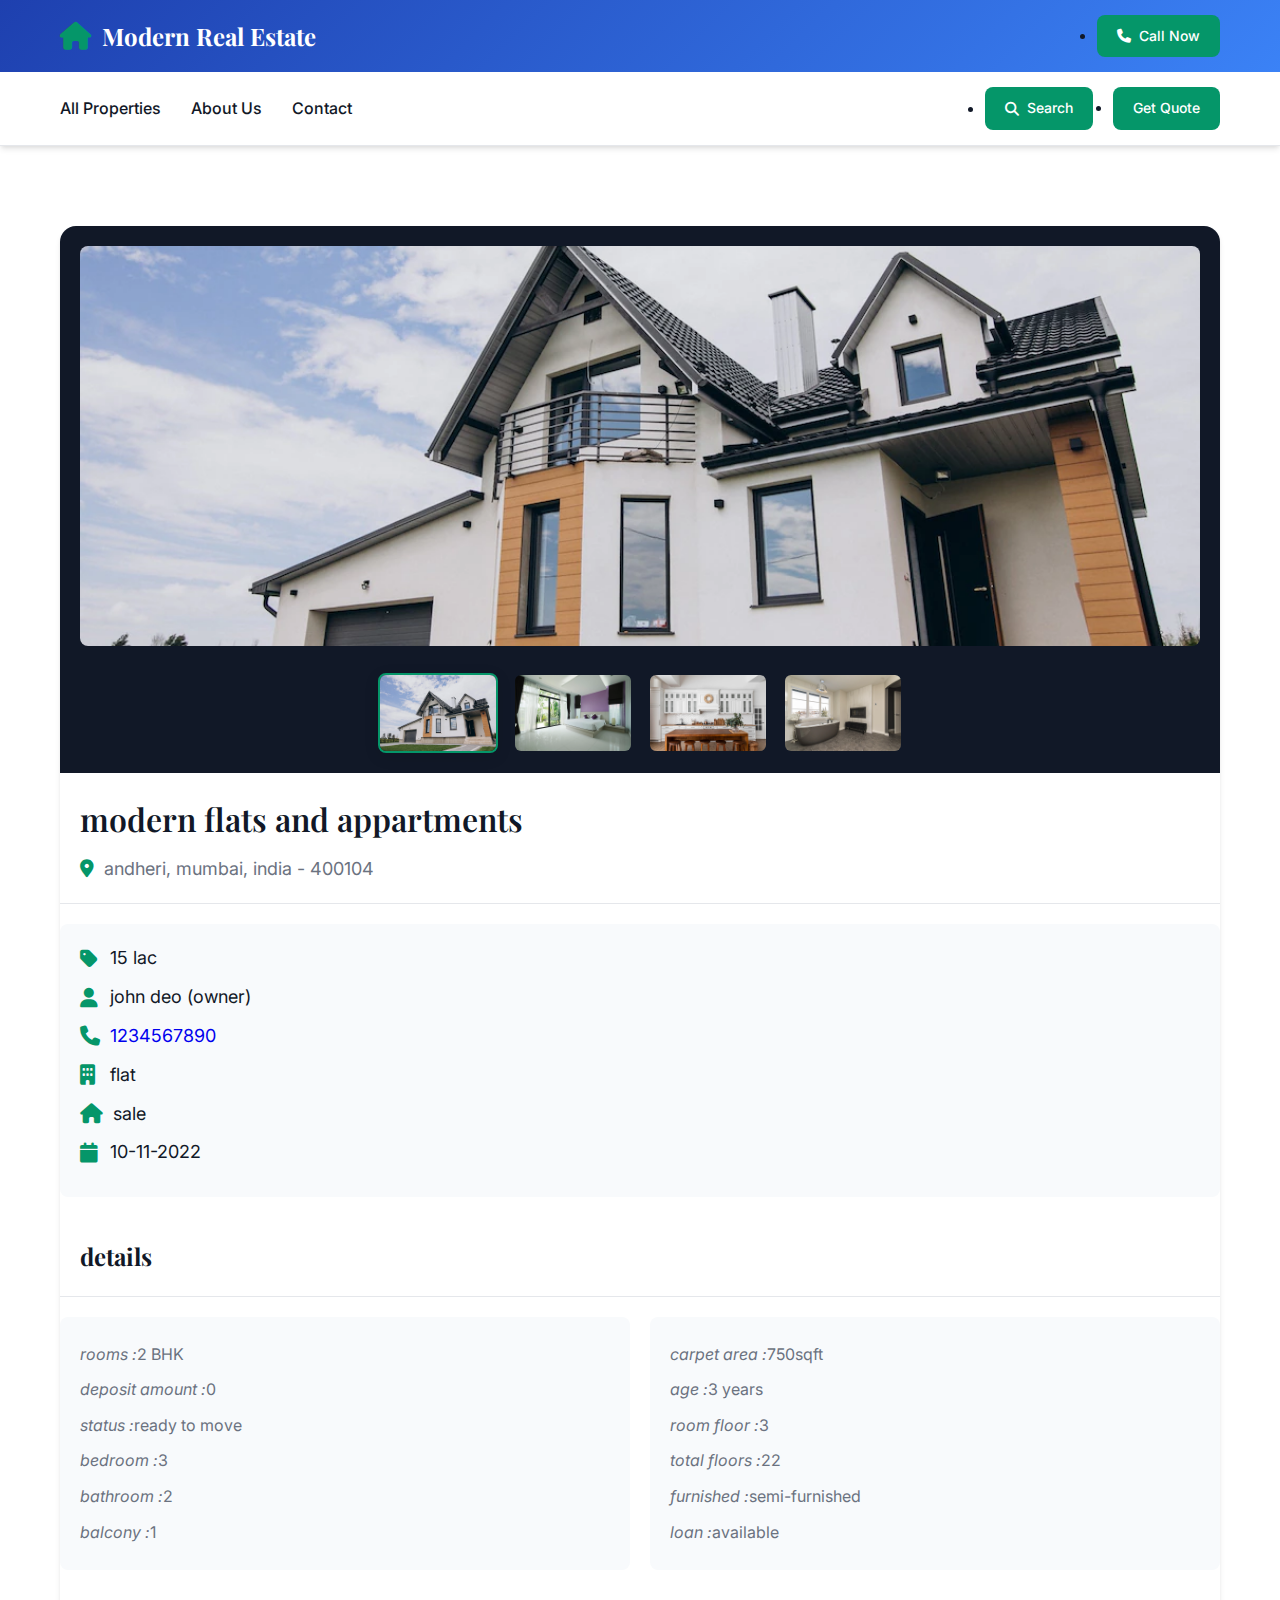
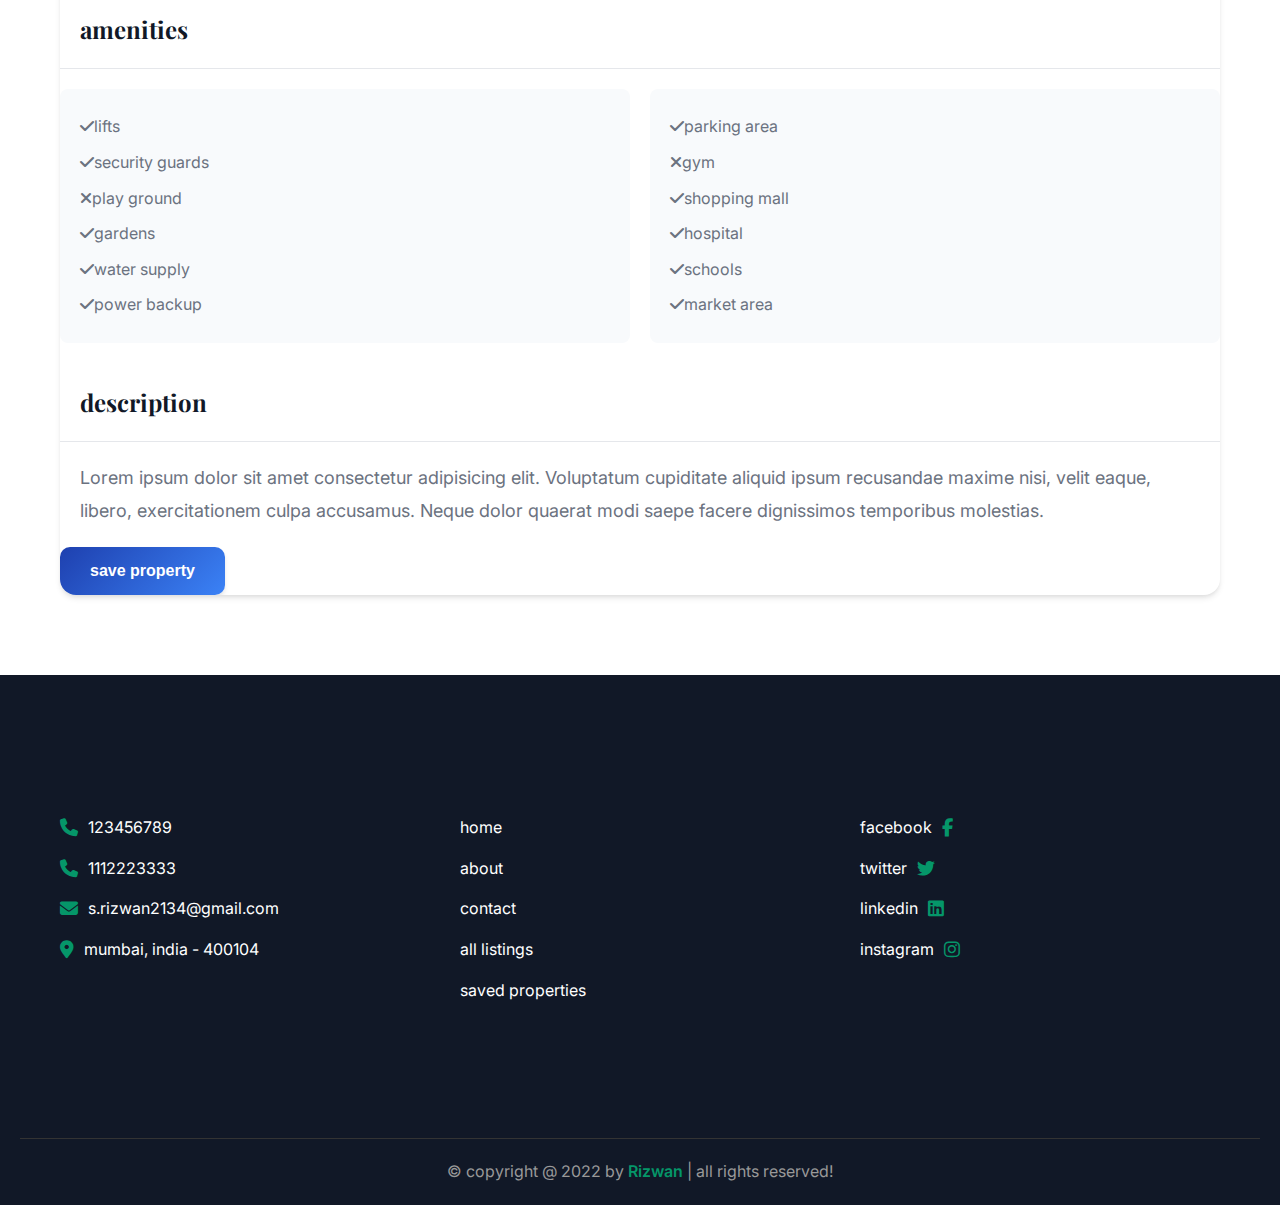
<file: view_property.html>
<!DOCTYPE html>
<html lang="en">
<head>
   <meta charset="UTF-8">
   <meta http-equiv="X-UA-Compatible" content="IE=edge">
   <meta name="viewport" content="width=device-width, initial-scale=1.0">
   <title>View Property - Modern Real Estate</title>

   <!-- font awesome cdn link  -->
   <link rel="stylesheet" href="https://cdnjs.cloudflare.com/ajax/libs/font-awesome/6.2.0/css/all.min.css">

   <!-- custom css file link  -->
   <link rel="stylesheet" href="css/style.css">

</head>
<body>
   
<!-- header section starts  -->

<header class="header">

   <nav class="navbar nav-1">
      <section class="flex">
         <a href="index.html" class="logo"><i class="fas fa-home"></i>Modern Real Estate</a>

         <ul>
            <li><a href="tel:+1234567890" class="contact-btn"><i class="fas fa-phone"></i>Call Now</a></li>
         </ul>
      </section>
   </nav>

   <nav class="navbar nav-2">
      <section class="flex">
         <div id="menu-btn" class="fas fa-bars"></div>

         <div class="menu">
            <ul>
               <li><a href="listings.html">All Properties</a></li>
               <li><a href="about.html">About Us</a></li>
               <li><a href="contact.html">Contact</a></li>
            </ul>
         </div>

         <ul>
            <li><a href="#" class="search-btn"><i class="fas fa-search"></i>Search</a></li>
            <li><a href="contact.html" class="contact-nav">Get Quote</a></li>
         </ul>
      </section>
   </nav>

</header>

<!-- header section ends -->

<!-- view property section starts  -->

<section class="view-property">

   <div class="details">
      <div class="thumb">
         <div class="big-image">
            <img src="images/house-img-1.webp" alt="" id="main-image">
         </div>
         <div class="small-images">
            <img src="images/house-img-1.webp" alt="" class="small-img" onclick="changeMainImage(this.src, this)">
            <img src="images/hall-img-1.webp" alt="" class="small-img" onclick="changeMainImage(this.src, this)">
            <img src="images/kitchen-img-1.webp" alt="" class="small-img" onclick="changeMainImage(this.src, this)">
            <img src="images/bathroom-img-1.webp" alt="" class="small-img" onclick="changeMainImage(this.src, this)">
         </div>
      </div>
      <h3 class="name">modern flats and appartments</h3>
      <p class="location"><i class="fas fa-map-marker-alt"></i><span>andheri, mumbai, india - 400104</span></p>
      <div class="info">
         <p><i class="fas fa-tag"></i><span>15 lac</span></p>
         <p><i class="fas fa-user"></i><span>john deo (owner)</span></p>
         <p><i class="fas fa-phone"></i><a href="tel:1234567890">1234567890</a></p>
         <p><i class="fas fa-building"></i><span>flat</span></p>
         <p><i class="fas fa-house"></i><span>sale</span></p>
         <p><i class="fas fa-calendar"></i><span>10-11-2022</span></p>
      </div>
      <h3 class="title">details</h3>
      <div class="flex">
         <div class="box">
            <p><i>rooms :</i><span>2 BHK</span></p>
            <p><i>deposit amount :</i><span>0</span></p>
            <p><i>status :</i><span>ready to move</span></p>
            <p><i>bedroom :</i><span>3</span></p>
            <p><i>bathroom :</i><span>2</span></p>
            <p><i>balcony :</i><span>1</span></p>
         </div>
         <div class="box">
            <p><i>carpet area :</i><span>750sqft</span></p>
            <p><i>age :</i><span>3 years</span></p>
            <p><i>room floor :</i><span>3</span></p>
            <p><i>total floors :</i><span>22</span></p>
            <p><i>furnished :</i><span>semi-furnished</span></p>
            <p><i>loan :</i><span>available</span></p>
         </div>
      </div>
      <h3 class="title">amenities</h3>
      <div class="flex">
         <div class="box">
            <p><i class="fas fa-check"></i><span>lifts</span></p>
            <p><i class="fas fa-check"></i><span>security guards</span></p>
            <p><i class="fas fa-times"></i><span>play ground</span></p>
            <p><i class="fas fa-check"></i><span>gardens</span></p>
            <p><i class="fas fa-check"></i><span>water supply</span></p>
            <p><i class="fas fa-check"></i><span>power backup</span></p>
         </div>
         <div class="box">
            <p><i class="fas fa-check"></i><span>parking area</span></p>
            <p><i class="fas fa-times"></i><span>gym</span></p>
            <p><i class="fas fa-check"></i><span>shopping mall</span></p>
            <p><i class="fas fa-check"></i><span>hospital</span></p>
            <p><i class="fas fa-check"></i><span>schools</span></p>
            <p><i class="fas fa-check"></i><span>market area</span></p>
         </div>
      </div>
      <h3 class="title">description</h3>
      <p class="description">Lorem ipsum dolor sit amet consectetur adipisicing elit. Voluptatum cupiditate aliquid ipsum recusandae maxime nisi, velit eaque, libero, exercitationem culpa accusamus. Neque dolor quaerat modi saepe facere dignissimos temporibus molestias.</p>
      <form action="" method="post">
         <input type="submit" value="save property" name="save" class="inline-btn">
      </form>
   </div>

</section>

<!-- view property section ends -->

<!-- footer section starts  -->

<footer class="footer">

   <section class="flex">

      <div class="box">
         <a href="tel:1234567890"><i class="fas fa-phone"></i><span>123456789</span></a>
         <a href="tel:1112223333"><i class="fas fa-phone"></i><span>1112223333</span></a>
         <a href="mailto:s.rizwan2134@gmail.com"><i class="fas fa-envelope"></i><span>s.rizwan2134@gmail.com</span></a>
         <a href="#"><i class="fas fa-map-marker-alt"></i><span>mumbai, india - 400104</span></a>
      </div>

      <div class="box">
         <a href="index.html"><span>home</span></a>
         <a href="about.html"><span>about</span></a>
         <a href="contact.html"><span>contact</span></a>
         <a href="listings.html"><span>all listings</span></a>
         <a href="#"><span>saved properties</span></a>
      </div>

      <div class="box">
         <a href="#"><span>facebook</span><i class="fab fa-facebook-f"></i></a>
         <a href="#"><span>twitter</span><i class="fab fa-twitter"></i></a>
         <a href="#"><span>linkedin</span><i class="fab fa-linkedin"></i></a>
         <a href="#"><span>instagram</span><i class="fab fa-instagram"></i></a>

      </div>

   </section>

   <div class="credit">&copy; copyright @ 2022 by <span>Rizwan</span> | all rights reserved!</div>

</footer>

<!-- footer section ends -->

<!-- custom js file link  -->
<script src="js/script.js"></script>

<script>
// Function to change main image when small images are clicked
function changeMainImage(imageSrc, clickedImage) {
    const mainImage = document.getElementById('main-image');
    if (mainImage) {
        // Remove active class from all small images
        document.querySelectorAll('.small-img').forEach(img => {
            img.classList.remove('active');
        });
        
        // Add active class to clicked image
        if (clickedImage) {
            clickedImage.classList.add('active');
        }
        
        // Change main image with fade effect
        mainImage.style.opacity = '0';
        setTimeout(() => {
            mainImage.src = imageSrc;
            mainImage.style.opacity = '1';
        }, 150);
    }
}

// Add hover effect and click functionality to small images
document.addEventListener('DOMContentLoaded', function() {
    const smallImages = document.querySelectorAll('.small-img');
    const mainImage = document.getElementById('main-image');
    
    // Set first image as active by default
    if (smallImages.length > 0) {
        smallImages[0].classList.add('active');
    }
    
    smallImages.forEach(img => {
        img.style.cursor = 'pointer';
        
        // Add click event with active state
        img.addEventListener('click', function() {
            changeMainImage(this.src, this);
        });
        
        // Add keyboard accessibility
        img.addEventListener('keydown', function(e) {
            if (e.key === 'Enter' || e.key === ' ') {
                e.preventDefault();
                changeMainImage(this.src, this);
            }
        });
        
        // Make images focusable
        img.setAttribute('tabindex', '0');
        img.setAttribute('role', 'button');
        img.setAttribute('aria-label', 'View ' + img.alt);
    });
    
    // Add smooth loading for main image
    if (mainImage) {
        mainImage.addEventListener('load', function() {
            this.style.opacity = '1';
        });
    }
});
</script>

</body>
</html>
</file>
<file: css/style.css>
@import url('https://fonts.googleapis.com/css2?family=Playfair+Display:wght@400;500;600;700&family=Inter:wght@300;400;500;600;700&display=swap');

:root{
   --main-color: #1e40af;
   --accent-color: #059669;
   --light-color: #6b7280;
   --light-bg: #f8fafc;
   --white: #ffffff;
   --black: #111827;
   --border: 1px solid #e5e7eb;
   --box-shadow: 0 4px 6px -1px rgba(0, 0, 0, 0.1), 0 2px 4px -1px rgba(0, 0, 0, 0.06);
   --gradient: linear-gradient(135deg, #1e40af 0%, #3b82f6 100%);
}

*{
   margin: 0;
   padding: 0;
   box-sizing: border-box;
   outline: none;
   border: none;
   text-decoration: none;
}

html{
   font-size: 62.5%;
   overflow-x: hidden;
   scroll-behavior: smooth;
}

body{
   font-family: 'Inter', sans-serif;
   background-color: var(--white);
   color: var(--black);
   line-height: 1.6;
   font-size: 1.6rem;
}

/* Header Styles */
.header{
   position: sticky;
   top: 0;
   left: 0;
   right: 0;
   z-index: 1000;
   background: rgba(255, 255, 255, 0.95);
   backdrop-filter: blur(10px);
   box-shadow: var(--box-shadow);
}

.navbar.nav-1{
   background: var(--gradient);
   padding: 1.5rem 0;
}

.navbar.nav-1 .flex{
   display: flex;
   align-items: center;
   justify-content: space-between;
   max-width: 1200px;
   margin: 0 auto;
   padding: 0 2rem;
}

.logo{
   font-size: 2.4rem;
   color: var(--white);
   font-family: 'Playfair Display', serif;
   font-weight: 700;
   display: flex;
   align-items: center;
   gap: 1rem;
}

.logo i{
   color: var(--accent-color);
   font-size: 2.8rem;
}

.contact-btn{
   background: var(--accent-color);
   color: var(--white);
   padding: 1rem 2rem;
   border-radius: 8px;
   font-size: 1.4rem;
   font-weight: 500;
   transition: all 0.3s ease;
   display: flex;
   align-items: center;
   gap: 0.8rem;
}

.contact-btn:hover{
   background: #047857;
   transform: translateY(-2px);
}

.navbar.nav-2{
   background: var(--white);
   padding: 1.5rem 0;
   border-bottom: var(--border);
}

.navbar.nav-2 .flex{
   display: flex;
   align-items: center;
   justify-content: space-between;
   max-width: 1200px;
   margin: 0 auto;
   padding: 0 2rem;
   gap: 2rem;
}

.menu ul{
   display: flex;
   gap: 3rem;
   align-items: center;
   list-style: none;
}

.menu ul li a{
   font-size: 1.6rem;
   color: var(--black);
   font-weight: 500;
   transition: color 0.3s ease;
   display: flex;
   align-items: center;
   gap: 0.5rem;
}

.menu ul li a:hover{
   color: var(--accent-color);
}

.navbar.nav-2 .flex > ul{
   display: flex;
   gap: 2rem;
   align-items: center;
}

.search-btn, .contact-nav{
   background: var(--accent-color);
   color: var(--white);
   padding: 1rem 2rem;
   border-radius: 8px;
   font-size: 1.4rem;
   font-weight: 500;
   transition: all 0.3s ease;
   display: flex;
   align-items: center;
   gap: 0.8rem;
}

.search-btn:hover, .contact-nav:hover{
   background: #047857;
   transform: translateY(-2px);
}

#menu-btn{
   display: none;
   font-size: 2.4rem;
   color: var(--black);
   cursor: pointer;
}

/* Hero Section */
.home{
   background: linear-gradient(rgba(0,0,0,0.6), rgba(0,0,0,0.6)), url('../images/tw.webp');
   background-size: cover;
   background-position: center;
   min-height: 100vh;
   display: flex;
   align-items: center;
   justify-content: center;
   text-align: center;
   color: var(--white);
}

.home .center{
   max-width: 900px;
   padding: 0 2rem;
}

.hero-content h1{
   font-size: 5.6rem;
   font-family: 'Playfair Display', serif;
   font-weight: 700;
   margin-bottom: 2rem;
   text-shadow: 2px 2px 4px rgba(0,0,0,0.5);
   line-height: 1.2;
}

.hero-subtitle{
   font-size: 2.2rem;
   margin-bottom: 3rem;
   opacity: 0.9;
   font-weight: 300;
}

.search-form{
   background: rgba(255,255,255,0.98);
   padding: 3rem;
   border-radius: 20px;
   backdrop-filter: blur(10px);
   box-shadow: var(--box-shadow);
   color: var(--black);
}

.search-form h3{
   font-size: 2.8rem;
   font-family: 'Playfair Display', serif;
   margin-bottom: 2rem;
   color: var(--black);
   font-weight: 600;
}

.search-form .box{
   margin-bottom: 1.5rem;
}

.search-form .box p{
   font-size: 1.6rem;
   color: var(--black);
   margin-bottom: 0.8rem;
   font-weight: 500;
}

.search-form .box p span{
   color: var(--accent-color);
}

.search-form .box .input,
.search-form .box select{
   width: 100%;
   padding: 1.2rem;
   font-size: 1.6rem;
   border: 2px solid var(--border);
   border-radius: 10px;
   background: var(--white);
   transition: all 0.3s ease;
}

.search-form .box .input:focus,
.search-form .box select:focus{
   border-color: var(--accent-color);
   box-shadow: 0 0 0 3px rgba(37, 99, 235, 0.1);
}

.search-form .flex{
   display: grid;
   grid-template-columns: repeat(3, 1fr);
   gap: 2rem;
   margin-bottom: 1.5rem;
}

/* Buttons */
.btn, .inline-btn{
   background: var(--gradient);
   color: var(--white);
   padding: 1.5rem 3rem;
   border-radius: 10px;
   font-size: 1.6rem;
   font-weight: 600;
   cursor: pointer;
   transition: all 0.3s ease;
   box-shadow: var(--box-shadow);
   display: inline-block;
   text-align: center;
}

.btn:hover, .inline-btn:hover{
   transform: translateY(-3px);
   box-shadow: 0 8px 30px rgba(37, 99, 235, 0.3);
}

.btn{
   width: 100%;
}

/* Section Styles */
section{
   padding: 8rem 2rem;
   max-width: 1200px;
   margin: 0 auto;
}

.heading{
   text-align: center;
   font-size: 4.8rem;
   color: var(--black);
   font-family: 'Playfair Display', serif;
   font-weight: 700;
   margin-bottom: 6rem;
   position: relative;
}

.heading::after{
   content: '';
   position: absolute;
   bottom: -1.5rem;
   left: 50%;
   transform: translateX(-50%);
   width: 80px;
   height: 4px;
   background: var(--accent-color);
   border-radius: 2px;
}

/* Features Section */
.features{
   background: var(--light-bg);
}

.features .box-container{
   display: grid;
   grid-template-columns: repeat(2, 1fr);
   gap: 3rem;
   margin-top: 4rem;
}

.features .box{
   background: var(--white);
   padding: 4rem 3rem;
   text-align: center;
   border-radius: 20px;
   box-shadow: var(--box-shadow);
   transition: all 0.3s ease;
   border: var(--border);
}

.features .box:hover{
   transform: translateY(-10px);
   box-shadow: 0 20px 40px rgba(0,0,0,0.15);
}

.features .box i{
   font-size: 4.8rem;
   color: var(--accent-color);
   margin-bottom: 2rem;
}

.features .box h3{
   font-size: 2.4rem;
   color: var(--black);
   margin-bottom: 1.5rem;
   font-family: 'Playfair Display', serif;
   font-weight: 600;
}

.features .box p{
   font-size: 1.6rem;
   color: var(--light-color);
   line-height: 1.7;
}

/* Listings Section */
.listings .box-container{
   display: grid;
   grid-template-columns: repeat(auto-fit, minmax(400px, 1fr));
   gap: 3rem;
   margin-top: 4rem;
}

.listings .box{
   background: var(--white);
   border-radius: 20px;
   overflow: hidden;
   box-shadow: var(--box-shadow);
   transition: all 0.3s ease;
   border: var(--border);
}

.listings .box:hover{
   transform: translateY(-8px);
   box-shadow: 0 20px 50px rgba(0,0,0,0.15);
}

.listings .box .admin{
   display: flex;
   align-items: center;
   gap: 1.5rem;
   padding: 2rem;
   background: var(--light-bg);
}

.listings .box .admin h3{
   width: 4.5rem;
   height: 4.5rem;
   background: var(--accent-color);
   color: var(--white);
   border-radius: 50%;
   display: flex;
   align-items: center;
   justify-content: center;
   font-size: 2rem;
   font-weight: 700;
}

.listings .box .admin div p{
   font-size: 1.6rem;
   color: var(--black);
   font-weight: 600;
}

.listings .box .admin div span{
   font-size: 1.4rem;
   color: var(--accent-color);
   font-weight: 500;
}

.listings .box .thumb{
   position: relative;
   height: 250px;
   overflow: hidden;
}

.listings .box .thumb img{
   width: 100%;
   height: 100%;
   object-fit: cover;
   transition: transform 0.3s ease;
   display: block;
}

.listings .box:hover .thumb img{
   transform: scale(1.1);
}

.listings .box .thumb .total-images{
   position: absolute;
   top: 1rem;
   left: 1rem;
   background: rgba(0,0,0,0.8);
   color: var(--white);
   padding: 0.8rem 1.2rem;
   border-radius: 8px;
   font-size: 1.4rem;
}

.listings .box .thumb .type{
   position: absolute;
   top: 1rem;
   right: 1rem;
   display: flex;
   flex-direction: column;
   gap: 0.5rem;
   z-index: 2;
}

.listings .box .thumb .type span{
   background: var(--accent-color);
   color: var(--white);
   padding: 0.6rem 1.2rem;
   border-radius: 8px;
   font-size: 1.2rem;
   font-weight: 500;
}

.listings .box .thumb .save{
   position: absolute;
   bottom: 1rem;
   right: 1rem;
   z-index: 2;
}

.listings .box .thumb .save button{
   background: rgba(255,255,255,0.9);
   color: var(--accent-color);
   width: 4.5rem;
   height: 4.5rem;
   border-radius: 50%;
   cursor: pointer;
   font-size: 2rem;
   transition: all 0.3s ease;
}

.listings .box .thumb .save button:hover{
   background: var(--accent-color);
   color: var(--white);
}

.listings .box .name{
   font-size: 2.4rem;
   color: var(--black);
   padding: 2rem 2rem 1rem;
   font-family: 'Playfair Display', serif;
   font-weight: 600;
}

.listings .box .location{
   padding: 0 2rem 1rem;
   font-size: 1.6rem;
   color: var(--light-color);
}

.listings .box .location i{
   color: var(--accent-color);
   margin-right: 1rem;
}

.listings .box .flex{
   display: flex;
   gap: 2rem;
   padding: 0 2rem 1.5rem;
   border-bottom: var(--border);
   margin-bottom: 1.5rem;
   flex-wrap: wrap;
}

.listings .box .flex p{
   font-size: 1.4rem;
   color: var(--light-color);
   display: flex;
   align-items: center;
   gap: 0.5rem;
}

.listings .box .flex p i{
   color: var(--accent-color);
   font-size: 1.6rem;
}

.listings .box .price{
   font-size: 2.8rem;
   color: var(--accent-color);
   font-weight: 700;
   padding: 0 2rem 2rem;
   font-family: 'Playfair Display', serif;
}

.listings .box .btn{
   margin: 0 2rem 2rem;
}

/* Stats Section */
.stats{
   background: var(--gradient);
   color: var(--white);
   padding: 8rem 2rem;
}

.stats-container{
   display: grid;
   grid-template-columns: repeat(auto-fit, minmax(250px, 1fr));
   gap: 4rem;
   max-width: 1200px;
   margin: 0 auto;
}

.stat-item{
   text-align: center;
}

.stat-item i{
   font-size: 5rem;
   color: var(--accent-color);
   margin-bottom: 2rem;
}

.stat-item h3{
   font-size: 4.8rem;
   font-weight: 700;
   margin-bottom: 1rem;
   font-family: 'Playfair Display', serif;
}

.stat-item p{
   font-size: 1.8rem;
   opacity: 0.9;
   font-weight: 400;
}

/* Footer */
.footer{
   background: var(--black);
   color: var(--white);
   padding: 6rem 2rem 2rem;
}

.footer .flex{
   display: grid;
   grid-template-columns: repeat(auto-fit, minmax(300px, 1fr));
   gap: 4rem;
   max-width: 1200px;
   margin: 0 auto 4rem;
}

.footer .box a{
   display: flex;
   align-items: center;
   gap: 1rem;
   font-size: 1.6rem;
   color: var(--white);
   margin-bottom: 1.5rem;
   transition: color 0.3s ease;
}

.footer .box a:hover{
   color: var(--accent-color);
}

.footer .box a i{
   color: var(--accent-color);
   font-size: 1.8rem;
}

.footer .credit{
   text-align: center;
   padding-top: 2rem;
   border-top: 1px solid #333;
   font-size: 1.6rem;
   color: #999;
}

.footer .credit span{
   color: var(--accent-color);
   font-weight: 600;
}

/* About Page Styles */
.about {
   background: var(--white);
}

.about .row {
   display: grid;
   grid-template-columns: repeat(auto-fit, minmax(400px, 1fr));
   gap: 4rem;
   align-items: center;
}

.about .row .image img {
   width: 100%;
   height: auto;
   border-radius: 16px;
   box-shadow: var(--box-shadow);
}

.about .row .content h3 {
   font-size: 3.6rem;
   color: var(--black);
   margin-bottom: 2rem;
   font-family: 'Playfair Display', serif;
   font-weight: 600;
}

.about .row .content p {
   font-size: 1.8rem;
   color: var(--light-color);
   line-height: 1.8;
   margin-bottom: 2rem;
}

/* Steps Section Styles */
.steps {
   background: var(--light-bg);
}

.steps .box-container {
   display: grid;
   grid-template-columns: repeat(auto-fit, minmax(300px, 1fr));
   gap: 3rem;
   margin-top: 4rem;
}

.steps .box {
   background: var(--white);
   padding: 4rem 3rem;
   text-align: center;
   border-radius: 16px;
   box-shadow: var(--box-shadow);
   transition: all 0.3s ease;
   border: var(--border);
}

.steps .box:hover {
   transform: translateY(-10px);
   box-shadow: 0 20px 40px rgba(0,0,0,0.15);
}

.steps .box img {
   height: 8rem;
   margin-bottom: 2rem;
   transition: transform 0.3s ease;
}

.steps .box:hover img {
   transform: scale(1.1);
}

.steps .box h3 {
   font-size: 2.4rem;
   color: var(--black);
   margin-bottom: 1.5rem;
   font-family: 'Playfair Display', serif;
   font-weight: 600;
}

.steps .box p {
   font-size: 1.6rem;
   color: var(--light-color);
   line-height: 1.7;
}

/* Contact Page Styles */
.contact {
   background: var(--white);
}

.contact .row {
   display: grid;
   grid-template-columns: repeat(auto-fit, minmax(400px, 1fr));
   gap: 4rem;
   align-items: center;
}

.contact .row .image img {
   width: 100%;
   height: auto;
   border-radius: 16px;
   box-shadow: var(--box-shadow);
}

.contact .row form {
   background: var(--white);
   padding: 4rem;
   border-radius: 16px;
   box-shadow: var(--box-shadow);
}

.contact .row form h3 {
   font-size: 3.2rem;
   color: var(--black);
   margin-bottom: 3rem;
   text-align: center;
   font-family: 'Playfair Display', serif;
}

.contact .row form .box {
   margin-bottom: 2rem;
}

.contact .row form .box input,
.contact .row form .box textarea {
   width: 100%;
   padding: 1.5rem;
   font-size: 1.6rem;
   border: 2px solid var(--border);
   border-radius: 8px;
   background: var(--white);
   transition: border-color 0.3s ease;
}

.contact .row form .box input:focus,
.contact .row form .box textarea:focus {
   border-color: var(--accent-color);
   outline: none;
}

.contact .row form .box textarea {
   height: 15rem;
   resize: vertical;
}

/* Listings Page Styles */
.listings-page {
   background: var(--white);
}

.listings-page .box-container {
   display: grid;
   grid-template-columns: repeat(auto-fit, minmax(400px, 1fr));
   gap: 3rem;
   margin-top: 4rem;
}

.listings-page .box {
   background: var(--white);
   border-radius: 20px;
   overflow: hidden;
   box-shadow: var(--box-shadow);
   transition: all 0.3s ease;
   border: var(--border);
}

.listings-page .box:hover {
   transform: translateY(-8px);
   box-shadow: 0 20px 50px rgba(0,0,0,0.15);
}

.listings-page .box .admin {
   display: flex;
   align-items: center;
   gap: 1.5rem;
   padding: 2rem;
   background: var(--light-bg);
}

.listings-page .box .admin h3 {
   width: 4.5rem;
   height: 4.5rem;
   background: var(--accent-color);
   color: var(--white);
   border-radius: 50%;
   display: flex;
   align-items: center;
   justify-content: center;
   font-size: 2rem;
   font-weight: 700;
}

.listings-page .box .admin div p {
   font-size: 1.6rem;
   color: var(--black);
   font-weight: 600;
}

.listings-page .box .admin div span {
   font-size: 1.4rem;
   color: var(--accent-color);
   font-weight: 500;
}

.listings-page .box .thumb {
   position: relative;
   height: 250px;
   overflow: hidden;
}

.listings-page .box .thumb img {
   width: 100%;
   height: 100%;
   object-fit: cover;
   transition: transform 0.3s ease;
   display: block;
}

.listings-page .box:hover .thumb img {
   transform: scale(1.1);
}

.listings-page .box .thumb .total-images {
   position: absolute;
   top: 1rem;
   left: 1rem;
   background: rgba(0,0,0,0.8);
   color: var(--white);
   padding: 0.8rem 1.2rem;
   border-radius: 8px;
   font-size: 1.4rem;
}

.listings-page .box .thumb .type {
   position: absolute;
   top: 1rem;
   right: 1rem;
   display: flex;
   flex-direction: column;
   gap: 0.5rem;
   z-index: 2;
}

.listings-page .box .thumb .type span {
   background: var(--accent-color);
   color: var(--white);
   padding: 0.6rem 1.2rem;
   border-radius: 8px;
   font-size: 1.2rem;
   font-weight: 500;
}

.listings-page .box .thumb .save {
   position: absolute;
   bottom: 1rem;
   right: 1rem;
   z-index: 2;
}

.listings-page .box .thumb .save button {
   background: rgba(255,255,255,0.9);
   color: var(--accent-color);
   width: 4.5rem;
   height: 4.5rem;
   border-radius: 50%;
   cursor: pointer;
   font-size: 2rem;
   transition: all 0.3s ease;
}

.listings-page .box .thumb .save button:hover {
   background: var(--accent-color);
   color: var(--white);
}

.listings-page .box .name {
   font-size: 2.4rem;
   color: var(--black);
   padding: 2rem 2rem 1rem;
   font-family: 'Playfair Display', serif;
   font-weight: 600;
}

.listings-page .box .location {
   padding: 0 2rem 1rem;
   font-size: 1.6rem;
   color: var(--light-color);
}

.listings-page .box .location i {
   color: var(--accent-color);
   margin-right: 1rem;
}

.listings-page .box .flex {
   display: flex;
   gap: 2rem;
   padding: 0 2rem 1.5rem;
   border-bottom: var(--border);
   margin-bottom: 1.5rem;
   flex-wrap: wrap;
}

.listings-page .box .flex p {
   font-size: 1.4rem;
   color: var(--light-color);
   display: flex;
   align-items: center;
   gap: 0.5rem;
}

.listings-page .box .flex p i {
   color: var(--accent-color);
   font-size: 1.6rem;
}

.listings-page .box .price {
   font-size: 2.8rem;
   color: var(--accent-color);
   font-weight: 700;
   padding: 0 2rem 2rem;
   font-family: 'Playfair Display', serif;
}

.listings-page .box .btn {
   margin: 0 2rem 2rem;
   width: calc(100% - 4rem);
}

.filters {
   background: var(--white);
   padding: 3rem;
   border-radius: 16px;
   box-shadow: var(--box-shadow);
   margin-bottom: 4rem;
}

.filters h3 {
   font-size: 2.8rem;
   color: var(--black);
   margin-bottom: 2rem;
   text-align: center;
   font-family: 'Playfair Display', serif;
}

.filters .flex {
   display: grid;
   grid-template-columns: repeat(auto-fit, minmax(200px, 1fr));
   gap: 2rem;
}

.filters .box input,
.filters .box select {
   width: 100%;
   padding: 1.2rem;
   font-size: 1.6rem;
   border: 2px solid var(--border);
   border-radius: 8px;
   background: var(--white);
   transition: border-color 0.3s ease;
}

.filters .box input:focus,
.filters .box select:focus {
   border-color: var(--accent-color);
   outline: none;
}

/* Property View Page Styles */
.view-property {
   background: var(--white);
}

.view-property .details {
   background: var(--white);
   border-radius: 16px;
   overflow: hidden;
   box-shadow: var(--box-shadow);
   border: 1px solid var(--border);
}

.view-property .details .thumb {
   background: var(--black);
   padding: 2rem;
   margin-bottom: 2rem;
}

.view-property .details .thumb .big-image img {
   width: 100%;
   height: 40rem;
   object-fit: cover;
   border-radius: 8px;
   transition: opacity 0.3s ease;
}

.view-property .details .thumb .small-images {
   display: flex;
   justify-content: center;
   gap: 1.5rem;
   padding-top: 2rem;
   flex-wrap: wrap;
}

.view-property .details .thumb .small-images img {
   height: 8rem;
   width: 12rem;
   object-fit: cover;
   border-radius: 8px;
   cursor: pointer;
   transition: transform 0.3s ease, box-shadow 0.3s ease;
   border: 2px solid transparent;
}

.view-property .details .thumb .small-images img:hover {
   transform: scale(1.1);
   box-shadow: 0 8px 25px rgba(0,0,0,0.15);
   border-color: var(--accent-color);
}

.view-property .details .thumb .small-images img.active {
   border-color: var(--accent-color);
   box-shadow: 0 4px 15px rgba(0,0,0,0.1);
}

.view-property .details .name {
   font-size: 3.2rem;
   color: var(--black);
   margin-bottom: 1rem;
   padding: 0 2rem;
   font-family: 'Playfair Display', serif;
   font-weight: 600;
}

.view-property .details .location {
   padding: 0 2rem 2rem;
   font-size: 1.8rem;
   color: var(--light-color);
   border-bottom: var(--border);
}

.view-property .details .location i {
   color: var(--accent-color);
   margin-right: 1rem;
}

.view-property .details .info {
   background: var(--light-bg);
   padding: 2rem;
   margin: 2rem 0;
   border-radius: 8px;
}

.view-property .details .info p {
   font-size: 1.8rem;
   margin-bottom: 1rem;
   display: flex;
   align-items: center;
   gap: 1rem;
}

.view-property .details .info p i {
   color: var(--accent-color);
   font-size: 2rem;
   min-width: 2rem;
}

.view-property .details .title {
   font-size: 2.4rem;
   color: var(--black);
   padding: 2rem;
   border-bottom: var(--border);
   font-family: 'Playfair Display', serif;
}

.view-property .details .flex {
   margin: 2rem 0;
   display: grid;
   grid-template-columns: repeat(auto-fit, minmax(300px, 1fr));
   gap: 2rem;
}

.view-property .details .flex .box {
   background: var(--light-bg);
   padding: 2rem;
   border-radius: 8px;
}

.view-property .details .flex .box p {
   padding: 0.5rem 0;
   font-size: 1.6rem;
   color: var(--light-color);
}

.view-property .details .description {
   padding: 2rem;
   font-size: 1.8rem;
   color: var(--light-color);
   line-height: 1.8;
}

/* Enhanced Contact Form Styles */
.contact .form-subtitle {
   text-align: center;
   color: var(--light-color);
   font-size: 1.6rem;
   margin-bottom: 3rem;
   line-height: 1.6;
}

.contact .form-group {
   margin-bottom: 2rem;
   position: relative;
}

.contact .form-group label {
   display: block;
   margin-bottom: 0.8rem;
   font-size: 1.6rem;
   font-weight: 500;
   color: var(--black);
}

.contact .form-group .box {
   width: 100%;
   padding: 1.2rem 1.5rem;
   border: 2px solid #e9ecef;
   border-radius: 8px;
   font-size: 1.6rem;
   transition: all 0.3s ease;
   background: #fff;
}

.contact .form-group .box:focus {
   outline: none;
   border-color: var(--accent-color);
   box-shadow: 0 0 0 3px rgba(52, 152, 219, 0.1);
   transform: translateY(-2px);
}

.contact .form-group .box.error {
   border-color: #ff6b6b;
   box-shadow: 0 0 0 3px rgba(255, 107, 107, 0.1);
}

.contact .form-group .error-message {
   display: none;
   color: #ff6b6b;
   font-size: 1.4rem;
   margin-top: 0.5rem;
   font-weight: 500;
}

.contact .form-group .char-count {
   text-align: right;
   font-size: 1.3rem;
   color: #666;
   margin-top: 0.5rem;
}

.contact .checkbox-label {
   display: flex;
   align-items: center;
   cursor: pointer;
   font-size: 1.5rem;
   color: var(--light-color);
   margin-top: 1rem;
}

.contact .checkbox-label input[type="checkbox"] {
   margin-right: 1rem;
   width: 1.8rem;
   height: 1.8rem;
   accent-color: var(--accent-color);
}

.contact .btn {
   width: 100%;
   padding: 1.5rem;
   font-size: 1.8rem;
   font-weight: 600;
   border-radius: 8px;
   transition: all 0.3s ease;
   position: relative;
   overflow: hidden;
}

.contact .btn:hover {
   transform: translateY(-2px);
   box-shadow: 0 8px 25px rgba(52, 152, 219, 0.3);
}

.contact .btn:disabled {
   opacity: 0.7;
   cursor: not-allowed;
   transform: none;
}

.contact .btn-loading {
   display: none;
}

.contact .form-success {
   text-align: center;
   padding: 3rem;
   background: #d4edda;
   border: 1px solid #c3e6cb;
   border-radius: 8px;
   color: #155724;
}

.contact .form-success i {
   font-size: 4rem;
   color: #28a745;
   margin-bottom: 1.5rem;
}

.contact .form-success h4 {
   font-size: 2.4rem;
   margin-bottom: 1rem;
   color: #155724;
}

.contact .form-success p {
   font-size: 1.6rem;
   line-height: 1.6;
}

/* Responsive adjustments for contact form */
@media (max-width: 768px) {
   .contact .form-group {
      margin-bottom: 1.5rem;
   }
   
   .contact .form-group label {
      font-size: 1.5rem;
   }
   
   .contact .form-group .box {
      padding: 1rem 1.2rem;
      font-size: 1.5rem;
   }
   
   .contact .btn {
      padding: 1.3rem;
      font-size: 1.6rem;
   }
   
   .contact .form-subtitle {
      font-size: 1.4rem;
      margin-bottom: 2rem;
   }
}

/* Simple Mobile Menu */
@media (max-width: 768px) {
   #menu-btn{
      display: block;
   }
   
   .navbar.nav-2 .flex .menu{
      position: absolute;
      top: 100%;
      left: 0;
      right: 0;
      background: var(--white);
      box-shadow: var(--box-shadow);
      border-top: var(--border);
      opacity: 0;
      visibility: hidden;
      transform: translateY(-10px);
      transition: all 0.3s ease;
   }
   
   .navbar.nav-2 .flex .menu.active{
      opacity: 1;
      visibility: visible;
      transform: translateY(0);
   }
   
   .navbar.nav-2 .flex .menu ul{
      flex-direction: column;
      gap: 0;
   }
   
   .navbar.nav-2 .flex .menu ul li{
      width: 100%;
   }
   
   .navbar.nav-2 .flex .menu ul li a{
      display: block;
      padding: 1.5rem 2rem;
      border-bottom: var(--border);
      width: 100%;
   }
   
   .navbar.nav-2 .flex > ul{
      display: none;
   }
   
   .hero-content h1{
      font-size: 3.6rem;
   }
   
   .hero-subtitle{
      font-size: 1.8rem;
   }
   
   .search-form{
      padding: 2rem;
   }
   
   .search-form h3{
      font-size: 2.2rem;
      margin-bottom: 1.5rem;
   }
   
   .search-form .flex{
      grid-template-columns: 1fr;
   }
   
   .features .box-container{
      grid-template-columns: repeat(2, 1fr);
      gap: 2rem;
   }
   
   .listings .box-container{
      grid-template-columns: 1fr;
   }
   
   .stats-container{
      grid-template-columns: repeat(2, 1fr);
      gap: 3rem;
   }
   
   .footer .flex{
      grid-template-columns: 1fr;
      gap: 3rem;
   }
}

@media (max-width: 480px) {
   html{
      font-size: 55%;
   }
   
   section{
      padding: 4rem 1rem;
   }
   
   .heading{
      font-size: 3.6rem;
      margin-bottom: 4rem;
   }
   
   .hero-content h1{
      font-size: 3.2rem;
   }
   
   .hero-subtitle{
      font-size: 1.6rem;
   }
   
   .search-form{
      padding: 1.5rem;
   }
   
   .search-form h3{
      font-size: 2rem;
      margin-bottom: 1.5rem;
   }
   
   .btn, .inline-btn{
      padding: 1.2rem 2.5rem;
      font-size: 1.4rem;
   }
   
   .features .box-container{
      grid-template-columns: repeat(2, 1fr);
      gap: 1.5rem;
   }
   
   .features .box{
      padding: 2.5rem 1.5rem;
   }
   
   .features .box h3{
      font-size: 1.8rem;
   }
   
   .features .box p{
      font-size: 1.4rem;
   }
   
   .listings .box .name{
      font-size: 2rem;
   }
   
   .listings .box .price{
      font-size: 2.4rem;
   }
   
   .stats-container{
      grid-template-columns: 1fr;
      gap: 3rem;
   }
   
   .stat-item h3{
      font-size: 3.6rem;
   }
   
   .stat-item i{
      font-size: 4rem;
   }
}

/* Tablet Styles */
@media (min-width: 769px) and (max-width: 1024px) {
   .search-form .flex{
      grid-template-columns: repeat(2, 1fr);
   }
   
   .features .box-container{
      grid-template-columns: repeat(2, 1fr);
   }
   
   .listings .box-container{
      grid-template-columns: repeat(2, 1fr);
   }
}

/* Responsive styles for listings page */
@media (max-width: 768px) {
   .listings-page .box-container {
      grid-template-columns: 1fr;
      gap: 2rem;
      margin-top: 2rem;
   }
   
   .listings-page .box .thumb {
      height: 200px;
   }
   
   .listings-page .box .name {
      font-size: 2rem;
      padding: 1.5rem 1.5rem 1rem;
   }
   
   .listings-page .box .price {
      font-size: 2.4rem;
      padding: 0 1.5rem 1.5rem;
   }
   
   .listings-page .box .btn {
      margin: 0 1.5rem 1.5rem;
      width: calc(100% - 3rem);
   }
   
   .filters {
      padding: 2rem;
      margin-bottom: 2rem;
   }
   
   .filters .flex {
      grid-template-columns: 1fr;
   }
}

@media (max-width: 480px) {
   .listings-page .box-container {
      gap: 1.5rem;
   }
   
   .listings-page .box .thumb {
      height: 180px;
   }
   
   .listings-page .box .admin {
      padding: 1.5rem;
   }
   
   .listings-page .box .admin h3 {
      width: 4rem;
      height: 4rem;
      font-size: 1.8rem;
   }
}

/* Filter Button Positioning Fix for Mobile */
.listings-page .filters .flex {
   display: flex;
   flex-wrap: wrap;
   gap: 1.5rem;
   align-items: flex-end;
}

.listings-page .filters .box:last-child {
   display: flex;
   flex-direction: column;
   gap: 1rem;
   align-items: center;
   width: 100%;
}

.listings-page .filters .box:last-child .btn,
.listings-page .filters .box:last-child .inline-btn {
   width: 100%;
   max-width: 200px;
}

/* Mobile-specific filter button layout */
@media (max-width: 768px) {
   .listings-page .filters .flex {
      gap: 1rem;
   }
   
   .listings-page .filters .box {
      width: 100%;
   }
   
   .listings-page .filters .box:last-child {
      margin-top: 1rem;
      padding-top: 1rem;
      border-top: 1px solid #e9ecef;
   }
   
   .listings-page .filters .box:last-child .btn,
   .listings-page .filters .box:last-child .inline-btn {
      max-width: 250px;
      margin: 0 auto;
   }
}

@media (max-width: 480px) {
   .listings-page .filters .box:last-child .btn,
   .listings-page .filters .box:last-child .inline-btn {
      max-width: 100%;
   }
}

/* Enhanced FAQ Section Styles */
.faq .section-subtitle {
   text-align: center;
   color: var(--light-color);
   font-size: 1.8rem;
   margin-bottom: 4rem;
   line-height: 1.6;
}

.faq .box {
   background: #fff;
   border: 2px solid #e9ecef;
   border-radius: 12px;
   margin-bottom: 2rem;
   overflow: hidden;
   transition: all 0.3s ease;
   box-shadow: 0 2px 10px rgba(0,0,0,0.05);
}

.faq .box:hover {
   border-color: var(--accent-color);
   box-shadow: 0 8px 25px rgba(52, 152, 219, 0.15);
   transform: translateY(-2px);
}

.faq .box.active {
   border-color: var(--accent-color);
   box-shadow: 0 8px 25px rgba(52, 152, 219, 0.2);
}

.faq .faq-header {
   padding: 2rem;
   cursor: pointer;
   display: flex;
   justify-content: space-between;
   align-items: center;
   background: #f8f9fa;
   transition: background 0.3s ease;
}

.faq .box.active .faq-header {
   background: var(--accent-color);
   color: white;
}

.faq .faq-header h3 {
   font-size: 1.8rem;
   font-weight: 600;
   margin: 0;
   color: var(--black);
   transition: color 0.3s ease;
}

.faq .box.active .faq-header h3 {
   color: white;
}

.faq .faq-header i {
   font-size: 1.6rem;
   color: var(--accent-color);
   transition: all 0.3s ease;
   transform: rotate(0deg);
}

.faq .box.active .faq-header i {
   color: white;
   transform: rotate(180deg);
}

.faq .faq-content {
   max-height: 0;
   overflow: hidden;
   transition: max-height 0.3s ease;
   background: white;
}

.faq .faq-content p {
   padding: 0 2rem 2rem;
   margin: 0;
   font-size: 1.6rem;
   line-height: 1.7;
   color: var(--light-color);
}

/* Mobile responsive FAQ */
@media (max-width: 768px) {
   .faq .faq-header {
      padding: 1.5rem;
   }
   
   .faq .faq-header h3 {
      font-size: 1.6rem;
   }
   
   .faq .faq-content p {
      padding: 0 1.5rem 1.5rem;
      font-size: 1.5rem;
   }
   
   .faq .section-subtitle {
      font-size: 1.6rem;
      margin-bottom: 3rem;
   }
}

@media (max-width: 480px) {
   .faq .faq-header {
      padding: 1.2rem;
   }
   
   .faq .faq-header h3 {
      font-size: 1.5rem;
   }
   
   .faq .faq-content p {
      padding: 0 1.2rem 1.2rem;
      font-size: 1.4rem;
   }
}

/* Medium Mobile Styles */
@media (max-width: 768px) and (min-width: 481px) {
   .features .box-container{
      grid-template-columns: repeat(2, 1fr);
      gap: 2.5rem;
   }
   
   .features .box{
      padding: 3.5rem 2.5rem;
   }
   
   .features .box h3{
      font-size: 2.2rem;
   }
   
   .features .box p{
      font-size: 1.5rem;
   }
}

/* Scroll Animations */
@keyframes fadeInUp {
   from {
      opacity: 0;
      transform: translateY(30px);
   }
   to {
      opacity: 1;
      transform: translateY(0);
   }
}

@keyframes fadeInLeft {
   from {
      opacity: 0;
      transform: translateX(-30px);
   }
   to {
      opacity: 1;
      transform: translateX(0);
   }
}

@keyframes fadeInRight {
   from {
      opacity: 0;
      transform: translateX(30px);
   }
   to {
      opacity: 1;
      transform: translateX(0);
   }
}

@keyframes scaleIn {
   from {
      opacity: 0;
      transform: scale(0.9);
   }
   to {
      opacity: 1;
      transform: scale(1);
   }
}

@keyframes slideInFromBottom {
   from {
      opacity: 0;
      transform: translateY(50px);
   }
   to {
      opacity: 1;
      transform: translateY(0);
   }
}

/* Animation Classes */
.animate-on-scroll {
   opacity: 0;
   transition: all 0.8s ease;
}

.animate-on-scroll.animated {
   opacity: 1;
}

.fade-in-up {
   animation: fadeInUp 0.8s ease forwards;
}

.fade-in-left {
   animation: fadeInLeft 0.8s ease forwards;
}

.fade-in-right {
   animation: fadeInRight 0.8s ease forwards;
}

.scale-in {
   animation: scaleIn 0.8s ease forwards;
}

.slide-in-bottom {
   animation: slideInFromBottom 0.8s ease forwards;
}

/* Staggered animations for multiple elements */
.stagger-1 { animation-delay: 0.1s; }
.stagger-2 { animation-delay: 0.2s; }
.stagger-3 { animation-delay: 0.3s; }
.stagger-4 { animation-delay: 0.4s; }

/* Smooth transitions for existing elements */
.features .box,
.listings .box,
.stats .stat-item,
.faq .box,
.contact .form-group {
   transition: all 0.4s ease;
}

/* Enhanced hover effects */
.features .box:hover {
   transform: translateY(-10px) scale(1.02);
   box-shadow: 0 25px 50px rgba(0,0,0,0.2);
}

.listings .box:hover {
   transform: translateY(-8px) scale(1.01);
   box-shadow: 0 25px 60px rgba(0,0,0,0.2);
}

.stats .stat-item:hover {
   transform: translateY(-5px) scale(1.05);
}

/* Smooth scroll behavior */
html {
   scroll-behavior: smooth;
}

/* Performance optimizations for animations */
.animate-on-scroll {
   will-change: transform, opacity;
   backface-visibility: hidden;
   transform: translateZ(0);
}

/* Ensure animations don't interfere with existing hover effects */
.features .box.animate-on-scroll:hover,
.listings .box.animate-on-scroll:hover,
.stats .stat-item.animate-on-scroll:hover {
   animation: none;
}

/* Smooth loading states */
.animate-on-scroll:not(.animated) {
   opacity: 0;
}

/* Prevent animation conflicts */
.animate-on-scroll.animated {
   animation: none;
   opacity: 1;
   transform: none;
}

/* Enhanced mobile animations */
@media (max-width: 768px) {
   .animate-on-scroll {
      transition: all 0.6s ease;
   }
   
   /* Reduce animation intensity on mobile for better performance */
   .fade-in-up,
   .fade-in-left,
   .fade-in-right,
   .slide-in-bottom {
      animation-duration: 0.6s;
   }
   
   .scale-in {
      animation-duration: 0.6s;
   }
}

/* Reduced motion support for accessibility */
@media (prefers-reduced-motion: reduce) {
   .animate-on-scroll,
   .fade-in-up,
   .fade-in-left,
   .fade-in-right,
   .scale-in,
   .slide-in-bottom {
      animation: none;
      transition: none;
      opacity: 1;
      transform: none;
   }
   
   .stagger-1,
   .stagger-2,
   .stagger-3,
   .stagger-4 {
      animation-delay: 0s;
   }
}

/* Enhanced Property Card Animations */
.listings .box {
   opacity: 0;
   transform: translateY(40px);
   transition: all 0.8s cubic-bezier(0.4, 0, 0.2, 1);
   will-change: transform, opacity;
}

.listings .box.animate-in {
   opacity: 1;
   transform: translateY(0);
}

/* Staggered animation delays for property cards */
.listings .box:nth-child(1) { transition-delay: 0.1s; }
.listings .box:nth-child(2) { transition-delay: 0.2s; }
.listings .box:nth-child(3) { transition-delay: 0.3s; }

/* Enhanced hover effects for property cards */
.listings .box:hover {
   transform: translateY(-8px) scale(1.02);
   box-shadow: 0 25px 60px rgba(0,0,0,0.2);
   transition: all 0.4s cubic-bezier(0.4, 0, 0.2, 1);
}

/* Property card image animations */
.listings .box .thumb {
   overflow: hidden;
   position: relative;
}

.listings .box .thumb img {
   transition: transform 0.6s cubic-bezier(0.4, 0, 0.2, 1);
}

.listings .box:hover .thumb img {
   transform: scale(1.1);
}

/* Property card content animations */
.listings .box .name,
.listings .box .location,
.listings .box .flex,
.listings .box .price,
.listings .box .btn {
   opacity: 0;
   transform: translateY(20px);
   transition: all 0.5s ease;
   transition-delay: 0.3s;
}

.listings .box.animate-in .name,
.listings .box.animate-in .location,
.listings .box.animate-in .flex,
.listings .box.animate-in .price,
.listings .box.animate-in .btn {
   opacity: 1;
   transform: translateY(0);
}

/* Property card admin section animation */
.listings .box .admin {
   opacity: 0;
   transform: translateX(-20px);
   transition: all 0.5s ease;
   transition-delay: 0.2s;
}

.listings .box.animate-in .admin {
   opacity: 1;
   transform: translateX(0);
}

/* Property card type badges animation */
.listings .box .type {
   opacity: 0;
   transform: scale(0.8);
   transition: all 0.4s ease;
   transition-delay: 0.4s;
}

.listings .box.animate-in .type {
   opacity: 1;
   transform: scale(1);
}

/* Property card save button animation */
.listings .box .save button {
   opacity: 0;
   transform: scale(0.8) rotate(-10deg);
   transition: all 0.4s ease;
   transition-delay: 0.5s;
}

.listings .box.animate-in .save button {
   opacity: 1;
   transform: scale(1) rotate(0deg);
}

/* Mobile optimized property card animations */
@media (max-width: 768px) {
   .listings .box {
      transition: all 0.6s cubic-bezier(0.4, 0, 0.2, 1);
   }
   
   .listings .box:nth-child(1) { transition-delay: 0.1s; }
   .listings .box:nth-child(2) { transition-delay: 0.15s; }
   .listings .box:nth-child(3) { transition-delay: 0.2s; }
   
   .listings .box .name,
   .listings .box .location,
   .listings .box .flex,
   .listings .box .price,
   .listings .box .btn {
      transition-delay: 0.2s;
   }
   
   .listings .box .admin {
      transition-delay: 0.15s;
   }
   
   .listings .box .type {
      transition-delay: 0.25s;
   }
   
   .listings .box .save button {
      transition-delay: 0.3s;
   }
}

/* Reduced motion support for property cards */
@media (prefers-reduced-motion: reduce) {
   .listings .box,
   .listings .box .name,
   .listings .box .location,
   .listings .box .flex,
   .listings .box .price,
   .listings .box .btn,
   .listings .box .admin,
   .listings .box .type,
   .listings .box .save button {
      transition: none;
      transform: none;
      opacity: 1;
   }
   
   .listings .box:nth-child(1),
   .listings .box:nth-child(2),
   .listings .box:nth-child(3) {
      transition-delay: 0s;
   }
}
</file>
